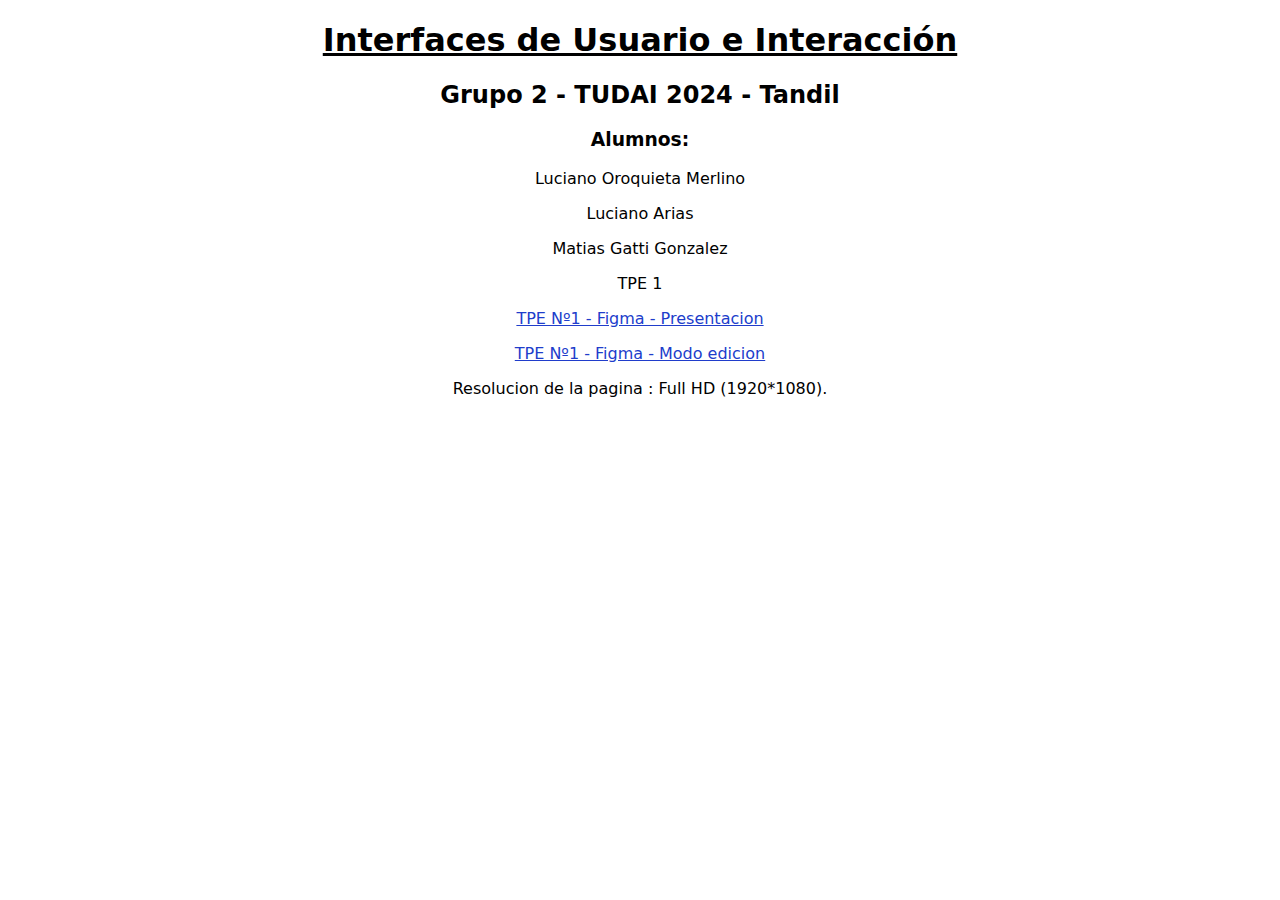
<file: TP1/index.html>
<!DOCTYPE html>
<html lang="en">
<head>
    <meta charset="UTF-8">
    <meta name="viewport" content="width=device-width, initial-scale=1.0">
    <link rel="stylesheet" href="css/index.css">
    <title>Interfaces Usuario</title>
</head>
<body>

    <h1>Interfaces de Usuario e Interacción</h1>
    <h2>Grupo 2 - TUDAI 2024 - Tandil</h2>
    <h3>Alumnos:</h3>

    <p>Luciano Oroquieta Merlino</p>
    <p>Luciano Arias</p>
    <p>Matias Gatti Gonzalez</p>

    <p>TPE 1</p>
    <p><a href="https://www.figma.com/proto/sbBD2GFxCWKEqTM7KmpB4m/Design-System?node-id=134-2225&node-type=canvas&t=8zNNGYus7DAz2JIQ-0&scaling=min-zoom&content-scaling=fixed&page-id=3%3A653&starting-point-node-id=134%3A2225">TPE Nº1 - Figma - Presentacion</a></p>
    <p><a href="https://www.figma.com/design/sbBD2GFxCWKEqTM7KmpB4m/Design-System?node-id=0-1&t=8zNNGYus7DAz2JIQ-1">TPE Nº1 - Figma - Modo edicion</a></p>


    <p>Resolucion de la pagina : Full HD (1920*1080).</p>
    
</body>
</html>
</file>
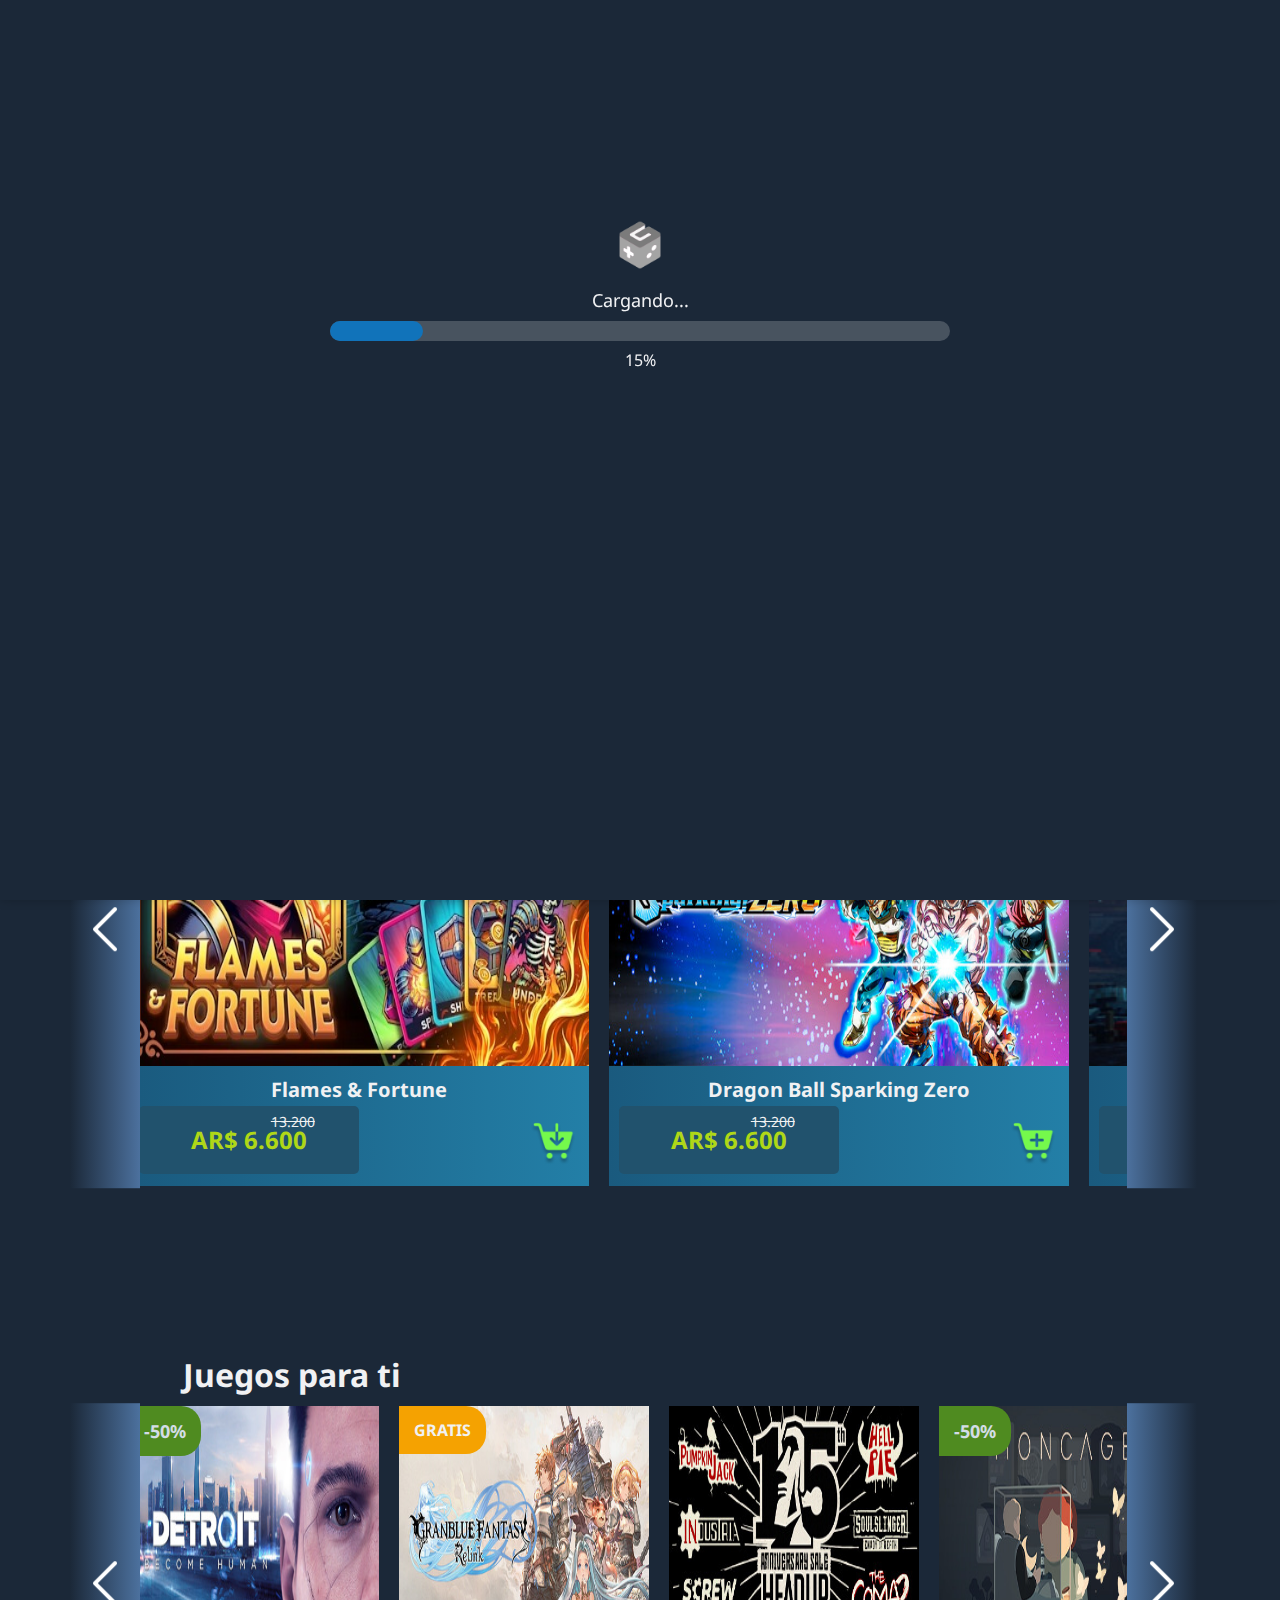
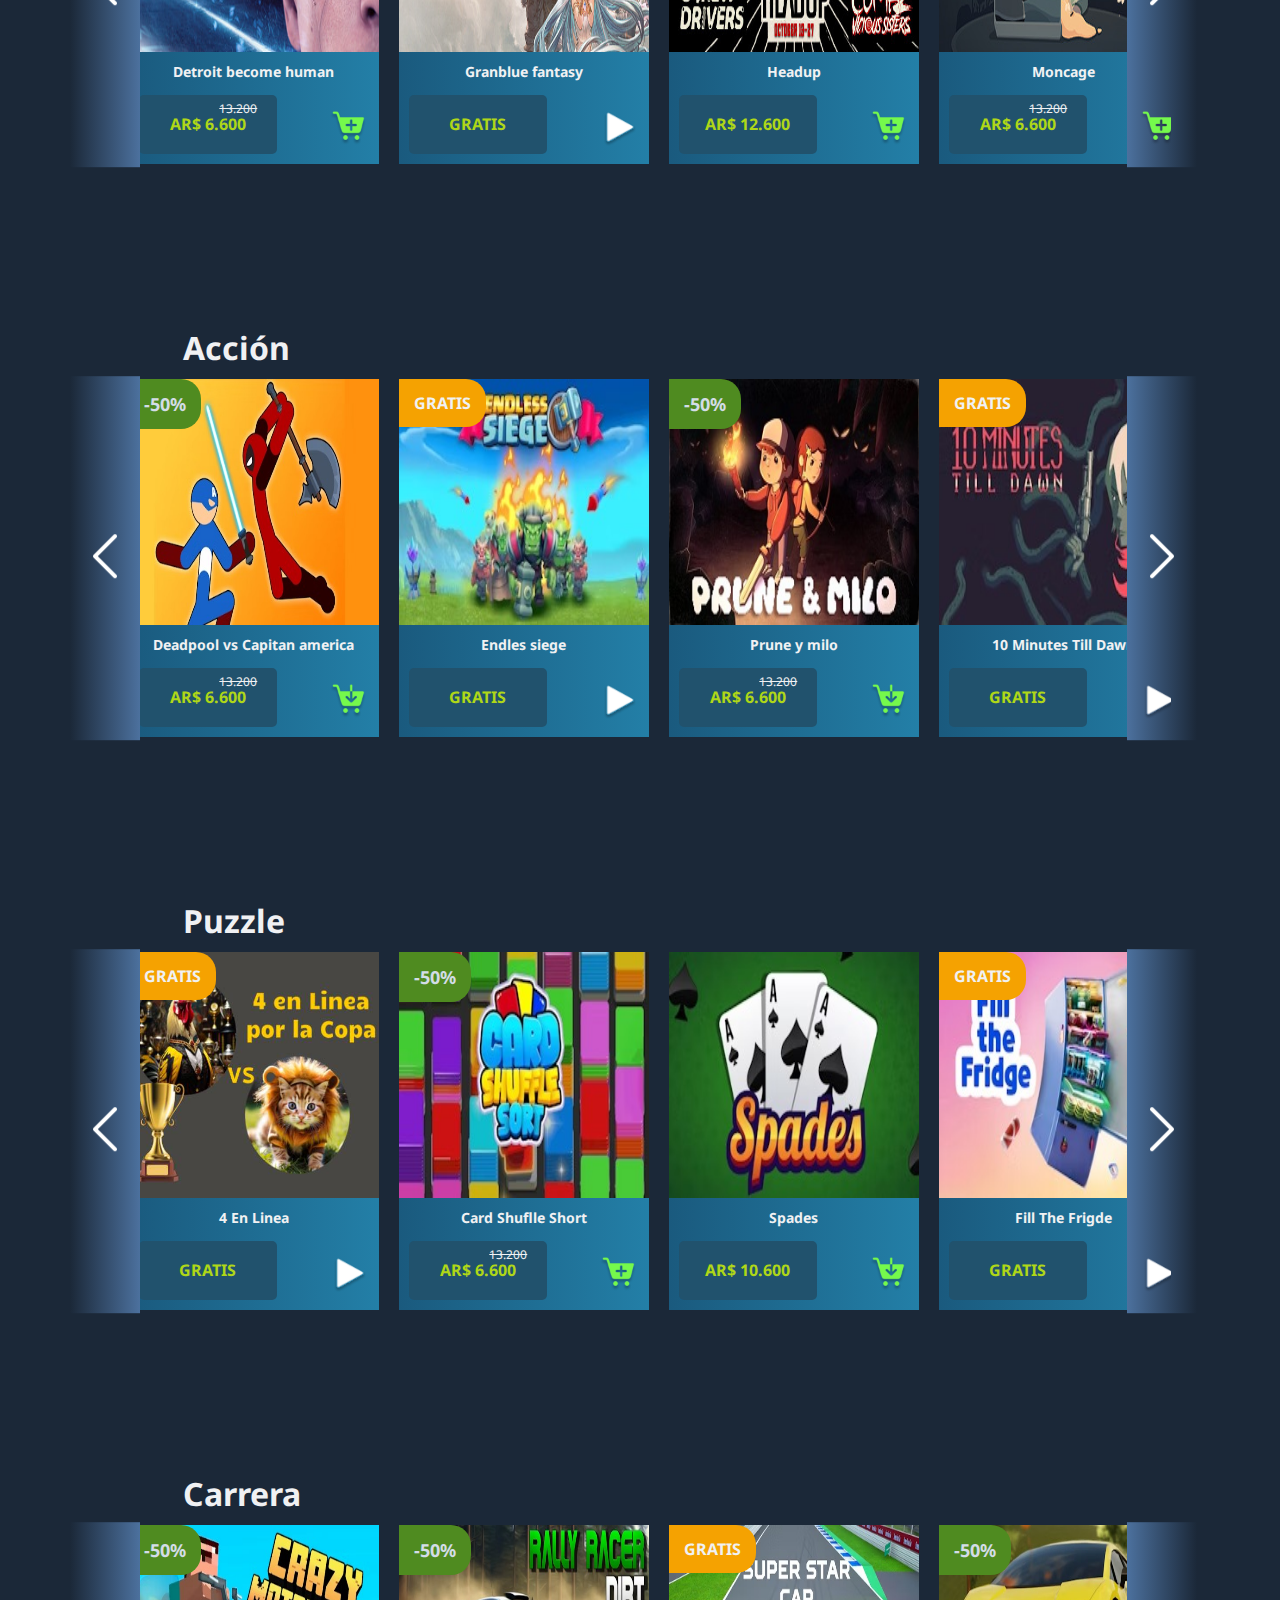
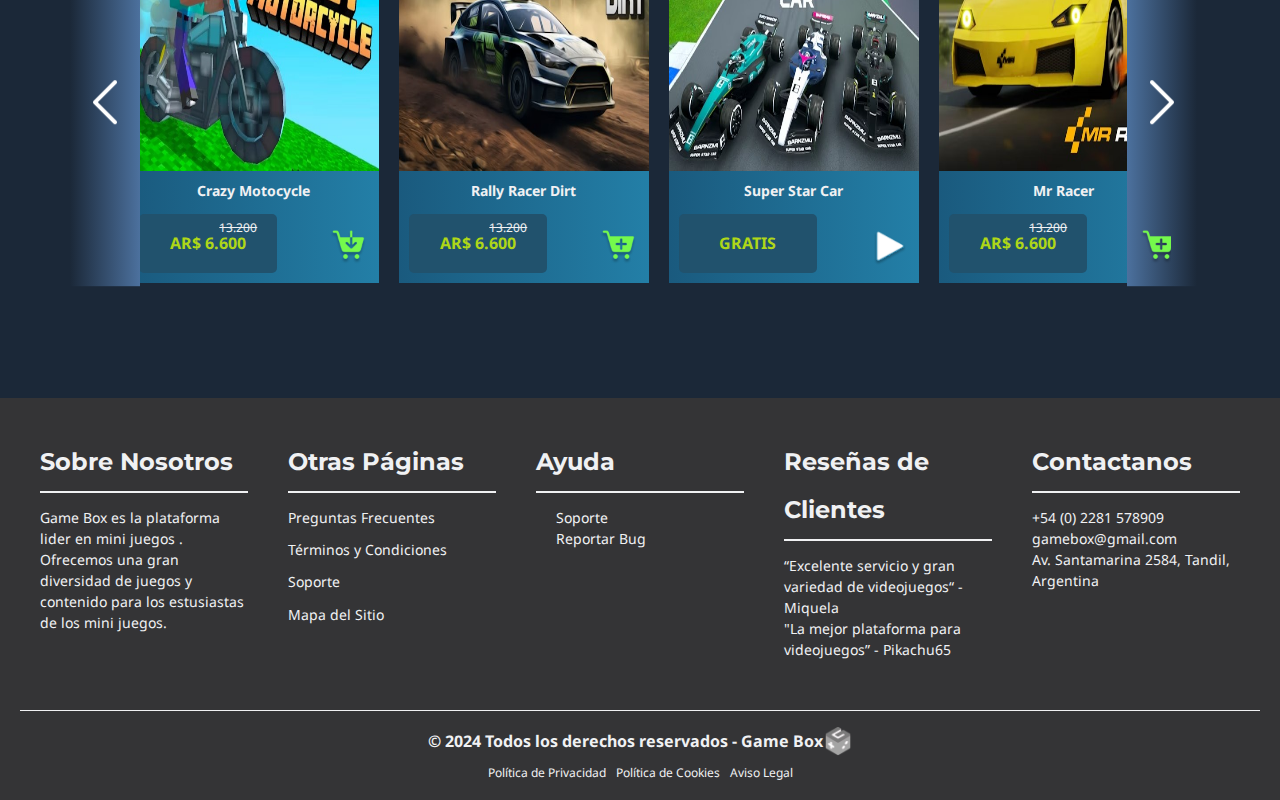
<file: TP2/index.html>
<!DOCTYPE html>
<html lang="en">

<head>
    <meta charset="UTF-8">
    <meta name="viewport" content="width=device-width, initial-scale=1.0">
    <link rel="stylesheet" href="css/style.css">
    <link rel="stylesheet" href="css/normalize.css">
    <link rel="preconnect" href="https://fonts.googleapis.com">
    <link rel="preconnect" href="https://fonts.gstatic.com" crossorigin>
    <link rel="icon" href="img/iconos/logo.png">
    <link href="https://fonts.googleapis.com/css2?family=Noto+Sans:ital,wght@0,100..900;1,100..900&display=swap"
        rel="stylesheet">
    <link href="https://fonts.googleapis.com/css2?family=Montserrat:ital,wght@0,100..900;1,100..900&display=swap"
        rel="stylesheet">
    <title>Game Box</title>
</head>

<body>

    <div class="loading-container">
        <div class="loading-animation"></div>
        <div class="loading-text">Cargando...</div>
        <div class="loading-progress">
            <div class="loading-bar"></div>
        </div>
        <div class="loading-percentage">0%</div>
    </div>



        <header class="container-main">
        <div class="container-header">
            <img id="menu-hamburguesa" class="container-header__menu-hamburguesa menu-desplegado--active"
                src="img/iconos/menu hamburguesa.png" alt="menu hamburguesa">
            <img class="container-header__equis__menu-hamburguesa menu-desplegable--active" src="img/equis.png" alt="">
            <nav class="nav">
                <ul class="nav__list">
                    <li class="nav__item">
                        <button class="btn-menu">
                            <a href="index.html">Inicio</a>
                        </button>
                    </li>
                    <li class="nav__item">
                        <button class="btn-menu">
                            <a href="juego.html">4 en línea</a>
                        </button>
                    </li>
                    <li class="nav__item">
                        <button class="btn-menu">
                            <a href="#para-ti">Juegos Para Ti</a>
                        </button>
                    </li>
                    <li class="nav__item">
                        <button class="btn-menu">
                            <a href="#puzzle">Puzzle</a>
                        </button>
                    </li>
                    <li class="nav__item">
                        <button class="btn-menu">
                            <a href="#ofertas">Ofertas</a>
                        </button>
                    </li>
                    <li class="nav__item">
                        <button class="btn-menu">
                            <a href="#carrera">Carrera</a>
                        </button>
                    </li>
                    <li class="nav__item">
                        <button class="btn-menu">
                            <a href="#accion">Acción</a>
                        </button>
                    </li>
                </ul>
            </nav>
            <img class="container-header__lupa-header" src="img/iconos/lupa.svg" alt="lupa-busqueda">
            <a href="index.html">
                <h1>GameBox</h1>
                <img class="container-header__logo-header" src="img/iconos/logo.png" alt="logo">
            </a>
        </div>



        <div class="container-search">
            <input class="container-search__btn" placeholder="Buscar Juego"></input>
        </div>


        <div class="container-carrito-perfil">
            <img id="cart-buy" class="container-carrito-perfil__cart-img carrito-desplegable--active"
                src="img/iconos/Set iconos.svg" alt="carrito compras">
            <div class="cart-container">
                <ul class="cart-list">
                    <li class="cart-item">
                        <span class="cart-item-title">4 en linea</span>
                        <span class="cart-item-price">0$</span>
                        <img src="img/img-menu-carrito/Rectangle 4.svg" class="cart-item-img" alt="Jewells">

                        <button class="remove-item-btn">🗑️</button>
                    </li>
                    <li class="cart-item">
                        <span class="cart-item-title">Jewells</span>
                        <span class="cart-item-price">4000$</span>
                        <img src="img/img-menu-carrito/Rectangle 4 (1).svg" class="cart-item-img" alt="4 en linea">
                        <button class="remove-item-btn">🗑️</button>
                    </li>
                    <li class="cart-item">
                        <span class="cart-item-title">Spades</span>
                        <span class="cart-item-price">10.000$</span>
                        <img src="img/img-menu-carrito/Rectangle 4 (2).svg" class="cart-item-img" alt="Spades">
                        <button class="remove-item-btn">🗑️</button>
                    </li>
                </ul>
                <div class="cart-subtotal">
                    <span>Subtotal: $14.000</span>
                </div>
                <button class="button button__submit button__lightblue">Finalizar Compra</button>
            </div>
            <img id="perfil" class="container-carrito-perfil__user-img" src="img/iconos/advincula.svg"
                alt="perfil usuario" srcset="">
            <div class="container-carrito-perfil__state-user"></div>
            <nav class="nav-perfil" id="nav-perfil">
                <ul>
                    <li class="nav__item">
                        <button class="btn-menu">
                            <a href="#">Mi perfil</a>
                        </button>
                    </li>
                    <li class="nav__item">
                        <button class="btn-menu">
                            <a href="#">Mi carrito</a>
                        </button>
                    </li>
                    <li class="nav__item">
                        <button class="btn-menu">
                            <a href="#">Favoritos</a>
                        </button>
                    </li>
                    <li class="nav__item">
                        <button class="btn-menu">
                            <a href="#">Configuracion</a>
                        </button>
                    </li>
                    <li class="nav__item">
                        <button class="btn-menu">
                            <a href="form/login.html">Cerrar Sesion</a>
                        </button>
                    </li>
                </ul>
            </nav>
        </div>
        </header>

        <main class="background-menu">

        <section class="slider-wrapper">
            <img class="slide-arrow" id="slide-arrow-prev" src="img/galeria/Flechas Izquierda.svg" alt="">
            <img class="slide-arrow" id="slide-arrow-next" src="img/galeria/Flechas Derecha.svg" alt="">

            <ul class="slides-container" id="slides-container">
                <li class="slide">
                    <div class="btn-play-container">
                        <a class="btn-content" href="#">
                            <span class="btn-title">Jugar</span>
                            <span class="icon-arrow">
                                <svg width="66px" height="43px" viewBox="0 0 66 43" version="1.1"
                                    xmlns="http://www.w3.org/2000/svg" xmlns:xlink="http://www.w3.org/1999/xlink">
                                    <g id="arrow" stroke="none" stroke-width="1" fill="none" fill-rule="evenodd">
                                        <path id="arrow-icon-one"
                                            d="M40.1543933,3.89485454 L43.9763149,0.139296592 C44.1708311,-0.0518420739 44.4826329,-0.0518571125 44.6771675,0.139262789 L65.6916134,20.7848311 C66.0855801,21.1718824 66.0911863,21.8050225 65.704135,22.1989893 C65.7000188,22.2031791 65.6958657,22.2073326 65.6916762,22.2114492 L44.677098,42.8607841 C44.4825957,43.0519059 44.1708242,43.0519358 43.9762853,42.8608513 L40.1545186,39.1069479 C39.9575152,38.9134427 39.9546793,38.5968729 40.1481845,38.3998695 C40.1502893,38.3977268 40.1524132,38.395603 40.1545562,38.3934985 L56.9937789,21.8567812 C57.1908028,21.6632968 57.193672,21.3467273 57.0001876,21.1497035 C56.9980647,21.1475418 56.9959223,21.1453995 56.9937605,21.1432767 L40.1545208,4.60825197 C39.9574869,4.41477773 39.9546013,4.09820839 40.1480756,3.90117456 C40.1501626,3.89904911 40.1522686,3.89694235 40.1543933,3.89485454 Z"
                                            fill="#FFFFFF"></path>
                                        <path id="arrow-icon-two"
                                            d="M20.1543933,3.89485454 L23.9763149,0.139296592 C24.1708311,-0.0518420739 24.4826329,-0.0518571125 24.6771675,0.139262789 L45.6916134,20.7848311 C46.0855801,21.1718824 46.0911863,21.8050225 45.704135,22.1989893 C45.7000188,22.2031791 45.6958657,22.2073326 45.6916762,22.2114492 L24.677098,42.8607841 C24.4825957,43.0519059 24.1708242,43.0519358 23.9762853,42.8608513 L20.1545186,39.1069479 C19.9575152,38.9134427 19.9546793,38.5968729 20.1481845,38.3998695 C20.1502893,38.3977268 20.1524132,38.395603 20.1545562,38.3934985 L36.9937789,21.8567812 C37.1908028,21.6632968 37.193672,21.3467273 37.0001876,21.1497035 C36.9980647,21.1475418 36.9959223,21.1453995 36.9937605,21.1432767 L20.1545208,4.60825197 C19.9574869,4.41477773 19.9546013,4.09820839 20.1480756,3.90117456 C20.1501626,3.89904911 20.1522686,3.89694235 20.1543933,3.89485454 Z"
                                            fill="#FFFFFF"></path>
                                        <path id="arrow-icon-three"
                                            d="M0.154393339,3.89485454 L3.97631488,0.139296592 C4.17083111,-0.0518420739 4.48263286,-0.0518571125 4.67716753,0.139262789 L25.6916134,20.7848311 C26.0855801,21.1718824 26.0911863,21.8050225 25.704135,22.1989893 C25.7000188,22.2031791 25.6958657,22.2073326 25.6916762,22.2114492 L4.67709797,42.8607841 C4.48259567,43.0519059 4.17082418,43.0519358 3.97628526,42.8608513 L0.154518591,39.1069479 C-0.0424848215,38.9134427 -0.0453206733,38.5968729 0.148184538,38.3998695 C0.150289256,38.3977268 0.152413239,38.395603 0.154556228,38.3934985 L16.9937789,21.8567812 C17.1908028,21.6632968 17.193672,21.3467273 17.0001876,21.1497035 C16.9980647,21.1475418 16.9959223,21.1453995 16.9937605,21.1432767 L0.15452076,4.60825197 C-0.0425130651,4.41477773 -0.0453986756,4.09820839 0.148075568,3.90117456 C0.150162624,3.89904911 0.152268631,3.89694235 0.154393339,3.89485454 Z"
                                            fill="#FFFFFF"></path>
                                    </g>
                                </svg>
                            </span>
                        </a>
                    </div>
                </li>
                <li class="slide">
                    <div class="btn-play-container">
                        <a class="btn-content" href="#">
                            <span class="btn-title">Jugar</span>
                            <span class="icon-arrow">
                                <svg width="66px" height="43px" viewBox="0 0 66 43" version="1.1"
                                    xmlns="http://www.w3.org/2000/svg" xmlns:xlink="http://www.w3.org/1999/xlink">
                                    <g id="arrow" stroke="none" stroke-width="1" fill="none" fill-rule="evenodd">
                                        <path id="arrow-icon-one"
                                            d="M40.1543933,3.89485454 L43.9763149,0.139296592 C44.1708311,-0.0518420739 44.4826329,-0.0518571125 44.6771675,0.139262789 L65.6916134,20.7848311 C66.0855801,21.1718824 66.0911863,21.8050225 65.704135,22.1989893 C65.7000188,22.2031791 65.6958657,22.2073326 65.6916762,22.2114492 L44.677098,42.8607841 C44.4825957,43.0519059 44.1708242,43.0519358 43.9762853,42.8608513 L40.1545186,39.1069479 C39.9575152,38.9134427 39.9546793,38.5968729 40.1481845,38.3998695 C40.1502893,38.3977268 40.1524132,38.395603 40.1545562,38.3934985 L56.9937789,21.8567812 C57.1908028,21.6632968 57.193672,21.3467273 57.0001876,21.1497035 C56.9980647,21.1475418 56.9959223,21.1453995 56.9937605,21.1432767 L40.1545208,4.60825197 C39.9574869,4.41477773 39.9546013,4.09820839 40.1480756,3.90117456 C40.1501626,3.89904911 40.1522686,3.89694235 40.1543933,3.89485454 Z"
                                            fill="#FFFFFF"></path>
                                        <path id="arrow-icon-two"
                                            d="M20.1543933,3.89485454 L23.9763149,0.139296592 C24.1708311,-0.0518420739 24.4826329,-0.0518571125 24.6771675,0.139262789 L45.6916134,20.7848311 C46.0855801,21.1718824 46.0911863,21.8050225 45.704135,22.1989893 C45.7000188,22.2031791 45.6958657,22.2073326 45.6916762,22.2114492 L24.677098,42.8607841 C24.4825957,43.0519059 24.1708242,43.0519358 23.9762853,42.8608513 L20.1545186,39.1069479 C19.9575152,38.9134427 19.9546793,38.5968729 20.1481845,38.3998695 C20.1502893,38.3977268 20.1524132,38.395603 20.1545562,38.3934985 L36.9937789,21.8567812 C37.1908028,21.6632968 37.193672,21.3467273 37.0001876,21.1497035 C36.9980647,21.1475418 36.9959223,21.1453995 36.9937605,21.1432767 L20.1545208,4.60825197 C19.9574869,4.41477773 19.9546013,4.09820839 20.1480756,3.90117456 C20.1501626,3.89904911 20.1522686,3.89694235 20.1543933,3.89485454 Z"
                                            fill="#FFFFFF"></path>
                                        <path id="arrow-icon-three"
                                            d="M0.154393339,3.89485454 L3.97631488,0.139296592 C4.17083111,-0.0518420739 4.48263286,-0.0518571125 4.67716753,0.139262789 L25.6916134,20.7848311 C26.0855801,21.1718824 26.0911863,21.8050225 25.704135,22.1989893 C25.7000188,22.2031791 25.6958657,22.2073326 25.6916762,22.2114492 L4.67709797,42.8607841 C4.48259567,43.0519059 4.17082418,43.0519358 3.97628526,42.8608513 L0.154518591,39.1069479 C-0.0424848215,38.9134427 -0.0453206733,38.5968729 0.148184538,38.3998695 C0.150289256,38.3977268 0.152413239,38.395603 0.154556228,38.3934985 L16.9937789,21.8567812 C17.1908028,21.6632968 17.193672,21.3467273 17.0001876,21.1497035 C16.9980647,21.1475418 16.9959223,21.1453995 16.9937605,21.1432767 L0.15452076,4.60825197 C-0.0425130651,4.41477773 -0.0453986756,4.09820839 0.148075568,3.90117456 C0.150162624,3.89904911 0.152268631,3.89694235 0.154393339,3.89485454 Z"
                                            fill="#FFFFFF"></path>
                                    </g>
                                </svg>
                            </span>
                        </a>
                    </div>
                </li>
                <li class="slide">
                    <div class="btn-play-container">
                        <a class="btn-content" href="juego.html">
                            <span class="btn-title">Jugar</span>
                            <span class="icon-arrow">
                                <svg width="66px" height="43px" viewBox="0 0 66 43" version="1.1"
                                    xmlns="http://www.w3.org/2000/svg" xmlns:xlink="http://www.w3.org/1999/xlink">
                                    <g id="arrow" stroke="none" stroke-width="1" fill="none" fill-rule="evenodd">
                                        <path id="arrow-icon-one"
                                            d="M40.1543933,3.89485454 L43.9763149,0.139296592 C44.1708311,-0.0518420739 44.4826329,-0.0518571125 44.6771675,0.139262789 L65.6916134,20.7848311 C66.0855801,21.1718824 66.0911863,21.8050225 65.704135,22.1989893 C65.7000188,22.2031791 65.6958657,22.2073326 65.6916762,22.2114492 L44.677098,42.8607841 C44.4825957,43.0519059 44.1708242,43.0519358 43.9762853,42.8608513 L40.1545186,39.1069479 C39.9575152,38.9134427 39.9546793,38.5968729 40.1481845,38.3998695 C40.1502893,38.3977268 40.1524132,38.395603 40.1545562,38.3934985 L56.9937789,21.8567812 C57.1908028,21.6632968 57.193672,21.3467273 57.0001876,21.1497035 C56.9980647,21.1475418 56.9959223,21.1453995 56.9937605,21.1432767 L40.1545208,4.60825197 C39.9574869,4.41477773 39.9546013,4.09820839 40.1480756,3.90117456 C40.1501626,3.89904911 40.1522686,3.89694235 40.1543933,3.89485454 Z"
                                            fill="#FFFFFF"></path>
                                        <path id="arrow-icon-two"
                                            d="M20.1543933,3.89485454 L23.9763149,0.139296592 C24.1708311,-0.0518420739 24.4826329,-0.0518571125 24.6771675,0.139262789 L45.6916134,20.7848311 C46.0855801,21.1718824 46.0911863,21.8050225 45.704135,22.1989893 C45.7000188,22.2031791 45.6958657,22.2073326 45.6916762,22.2114492 L24.677098,42.8607841 C24.4825957,43.0519059 24.1708242,43.0519358 23.9762853,42.8608513 L20.1545186,39.1069479 C19.9575152,38.9134427 19.9546793,38.5968729 20.1481845,38.3998695 C20.1502893,38.3977268 20.1524132,38.395603 20.1545562,38.3934985 L36.9937789,21.8567812 C37.1908028,21.6632968 37.193672,21.3467273 37.0001876,21.1497035 C36.9980647,21.1475418 36.9959223,21.1453995 36.9937605,21.1432767 L20.1545208,4.60825197 C19.9574869,4.41477773 19.9546013,4.09820839 20.1480756,3.90117456 C20.1501626,3.89904911 20.1522686,3.89694235 20.1543933,3.89485454 Z"
                                            fill="#FFFFFF"></path>
                                        <path id="arrow-icon-three"
                                            d="M0.154393339,3.89485454 L3.97631488,0.139296592 C4.17083111,-0.0518420739 4.48263286,-0.0518571125 4.67716753,0.139262789 L25.6916134,20.7848311 C26.0855801,21.1718824 26.0911863,21.8050225 25.704135,22.1989893 C25.7000188,22.2031791 25.6958657,22.2073326 25.6916762,22.2114492 L4.67709797,42.8607841 C4.48259567,43.0519059 4.17082418,43.0519358 3.97628526,42.8608513 L0.154518591,39.1069479 C-0.0424848215,38.9134427 -0.0453206733,38.5968729 0.148184538,38.3998695 C0.150289256,38.3977268 0.152413239,38.395603 0.154556228,38.3934985 L16.9937789,21.8567812 C17.1908028,21.6632968 17.193672,21.3467273 17.0001876,21.1497035 C16.9980647,21.1475418 16.9959223,21.1453995 16.9937605,21.1432767 L0.15452076,4.60825197 C-0.0425130651,4.41477773 -0.0453986756,4.09820839 0.148075568,3.90117456 C0.150162624,3.89904911 0.152268631,3.89694235 0.154393339,3.89485454 Z"
                                            fill="#FFFFFF"></path>
                                    </g>
                                </svg>
                            </span>
                        </a>
                    </div>
                </li>
            </ul>
        </section>

        <section id="ofertas">
            <h1>Ofertas</h1>
            <div class="carrusel-wrapper">
                <div class="scrolling-buttons-container">
                    <span class="scrolling-button-left"><img src="img/detalle card/flecha-izquierda-carrusel.png"
                            alt=""></span>
                    <span class="scrolling-button-right"><img src="img/detalle card/flecha-derecha-carrusel.png"
                            alt=""></span>
                </div>
            </div>
            <div class="scrolling-container">
                <div class="scrolling-card">
                    <img src="img/ofertas/0AwPiIkb0URZCNbL.jpg" alt="">
                    <div class="game-info">
                        <span class="discount-badge">-50%</span>
                        <h3 class="game-title">Flames & Fortune</h3>

                        <div class="details-card-container">
                            <p class="game-offer">13.200</p>
                            <p class="game-price">AR$ 6.600</p>
                            <img class="carrito-compra carrito-compra-toggle" src="img/detalle card/Agregar.png" alt="">
                        </div>
                    </div>

                </div>

                <div class="scrolling-card">
                    <img src="img/ofertas/dbzsz.jpg" alt="">
                    <div class="game-info">
                        <span class="discount-badge">-50%</span>
                        <h3 class="game-title">Dragon Ball Sparking Zero</h3>
                        <div class="details-card-container">
                            <p class="game-offer">13.200</p>
                            <p class="game-price">AR$ 6.600</p>
                            <img class="carrito-compra carrito-compra-toggle"
                                src="img/detalle card/Add Shopping Cart.png" alt="">
                        </div>
                    </div>
                </div>
                <div class="scrolling-card">
                    <img src="img/teardown.jpg" alt="">
                    <div class="game-info">
                        <span class="discount-badge">-50%</span>
                        <h3 class="game-title">Teardown</h3>
                        <div class="details-card-container">
                            <p class="game-offer">13.200</p>
                            <p class="game-price">AR$ 6.600</p>
                            <img class="carrito-compra carrito-compra-toggle" src="img/detalle card/Agregar.png" alt="">
                        </div>
                    </div>
                </div>
                <div class="scrolling-card">
                    <img src="img/ofertas/spotlight_image_english.jpg" alt="">
                    <div class="game-info">
                        <span class="discount-badge">-50%</span>
                        <h3 class="game-title">Power Bash Simulator</h3>
                        <div class="details-card-container">
                            <p class="game-offer">13.200</p>
                            <p class="game-price">AR$ 6.600</p>
                            <img class="carrito-compra carrito-compra-toggle"
                                src="img/detalle card/Add Shopping Cart.png" alt="">
                        </div>
                    </div>
                </div>
                <div class="scrolling-card">
                    <img src="img/ofertas/spotlight_image_spanish.jpg" alt="">
                    <div class="game-info">
                        <span class="discount-badge">-50%</span>
                        <h3 class="game-title">Kingdom Two Crows</h3>
                        <div class="details-card-container">
                            <p class="game-offer">13.200</p>
                            <p class="game-price">AR$ 6.600</p>
                            <img class="carrito-compra carrito-compra-toggle"
                                src="img/detalle card/Add Shopping Cart.png" alt="">
                        </div>
                    </div>
                </div>
                <div class="scrolling-card">
                    <img src="img/juegos para ti/detroit.jpg" alt="">
                    <div class="game-info">
                        <span class="discount-badge">-50%</span>
                        <h3 class="game-title">Detroit Become Human</h3>
                        <div class="details-card-container">
                            <p class="game-offer">13.200</p>
                            <p class="game-price">AR$ 6.600</p>
                            <img class="carrito-compra carrito-compra-toggle"
                                src="img/detalle card/Add Shopping Cart.png" alt="">
                        </div>
                    </div>
                </div>
            </div>
        </section>



        <section id="para-ti" class="carrusel-small">
            <h1>Juegos para ti</h1>
            <div class="carrusel-wrapper">
                <div class="scrolling-buttons-container">
                    <span class="scrolling-button-left-small"><img src="img/detalle card/flecha-izquierda-carrusel.png"
                            alt=""></span>
                    <span class="scrolling-button-right-small"><img src="img/detalle card/flecha-derecha-carrusel.png"
                            alt=""></span>
                </div>
            </div>
            <div class="scrolling-container-small">
                <div class="scrolling-card">
                    <img src="img/juegos para ti/detroit.jpg" alt="">
                    <div class="game-info">
                        <span class="discount-badge">-50%</span>
                        <h3 class="game-title">Detroit become human</h3>
                        <div class="details-card-container">
                            <p class="game-offer">13.200</p>
                            <p class="game-price">AR$ 6.600</p>
                            <img class="carrito-compra carrito-compra-toggle"
                                src="img/detalle card/Add Shopping Cart.png" alt="">
                        </div>
                    </div>
                </div>

                <div class="scrolling-card">
                    <img src="img/juegos para ti/granblue fantasy.jpg" alt="">
                    <div class="game-info">
                        <span class="free">GRATIS</span>
                        <h3 class="game-title">Granblue fantasy</h3>
                        <div class="details-card-container">
                            <p class="game-price">GRATIS</p>
                            <img class="carrito-compra" src="img/detalle card/Play.svg" alt="">
                        </div>
                    </div>
                </div>
                <div class="scrolling-card">
                    <img src="img/juegos para ti/header.jpg" alt="">
                    <div class="game-info">

                        <h3 class="game-title">Headup</h3>
                        <div class="details-card-container">
                            <p class="game-price">AR$ 12.600</p>
                            <img class="carrito-compra carrito-compra-toggle"
                                src="img/detalle card/Add Shopping Cart.png" alt="">
                        </div>
                    </div>
                </div>
                <div class="scrolling-card">
                    <img src="img/juegos para ti/moncage.jpg" alt="">
                    <div class="game-info">
                        <span class="discount-badge">-50%</span>
                        <h3 class="game-title">Moncage</h3>
                        <div class="details-card-container">
                            <p class="game-offer">13.200</p>
                            <p class="game-price">AR$ 6.600</p>
                            <img class="carrito-compra carrito-compra-toggle"
                                src="img/detalle card/Add Shopping Cart.png" alt="">
                        </div>
                    </div>
                </div>
                <div class="scrolling-card">
                    <img src="img/puzzle/4 en linea.jpg" alt="">
                    <div class="game-info">
                        <span class="free">GRATIS</span>
                        <h3 class="game-title">4 en linea</h3>
                        <div class="details-card-container">
                            <p class="game-price">GRATIS</p>
                            <img class="carrito-compra " src="img/detalle card/Play.svg" alt="">
                        </div>
                    </div>
                </div>
                <div class="scrolling-card">
                    <img src="img/juegos para ti/planet-crafter.jpg" alt="">
                    <div class="game-info">
                        <span class="discount-badge">-50%</span>
                        <h3 class="game-title">Planet Crafter</h3>
                        <div class="details-card-container">
                            <p class="game-offer">13.200</p>
                            <p class="game-price">AR$ 6.600</p>
                            <img class="carrito-compra carrito-compra-toggle"
                                src="img/detalle card/Add Shopping Cart.png" alt="">
                        </div>
                    </div>
                </div>
                <div class="scrolling-card">
                    <img src="img/juegos para ti/stardew valley.jpg" alt="">
                    <div class="game-info">
                        <span class="discount-badge">-50%</span>
                        <h3 class="game-title">Stardew valley</h3>
                        <div class="details-card-container">
                            <p class="game-offer">13.200</p>
                            <p class="game-price">AR$ 6.600</p>
                            <img class="carrito-compra carrito-compra-toggle"
                                src="img/detalle card/Add Shopping Cart.png" alt="">
                        </div>
                    </div>
                </div>
                <div class="scrolling-card">
                    <img src="img/juegos para ti/suicide of rachel foster.jpg" alt="">
                    <div class="game-info">
                        <span class="discount-badge">-50%</span>
                        <h3 class="game-title">Suicide of Rachel foster</h3>
                        <div class="details-card-container">
                            <p class="game-offer">13.200</p>
                            <p class="game-price">AR$ 6.600</p>
                            <img class="carrito-compra carrito-compra-toggle"
                                src="img/detalle card/Add Shopping Cart.png" alt="">
                        </div>
                    </div>
                </div>
                <div class="scrolling-card">
                    <img src="img/juegos para ti/timberborn.jpg" alt="">
                    <div class="game-info">
                        <span class="discount-badge">-50%</span>
                        <h3 class="game-title">Timberborn</h3>
                        <div class="details-card-container">
                            <p class="game-offer">13.200</p>
                            <p class="game-price">AR$ 6.600</p>
                            <img class="carrito-compra carrito-compra-toggle"
                                src="img/detalle card/Add Shopping Cart.png" alt="">
                        </div>
                    </div>
                </div>
            </div>
            <h1>Acción</h1>
            <div id="accion" class="carrusel-wrapper">
                <div class="scrolling-buttons-container">
                    <span class="scrolling-button-left-small"><img src="img/detalle card/flecha-izquierda-carrusel.png"
                            alt=""></span>
                    <span class="scrolling-button-right-small"><img src="img/detalle card/flecha-derecha-carrusel.png"
                            alt=""></span>
                </div>
            </div>
            <div class="scrolling-container-small">
                <div class="scrolling-card">
                    <img src="img/accion/A9GSpP2x2rb3DBA2.jpg" alt="">
                    <div class="game-info">
                        <span class="discount-badge">-50%</span>
                        <h3 class="game-title">Deadpool vs Capitan america</h3>
                        <div class="details-card-container">
                            <p class="game-offer">13.200</p>
                            <p class="game-price">AR$ 6.600</p>
                            <img class="carrito-compra carrito-compra-toggle" src="img/detalle card/Agregar.png" alt="">
                        </div>
                    </div>
                </div>

                <div class="scrolling-card">
                    <img src="img/accion/cover-1616585352806.jpeg" alt="">
                    <div class="game-info">
                        <span class="free">GRATIS</span>
                        <h3 class="game-title">Endles siege</h3>
                        <div class="details-card-container">

                            <p class="game-price">GRATIS</p>
                            <img class="carrito-compra" src="img/detalle card/Play.svg" alt="">
                        </div>
                    </div>
                </div>
                <div class="scrolling-card">
                    <img src="img/juegos para ti/oZ8noqVf5qW6PqyO.jpg" alt="">
                    <div class="game-info">
                        <span class="discount-badge">-50%</span>
                        <h3 class="game-title">Prune y milo</h3>
                        <div class="details-card-container">
                            <p class="game-offer">13.200</p>
                            <p class="game-price">AR$ 6.600</p>
                            <img class="carrito-compra carrito-compra-toggle" src="img/detalle card/Agregar.png" alt="">
                        </div>
                    </div>
                </div>
                <div class="scrolling-card">
                    <img src="img/accion/cover-1652811077990.png" alt="">
                    <div class="game-info">
                        <span class="free">GRATIS</span>
                        <h3 class="game-title">10 Minutes Till Dawn</h3>
                        <div class="details-card-container">

                            <p class="game-price">GRATIS</p>
                            <img class="carrito-compra " src="img/detalle card/Play.svg" alt="">
                        </div>
                    </div>
                </div>
                <div class="scrolling-card">
                    <img src="img/accion/intvXasyFErkaIxg.jpg" alt="">
                    <div class="game-info">
                        <span class="discount-badge">-50%</span>
                        <h3 class="game-title">Bloc Ops</h3>
                        <div class="details-card-container">
                            <p class="game-offer">13.200</p>
                            <p class="game-price">AR$ 6.600</p>
                            <img class="carrito-compra carrito-compra-toggle"
                                src="img/detalle card/Add Shopping Cart.png" alt="">
                        </div>
                    </div>
                </div>
                <div class="scrolling-card">
                    <img src="img/accion/kt9G4ZKusR0rE8HF.jpg" alt="">
                    <div class="game-info">
                        <span class="discount-badge">-50%</span>
                        <h3 class="game-title">Stickman World Ward</h3>
                        <div class="details-card-container">
                            <p class="game-offer">13.200</p>
                            <p class="game-price">AR$ 6.600</p>
                            <img class="carrito-compra carrito-compra-toggle"
                                src="img/detalle card/Add Shopping Cart.png" alt="">
                        </div>
                    </div>
                </div>
                <div class="scrolling-card">
                    <img src="img/accion/OcARhHsXz2maCo82.jpg" alt="">
                    <div class="game-info">
                        <span class="discount-badge">-50%</span>
                        <h3 class="game-title">Cyberdino</h3>
                        <div class="details-card-container">
                            <p class="game-offer">13.200</p>
                            <p class="game-price">AR$ 6.600</p>
                            <img class="carrito-compra carrito-compra-toggle"
                                src="img/detalle card/Add Shopping Cart.png" alt="">
                        </div>
                    </div>
                </div>
                <div class="scrolling-card">
                    <img src="img/accion/oJmB80CVxb3u06y3.jpg" alt="">
                    <div class="game-info">
                        <span class="discount-badge">-50%</span>
                        <h3 class="game-title">Age Of Tanks</h3>
                        <div class="details-card-container">
                            <p class="game-offer">13.200</p>
                            <p class="game-price">AR$ 6.600</p>
                            <img class="carrito-compra carrito-compra-toggle"
                                src="img/detalle card/Add Shopping Cart.png" alt="">
                        </div>
                    </div>
                </div>
                <div class="scrolling-card">
                    <img src="img/accion/Tb5VJuebxyJDJ8XQ.jpg" alt="">
                    <div class="game-info">
                        <span class="discount-badge">-50%</span>
                        <h3 class="game-title">LurdsedTreasure 2</h3>
                        <div class="details-card-container">
                            <p class="game-offer">13.200</p>
                            <p class="game-price">AR$ 6.600</p>
                            <img class="carrito-compra carrito-compra-toggle"
                                src="img/detalle card/Add Shopping Cart.png" alt="">
                        </div>
                    </div>
                </div>
            </div>
            <h1>Puzzle</h1>
            <div id="puzzle" class="carrusel-wrapper">
                <div class="scrolling-buttons-container">
                    <span class="scrolling-button-left-small"><img src="img/detalle card/flecha-izquierda-carrusel.png"
                            alt=""></span>
                    <span class="scrolling-button-right-small"><img src="img/detalle card/flecha-derecha-carrusel.png"
                            alt=""></span>
                </div>
            </div>
            <div class="scrolling-container-small">

                <div class="scrolling-card">
                    <a class="link-img" href="juego.html">
                        <img src="img/puzzle/4 en linea.jpg" alt="">
                    </a>

                    <div class="game-info">
                        <span class="free">GRATIS</span>
                        <h3 class="game-title">4 En Linea</h3>
                        <div class="details-card-container">
                            <p class="game-price">GRATIS</p>
                            <img class="carrito-compra" src="img/detalle card/Play.svg" alt="">
                        </div>
                    </div>
                </div>

                <div class="scrolling-card">
                    <img src="img/puzzle/8347DEqDXXYGO6EC.jpg" alt="">
                    <div class="game-info">
                        <span class="discount-badge">-50%</span>
                        <h3 class="game-title">Card Shuflle Short</h3>
                        <div class="details-card-container">
                            <p class="game-offer">13.200</p>
                            <p class="game-price">AR$ 6.600</p>
                            <img class="carrito-compra carrito-compra-toggle"
                                src="img/detalle card/Add Shopping Cart.png" alt="">
                        </div>
                    </div>
                </div>
                <div class="scrolling-card">
                    <img src="img/puzzle/cover-1636534372712.png" alt="">
                    <div class="game-info">
                        <h3 class="game-title">Spades</h3>
                        <div class="details-card-container">
                            <p class="game-price">AR$ 10.600</p>
                            <img class="carrito-compra carrito-compra-toggle" src="img/detalle card/Agregar.png" alt="">
                        </div>
                    </div>
                </div>
                <div class="scrolling-card">
                    <img src="img/puzzle/Giq6Emo2iluWeigZ.jpg" alt="">
                    <div class="game-info">
                        <span class="free">GRATIS</span>
                        <h3 class="game-title">Fill The Frigde</h3>
                        <div class="details-card-container">

                            <p class="game-price">GRATIS</p>
                            <img class="carrito-compra" src="img/detalle card/Play.svg" alt="">
                        </div>
                    </div>
                </div>
                <div class="scrolling-card">
                    <img src="img/puzzle/ITQAf551zqh9LHp2.jpg" alt="">
                    <div class="game-info">
                        <span class="discount-badge">-50%</span>
                        <h3 class="game-title">Jewells</h3>
                        <div class="details-card-container">
                            <p class="game-offer">13.200</p>
                            <p class="game-price">AR$ 6.600</p>
                            <img class="carrito-compra carrito-compra-toggle"
                                src="img/detalle card/Add Shopping Cart.png" alt="">
                        </div>
                    </div>
                </div>
                <div class="scrolling-card">
                    <img src="img/puzzle/MO1HjGhgLkDQwAwr.jpg" alt="">
                    <div class="game-info">
                        <span class="discount-badge">-50%</span>
                        <h3 class="game-title">Mergest Kingdom</h3>
                        <div class="details-card-container">
                            <p class="game-offer">13.200</p>
                            <p class="game-price">AR$ 6.600</p>
                            <img class="carrito-compra carrito-compra-toggle"
                                src="img/detalle card/Add Shopping Cart.png" alt="">
                        </div>
                    </div>
                </div>
                <div class="scrolling-card">
                    <img src="img/puzzle/p9TfRqBXZVbj3jgT.jpg" alt="">
                    <div class="game-info">
                        <span class="discount-badge">-50%</span>
                        <h3 class="game-title">Cake Short</h3>
                        <div class="details-card-container">
                            <p class="game-offer">13.200</p>
                            <p class="game-price">AR$ 6.600</p>
                            <img class="carrito-compra carrito-compra-toggle"
                                src="img/detalle card/Add Shopping Cart.png" alt="">
                        </div>
                    </div>
                </div>
                <div class="scrolling-card">
                    <img src="img/puzzle/qeiKYbEUfMr9zgWx.jpg" alt="">
                    <div class="game-info">
                        <span class="discount-badge">-50%</span>
                        <h3 class="game-title">Hexa Sort</h3>
                        <div class="details-card-container">
                            <p class="game-offer">13.200</p>
                            <p class="game-price">AR$ 6.600</p>
                            <img class="carrito-compra carrito-compra-toggle"
                                src="img/detalle card/Add Shopping Cart.png" alt="">
                        </div>
                    </div>
                </div>
                <div class="scrolling-card">
                    <img src="img/puzzle/Ux4GfLIYYqjFJdeQ.jpg" alt="">
                    <div class="game-info">
                        <span class="discount-badge">-50%</span>
                        <h3 class="game-title">Word Chef</h3>
                        <div class="details-card-container">
                            <p class="game-offer">13.200</p>
                            <p class="game-price">AR$ 6.600</p>
                            <img class="carrito-compra carrito-compra-toggle"
                                src="img/detalle card/Add Shopping Cart.png" alt="">
                        </div>
                    </div>
                </div>
            </div>
            <h1>Carrera</h1>
            <div id="carrera" class="carrusel-wrapper">
                <div class="scrolling-buttons-container">
                    <span class="scrolling-button-left-small"><img src="img/detalle card/flecha-izquierda-carrusel.png"
                            alt=""></span>
                    <span class="scrolling-button-right-small"><img src="img/detalle card/flecha-derecha-carrusel.png"
                            alt=""></span>
                </div>
            </div>
            <div class="scrolling-container-small">
                <div class="scrolling-card">
                    <img src="img/carrera/e5KFnvJgwcLLQJA7.jpg" alt="">
                    <div class="game-info">
                        <span class="discount-badge">-50%</span>
                        <h3 class="game-title">Crazy Motocycle</h3>
                        <div class="details-card-container">
                            <p class="game-offer">13.200</p>
                            <p class="game-price">AR$ 6.600</p>
                            <img class="carrito-compra carrito-compra-toggle" src="img/detalle card/Agregar.png" alt="">
                        </div>
                    </div>
                </div>

                <div class="scrolling-card">
                    <img src="img/carrera/lowk5I4mPMXo3d0Q.jpg" alt="">
                    <div class="game-info">
                        <span class="discount-badge">-50%</span>
                        <h3 class="game-title">Rally Racer Dirt</h3>
                        <div class="details-card-container">
                            <p class="game-offer">13.200</p>
                            <p class="game-price">AR$ 6.600</p>
                            <img class="carrito-compra carrito-compra-toggle"
                                src="img/detalle card/Add Shopping Cart.png" alt="">
                        </div>
                    </div>
                </div>
                <div class="scrolling-card">
                    <img src="img/carrera/TJx9NwUdIAl2Y922.jpg" alt="">
                    <div class="game-info">
                        <span class="free">GRATIS</span>
                        <h3 class="game-title">Super Star Car</h3>
                        <div class="details-card-container">
                            <p class="game-price">GRATIS</p>
                            <img class="carrito-compra carrito-compra-toggle" src="img/detalle card/Play.svg" alt="">
                        </div>
                    </div>
                </div>
                <div class="scrolling-card">
                    <img src="img/carrera/WstAejLivHnJ0Bwj.jpg" alt="">
                    <div class="game-info">
                        <span class="discount-badge">-50%</span>
                        <h3 class="game-title">Mr Racer</h3>
                        <div class="details-card-container">
                            <p class="game-offer">13.200</p>
                            <p class="game-price">AR$ 6.600</p>
                            <img class="carrito-compra carrito-compra-toggle"
                                src="img/detalle card/Add Shopping Cart.png" alt="">
                        </div>
                    </div>
                </div>
                <div class="scrolling-card">
                    <img src="img/carrera/Rectangle 4 (1).png" alt="">
                    <div class="game-info">
                        <span class="discount-badge">-50%</span>
                        <h3 class="game-title">Parking Multiplayer</h3>
                        <div class="details-card-container">
                            <p class="game-offer">13.200</p>
                            <p class="game-price">AR$ 6.600</p>
                            <img class="carrito-compra carrito-compra-toggle"
                                src="img/detalle card/Add Shopping Cart.png" alt="">
                        </div>
                    </div>
                </div>
                <div class="scrolling-card">
                    <img src="img/carrera/snow runner.jpg" alt="">
                    <div class="game-info">
                        <span class="discount-badge">-50%</span>
                        <h3 class="game-title">Snow Runner</h3>
                        <div class="details-card-container">
                            <p class="game-offer">13.200</p>
                            <p class="game-price">AR$ 6.600</p>
                            <img class="carrito-compra carrito-compra-toggle"
                                src="img/detalle card/Add Shopping Cart.png" alt="">
                        </div>
                    </div>
                </div>
                <div class="scrolling-card">
                    <img src="img/carrera/asseto corsa.jpg" alt="">
                    <div class="game-info">
                        <span class="discount-badge">-50%</span>
                        <h3 class="game-title">Asseto Corsa</h3>
                        <div class="details-card-container">
                            <p class="game-offer">13.200</p>
                            <p class="game-price">AR$ 6.600</p>
                            <img class="carrito-compra carrito-compra-toggle"
                                src="img/detalle card/Add Shopping Cart.png" alt="">
                        </div>
                    </div>
                </div>
                <div class="scrolling-card">
                    <img src="img/carrera/icon (15).webp" alt="">
                    <div class="game-info">
                        <span class="discount-badge">-50%</span>
                        <h3 class="game-title">Asphalt 9</h3>
                        <div class="details-card-container">
                            <p class="game-offer">13.200</p>
                            <p class="game-price">AR$ 6.600</p>
                            <img class="carrito-compra carrito-compra-toggle"
                                src="img/detalle card/Add Shopping Cart.png" alt="">
                        </div>
                    </div>
                </div>
                <div class="scrolling-card">
                    <img src="img/carrera/mxbikes.jpg" alt="">
                    <div class="game-info">
                        <span class="discount-badge">-50%</span>
                        <h3 class="game-title">Mx Bikes</h3>
                        <div class="details-card-container">
                            <p class="game-offer">13.200</p>
                            <p class="game-price">AR$ 6.600</p>
                            <img class="carrito-compra carrito-compra-toggle"
                                src="img/detalle card/Add Shopping Cart.png" alt="">
                        </div>
                    </div>
                </div>
            </div>
        </section>

        <footer>
            <div class="container">
                <div class="footer-section">
                    <h3>Sobre Nosotros</h3>
                    <p>
                        Game Box es la plataforma lider en mini juegos . Ofrecemos una gran diversidad de juegos y
                        contenido
                        para los estusiastas de los mini juegos.
                    </p>
                </div>
                <div class="footer-section">
                    <div class="footer-section__links">
                        <h3>Otras Páginas</h3>
                        <ul>
                            <li><a href="#">Preguntas Frecuentes</a></li>
                            <li><a href="#">Términos y Condiciones</a></li>
                            <li><a href="#">Soporte</a></li>
                            <li><a href="#">Mapa del Sitio</a></li>
                        </ul>
                    </div>
                </div>



                <div class="footer-section">
                    <h3>Ayuda</h3>
                    <div class="footer-section">
                        <p>Soporte</p>
                        <p>Reportar Bug</p>
                    </div>
                </div>

                <div class="footer-section">
                    <div class="footer-section__reviews">
                        <h3>Reseñas de Clientes</h3>
                        <p>“Excelente servicio y gran variedad de videojuegos“ - Miquela</p>
                        <p>"La mejor plataforma para videojuegos” - Pikachu65</p>
                    </div>
                </div>


                <div class="footer-section">
                    <h3>Contactanos</h3>
                    <p><i class="icon-phone"></i> +54 (0) 2281 578909</p>
                    <p><i class="icon-email"></i> gamebox@gmail.com</p>
                    <p>Av. Santamarina 2584, Tandil, Argentina</p>
                </div>
            </div>
            <div class="footer-bottom">
                <div>
                    <p>© 2024 Todos los derechos reservados - Game Box </p>
                    <img class="img-footer-bottom" src="img/iconos/logo.png" alt="">

                </div>
                <ul>
                    <li><a href="#">Política de Privacidad</a></li>
                    <li><a href="#">Política de Cookies</a></li>
                    <li><a href="#">Aviso Legal</a></li>
                </ul>
            </div>
        </footer>


        <script src="js/galeria.js"></script>
        <script src="js/menu-desplegable.js"></script>
        <script src="js/carrousel.js"></script>
        <script src="js/carrito-iteraccion.js"></script>
        <script src="js/loading.js"></script>
        <script src="js/menu-carrito.js"></script>

        </main>


</body>

</html>
</file>
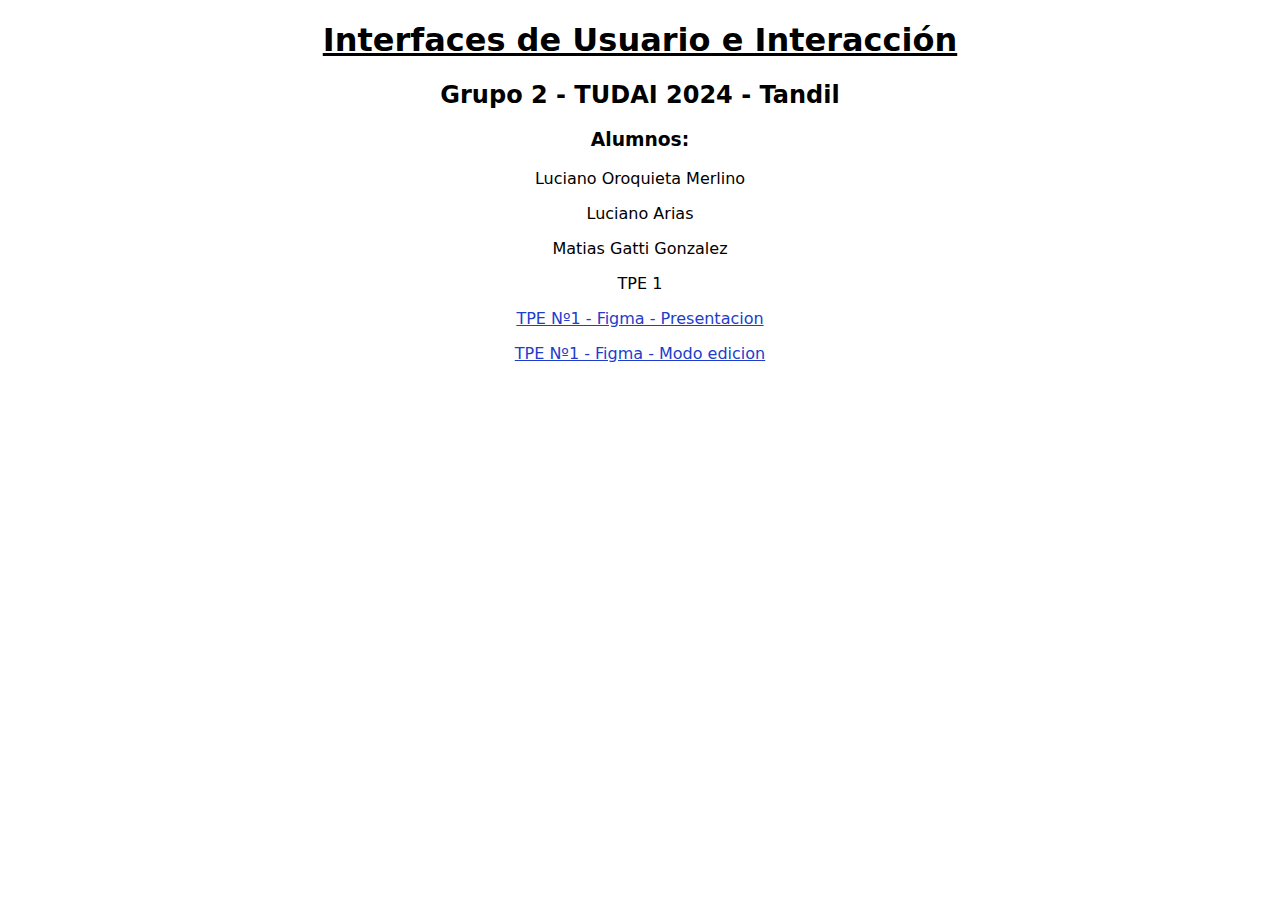
<file: TPE-interfaces-Grupo2/Interfaces de usuario/TP1/index.html>
<!DOCTYPE html>
<html lang="en">
<head>
    <meta charset="UTF-8">
    <meta name="viewport" content="width=device-width, initial-scale=1.0">
    <link rel="stylesheet" href="css/index.css">
    <title>Interfaces Usuario</title>
</head>
<body>

    <h1>Interfaces de Usuario e Interacción</h1>
    <h2>Grupo 2 - TUDAI 2024 - Tandil</h2>
    <h3>Alumnos:</h3>

    <p>Luciano Oroquieta Merlino</p>
    <p>Luciano Arias</p>
    <p>Matias Gatti Gonzalez</p>

    <p>TPE 1</p>
    <p><a href="">TPE Nº1 - Figma - Presentacion</a></p>
    <p><a href="">TPE Nº1 - Figma - Modo edicion</a></p>

    
</body>
</html>
</file>
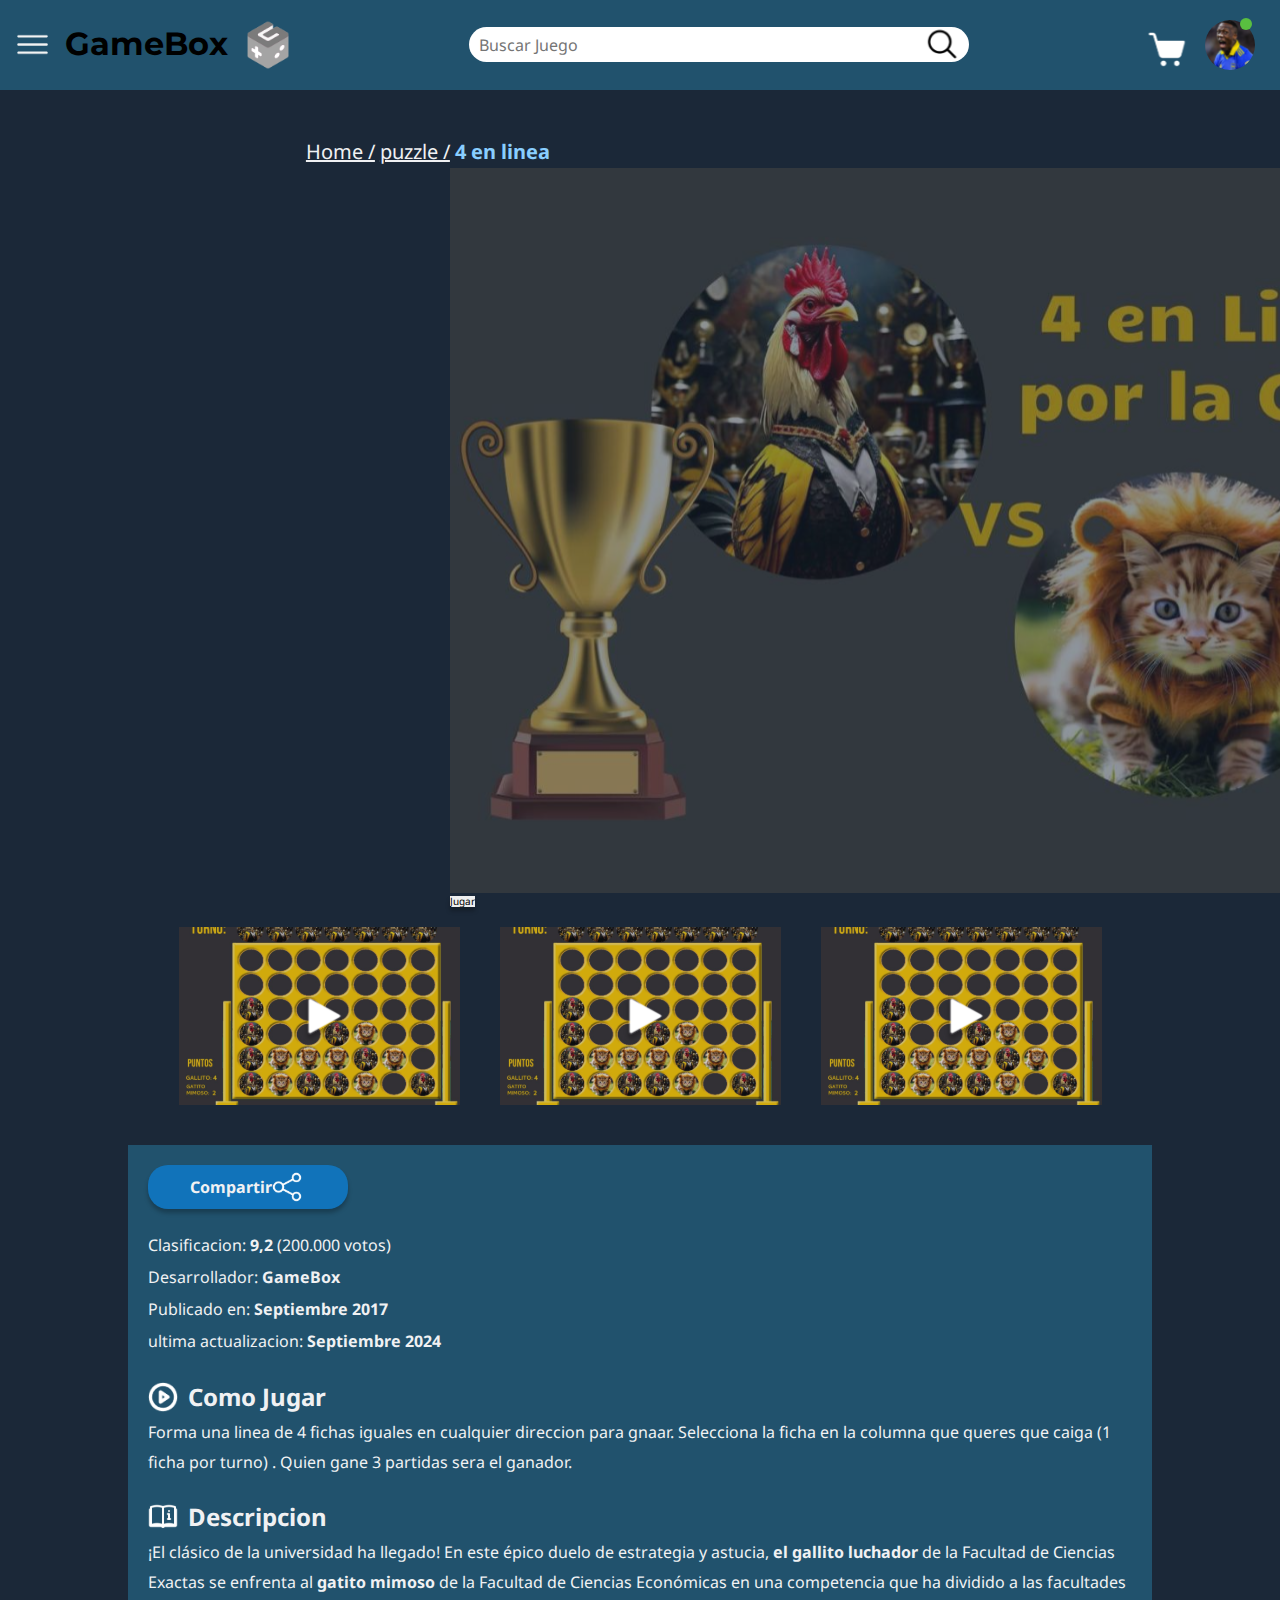
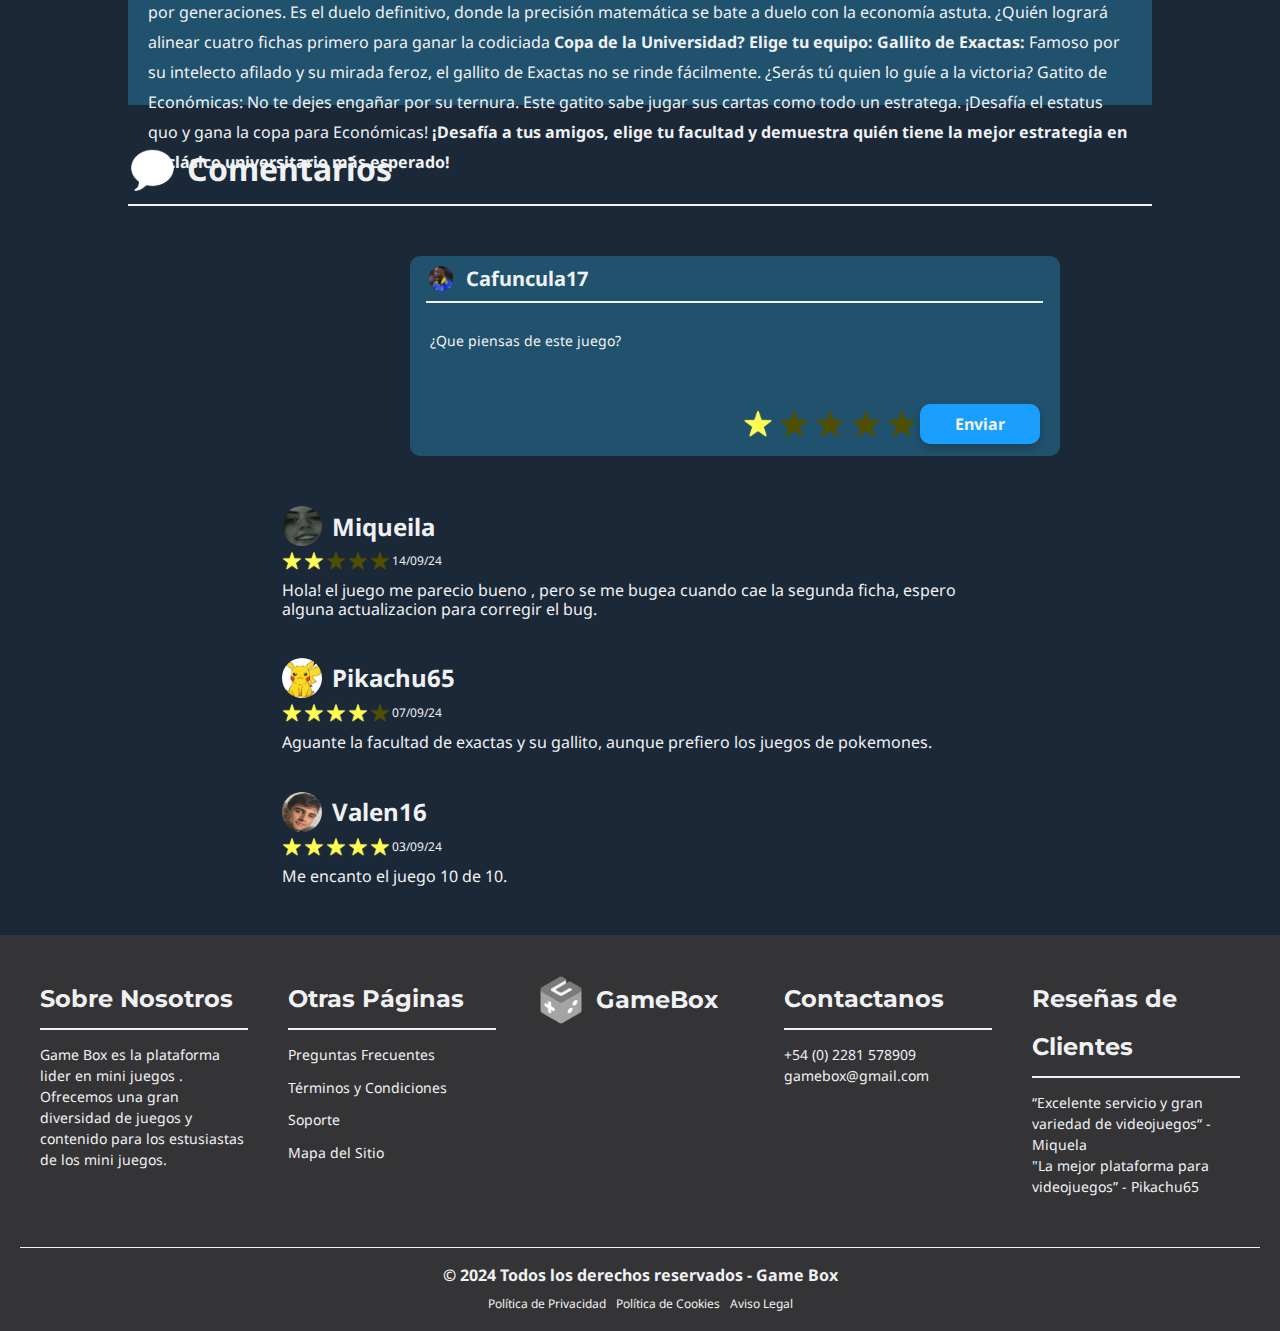
<file: TP2/juego.html>
<!DOCTYPE html>
<html lang="en">

<head>
    <meta charset="UTF-8">
    <meta name="viewport" content="width=device-width, initial-scale=1.0">
    <link rel="stylesheet" href="css/style.css">
	<link rel="stylesheet" href="css/normalize.css">
    <link rel="preconnect" href="https://fonts.googleapis.com">
    <link rel="preconnect" href="https://fonts.gstatic.com" crossorigin>
    <link href="https://fonts.googleapis.com/css2?family=Noto+Sans:ital,wght@0,100..900;1,100..900&display=swap" rel="stylesheet">
    <link href="https://fonts.googleapis.com/css2?family=Montserrat:ital,wght@0,100..900;1,100..900&display=swap" rel="stylesheet">
    <title>Game Box</title>
</head>

<body>

	<header class="container-main">
        <div class="container-header">
            <img id="menu-hamburguesa" class="container-header__menu-hamburguesa" src="img/iconos/menu hamburguesa.png"
                alt="menu hamburguesa">
            <nav class="nav">
                <ul class="nav__list">
                    <li class="nav__item"><a href="index.html">Inicio</a></li>
                    <li class="nav__item"><a href="juego.html">4 en linea</a></li>
                    <li class="nav__item"><a href="#para-ti">Juegos Para Ti</a></li>
                    <li class="nav__item"><a href="#destacado">Destacado</a></li>
                    <li class="nav__item"><a href="#puzzle">Puzzle</a></li>
                    <li class="nav__item"><a href="#ofertas">Ofertas</a></li>
                    <li class="nav__item"><a href="#carrera">Carrera</a></li>
                    <li class="nav__item"><a href="#accion">Acción</a></li>
                </ul>
            </nav>
            <img class="container-header__lupa-header" src="img/iconos/lupa.svg" alt="lupa-busqueda">
            <h1>GameBox</h1>
            <img class="container-header__logo-header" src="img/iconos/logo.png" alt="logo">
        </div>



        <div class="container-search">
            <input class="container-search__btn" placeholder="Buscar Juego"></input>
        </div>


        <div class="container-carrito-perfil">
            <img id="cart-buy" class="container-carrito-perfil__cart-img" src="img/iconos/Set iconos.svg" alt="carrito compras">
    
            <img class="container-carrito-perfil__user-img" src="img/iconos/advincula.svg" alt="perfil usuario"
                srcset="">
            <div class="container-carrito-perfil__state-user"></div>
        </div>


    </header>


	<div class="breadcrum">
		<ul>
			<li><a href="index.html">Home /</a></li>
			<li><a href="#">puzzle /</a></li>
			<li><a class="breadcrum__four-in-line highlighted" href="#" >4 en linea</a></li>
		</ul>
	</div>

    <div class="game">
		<div class="game__four-in-line">
			<img src="img/4_en_linea.svg" class="game__four-in-line-img">
			<button class="button button__green">Jugar</button>
		</div>	
	</div>

	<div class="video">
		<img src="img/video.svg" alt="">
		<img src="img/video.svg" alt="">
		<img src="img/video.svg" alt="">
	</div>

    <section class="information">
        <div class="share">
			<button class="button button__blue button__compartir"> Compartir <img src="img/iconos/share.svg" alt=""> </button>
		</div>
		<div class="information-game">
            <p>Clasificacion: <span class="highlighted">9,2</span> (200.000 votos)</p>
            <p>Desarrollador: <span class="highlighted">GameBox</span></p>
            <p>Publicado en: <span class="highlighted">Septiembre 2017</span></p>
            <p>ultima actualizacion: <span class="highlighted">Septiembre 2024</span></p>
        </div>

		<div class="information-tutorial">
			<div class="information-tutorial__title">
				<img src="img/iconos/playcircle.png" class="information-tutorial__title-icon">
				<p>Como Jugar</p>
			</div>
			<p class="information-tutorial__text">Forma una linea de 4 fichas iguales en cualquier direccion para gnaar. Selecciona la ficha en la columna que queres que caiga (1 ficha por turno) . Quien gane 3 partidas sera el ganador.</p>
		</div>
		
		<div class="information-description">
			<div class="information-description__title">
				<img src="img/iconos/description.svg" class="information-description__title-icon">
				<p>Descripcion</p>
			</div>
			<p class="information-description__text">¡El clásico de la universidad ha llegado! En este épico duelo de estrategia y astucia, <span class="highlighted">el gallito luchador</span> de la Facultad de Ciencias Exactas se enfrenta al <span class="highlighted">gatito mimoso</span> de la Facultad de Ciencias Económicas en una competencia que ha dividido a las facultades por generaciones. Es el duelo definitivo, donde la precisión matemática se bate a duelo con la economía astuta. ¿Quién logrará alinear cuatro fichas primero para ganar la codiciada <span class="highlighted">Copa de la Universidad?</span>
				<span class="highlighted">Elige tu equipo:</span>
				<span class="highlighted">Gallito de Exactas:</span> Famoso por su intelecto afilado y su mirada feroz, el gallito de Exactas no se rinde fácilmente. ¿Serás tú quien lo guíe a la victoria?
				Gatito de Económicas: No te dejes engañar por su ternura. Este gatito sabe jugar sus cartas como todo un estratega. ¡Desafía el estatus quo y gana la copa para Económicas!
				<span class="highlighted">¡Desafía a tus amigos, elige tu facultad y demuestra quién tiene la mejor estrategia en el clásico universitario más esperado!</span></p>
		</div>

    </section>

	<section class="comments">
		
		<div class="comments__title">
			<img src="img/iconos/comments.svg">
			<h2>Comentarios</h2>
		</div>

		<div class="comments__rate">
			<div class="comments__rate-user">
				<img src="img/iconos/advincula.svg ">
				<p>Cafuncula17</p>
			</div>
			<p class="comments__text">¿Que piensas de este juego?</p>
			<div class="comments__rate-submit">
				<img src="img/comentarios/staron.svg">
				<img src="img/comentarios/staroff.svg">
				<img src="img/comentarios/staroff.svg">
				<img src="img/comentarios/staroff.svg">
				<img src="img/comentarios/staroff.svg">
				<button class="button button__submit">Enviar</button>
			</div>
		</div>

		<div class="comments__users">
			
			<div class="comments__users-coment">
				<div class="comments__users-coment-title">
					<img src="img/comentarios/miquela.png">
					<p>Miqueila</p>
				</div>
				<div class="comments__users-coment-rate">
					<img src="img/comentarios/staron.svg" alt="">
					<img src="img/comentarios/staron.svg" alt="">
					<img src="img/comentarios/staroff.svg" alt="">
					<img src="img/comentarios/staroff.svg" alt="">
					<img src="img/comentarios/staroff.svg" alt="">
					<p>14/09/24</p>
				</div>
				<p class="comments__users-coment-text">Hola! el juego me parecio bueno , pero se me bugea cuando cae la segunda ficha, espero alguna actualizacion para corregir el bug.</p>
			</div>

			<div class="comments__users-coment">
				<div class="comments__users-coment-title">
					<img src="img/comentarios/pikachu.jpeg">
					<p>Pikachu65</p>
				</div>
				<div class="comments__users-coment-rate">
					<img src="img/comentarios/staron.svg" alt="">
					<img src="img/comentarios/staron.svg" alt="">
					<img src="img/comentarios/staron.svg" alt="">
					<img src="img/comentarios/staron.svg" alt="">
					<img src="img/comentarios/staroff.svg" alt="">
					<p>07/09/24</p>
				</div>
				<p class="comments__users-coment-text">Aguante la facultad de exactas y su gallito, aunque prefiero los juegos de pokemones.</p>
			</div>
			
			<div class="comments__users-coment"></div>
				<div class="comments__users-coment-title">
					<img src="img/comentarios/valen.png">
					<p>Valen16</p>
				</div>
				<div class="comments__users-coment-rate">
					<img src="img/comentarios/staron.svg" alt="">
					<img src="img/comentarios/staron.svg" alt="">
					<img src="img/comentarios/staron.svg" alt="">
					<img src="img/comentarios/staron.svg" alt="">
					<img src="img/comentarios/staron.svg" alt="">
					<p>03/09/24</p>
				</div>
				<p class="comments__users-coment-text">Me encanto el juego 10 de 10.</p>
			</div>

		</div>

	</section>


	<footer class="footer-juego">
        <div class="container">
            <div class="footer-section">
                <h3>Sobre Nosotros</h3>
                <p>
                    Game Box es la plataforma lider en mini juegos . Ofrecemos una gran diversidad de juegos y contenido
                    para los estusiastas de los mini juegos.
                </p>
            </div>
            <div class="footer-section">
                <div class="footer-section__links">
                    <h3>Otras Páginas</h3>
                    <ul>
                        <li><a href="#">Preguntas Frecuentes</a></li>
                        <li><a href="#">Términos y Condiciones</a></li>
                        <li><a href="#">Soporte</a></li>
                        <li><a href="#">Mapa del Sitio</a></li>
                    </ul>
                </div>
            </div>
            <div class="footer-section">
                <div class="footer-section__logo-footer">
                    <img class="img-logo-footer" src="img/iconos/logo.png" alt="logo">
                    <p>GameBox</p>
                </div>

            </div>

            <div class="footer-section">
                <h3>Contactanos</h3>
                <p><i class="icon-phone"></i> +54 (0) 2281 578909</p>
                <p><i class="icon-email"></i> gamebox@gmail.com</p>
            </div>

            <div class="footer-section">
                <div class="footer-section__reviews">
                    <h3>Reseñas de Clientes</h3>
                    <p>“Excelente servicio y gran variedad de videojuegos“ - Miquela</p>
                    <p>"La mejor plataforma para videojuegos” - Pikachu65</p>
                </div>
            </div>
        </div>
        <div class="footer-bottom">
            <p>© 2024 Todos los derechos reservados - Game Box</p>
            <ul>
                <li><a href="#">Política de Privacidad</a></li>
                <li><a href="#">Política de Cookies</a></li>
                <li><a href="#">Aviso Legal</a></li>
            </ul>
        </div>
    </footer>

	
	<script src="js/menu-desplegable.js"></script>
    <script src="js/main.js"></script>
</body>
</html>
</file>
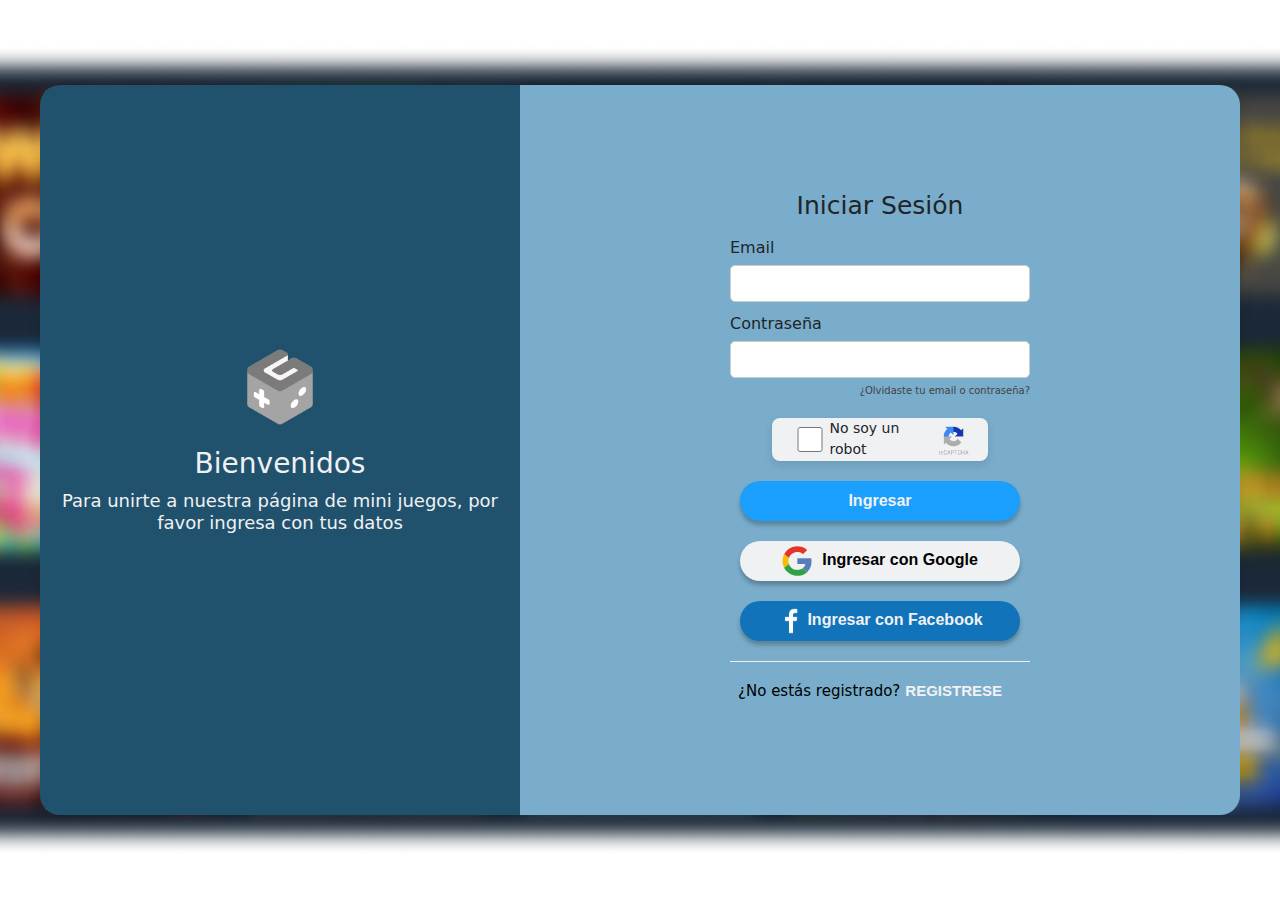
<file: TP2/form/login.html>
<!DOCTYPE html>
<html lang="es">
<head>
  <meta charset="UTF-8">
  <meta name="viewport" content="width=device-width, initial-scale=1.0">
  <title>Login</title>
  <link rel="stylesheet" href="../css/style.css">
  <link href="https://cdn.jsdelivr.net/npm/bootstrap@5.3.0-alpha1/dist/css/bootstrap.min.css" rel="stylesheet">
</head>
<body class="form">
    <div class="container-login">
        <div class="content">
            <!-- Welcome -->
            <div class="split-left">
                <div class="welcome">  
                    <div class="text-center">
                        <img src="../img/iconos/logo.png" alt="Logo" class="logo">
                        <h1>Bienvenidos</h1>
                    </div>
                    <h3>Para unirte a nuestra página de mini juegos, por favor ingresa con tus datos</h3>
                    
                    
                </div>
            </div>
            <!-- Login -->
            <div class="login">
                <div class="login-content">
                    <div class="text-center">
                        <h1>Iniciar Sesión</h1>
                    </div>
                    <form class="form-login">
                        <div class="form-group">
                            <label for="email">Email</label>
                            <input type="email" id="email" name="email">
                            <div class="input_error ocultar" id="email_error">
                                <span>Ingrese un email valido</span>
                            </div>
                        </div>
                        <div class="form-group form-group-password">
                            <label for="password">Contraseña</label>
                            <input type="password" id="password" name="password">
                            <div class="input_error ocultar" id="password_error">
                                <span>Ingrese una contraseña</span>
                            </div>
                        </div>
                        <div class="text-center">
                            <a href="#">¿Olvidaste tu email o contraseña?</a>
                        </div>
                        <div class="captcha-contain">
                            <div class="captcha-container">
                                <div class="captcha-box">
                                    <input type="checkbox" id="captcha-checkbox" class="captcha-checkbox" />
                                    <label for="captcha-checkbox">No soy un robot</label>
                                    <img src="../img/iconos/1024px-RecaptchaLogo.svg_.png" alt="captcha">
                                </div>
                            </div>
                            <div id="captcha_error" class="input_error ocultar">Por favor, verifica que no eres un robot.</div>
                        </div>
                        

                        <a href="../index.html"><button type="submit" class="button button__lightblue" id="btnLogin">Ingresar</button></a>
                        <a href="../index.html"><button type="submit" class="button button__grey" id="btnGoogleLogin"><img src="../img/iconos/google.svg" alt="Google Logo" class="google-logo">Ingresar con Google</button></a>
                        <a href="../index.html"><button type="submit" class="button button__blue" id="btnFacebookLogin"><img src="../img/iconos/facebook.svg" alt="Facebook Logo" class="facebook-logo">Ingresar con Facebook</button></a>
                    </form>
                    <div class="line-div"></div>
                    <div class="form-login-btn-register">
                        <h4>¿No estás registrado?</h4>
                        <h4><a href="../form/register.html" class="btn-register">REGISTRESE</a></h4>
                    </div>
                </div>
            </div>
        </div>
    </div>
    <script src="../js/login.js"></script>
</body>
</html>
</file>
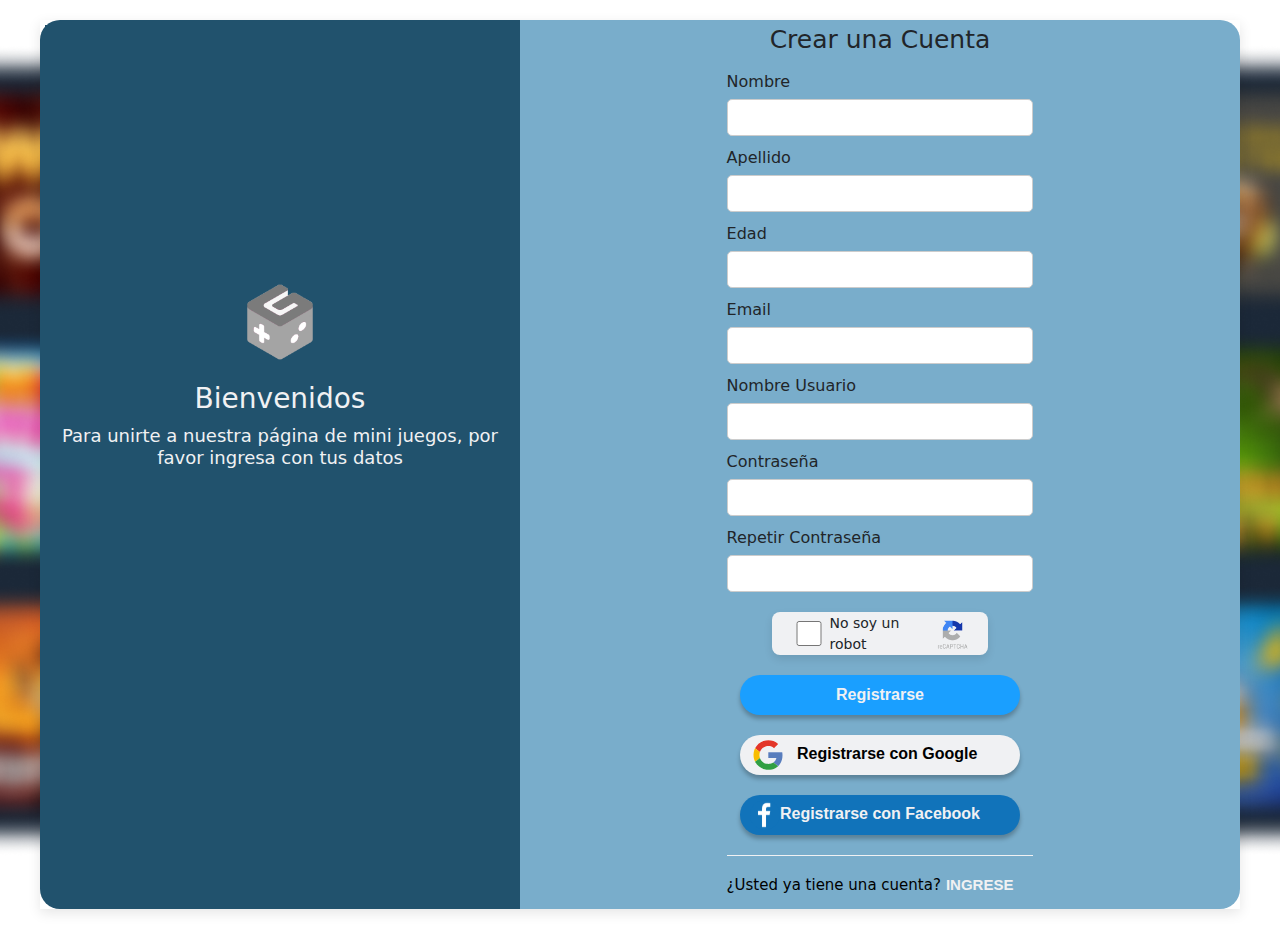
<file: TP2/form/register.html>
<!DOCTYPE html>
<html lang="es">

<head>
    <meta charset="UTF-8">
    <meta name="viewport" content="width=device-width, initial-scale=1.0">
    <title>Register</title>
    <link rel="stylesheet" href="../css/style.css">
    <link href="https://cdn.jsdelivr.net/npm/bootstrap@5.3.0-alpha1/dist/css/bootstrap.min.css" rel="stylesheet">
</head>

<body class="form">
    <div class="container-login">
        <div class="content">
            <!-- Welcome -->
            <div class="split-left">
                <div class="welcome">
                    <div class="text-center">
                        <img src="../img/iconos/logo.png" alt="Logo" class="logo">
                        <h1>Bienvenidos</h1>
                    </div>
                    <h3>Para unirte a nuestra página de mini juegos, por favor ingresa con tus datos</h3>
                   
                </div>
            </div>
            <!-- Register -->
            <div class="register">
                <div class="register-content">
                    <div class="text-center">
                        <h1>Crear una Cuenta</h1>
                    </div>
                    <form method="submit" class="form-register">
                        <div class="form-group">
                            <label for="name">Nombre</label>
                            <input type="text" id="name" name="name">
                            <div class="input_error ocultar" id="name_error">
                                <span>Ingrese su nombre</span>
                            </div>
                        </div>
                        <div class="form-group">
                            <label for="lastname">Apellido</label>
                            <input type="text" id="lastname" name="lastname">
                            <div class="input_error ocultar" id="lastname_error">
                                <span>Ingrese su apellido</span>
                            </div>
                        </div>
                        <div class="form-group">
                            <label for="age">Edad</label>
                            <input type="number" id="age" name="age">
                            <div class="input_error ocultar" id="age_error">
                                <span>Ingrese su edad</span>
                            </div>
                        </div>
                        <div class="form-group">
                            <label for="email">Email</label>
                            <input type="email" id="email" name="email">
                            <div class="input_error ocultar" id="email_error">
                                <span>Ingrese un email valido</span>
                            </div>
                        </div>
                        <div class="form-group">
                            <label for="username">Nombre Usuario</label>
                            <input type="text" id="username" name="username">
                            <div class="input_error ocultar" id="username_error">
                                <span>Ingrese un nombre de usuario</span>
                            </div>
                        </div>
                        <div class="form-group">
                            <label for="password">Contraseña</label>
                            <input type="password" id="password" name="password">
                            <div class="input_error ocultar" id="password_error">
                                <span>Ingrese una contraseña</span>
                            </div>
                            <label for="password-repeat">Repetir Contraseña</label>
                            <input type="password" id="password-repeat" name="password-repeat">
                            <div class="input_error ocultar" id="password-repeat_error">
                                <span>Ingrese su contraseña nuevamente</span>
                            </div>
                        </div>
                        <div class="captcha-contain">
                            <div class="captcha-container">
                                <div class="captcha-box">
                                    <input type="checkbox" id="captcha-checkbox" class="captcha-checkbox" />
                                    <label for="captcha-checkbox">No soy un robot</label>
                                    <img src="../img/iconos/1024px-RecaptchaLogo.svg_.png" alt="captcha">
                                </div>
                            </div>
                            <div id="captcha_error" class="input_error ocultar">Por favor, verifica que no eres un robot.</div>
                        </div>
                        
                        <a href="../index.html"><button type="submit" class="button button__lightblue"
                                id="btnRegister">Registrarse</button></a>
                        <a href="../index.html"><button type="submit" class="button button__grey"
                                id="btnRegisterGoogle"><img src="../img/iconos/google.svg" alt="Google Logo"
                                    class="google-logo">
                                    <span>Registrarse con Google</span></button></a>
                        <a href="../index.html"><button type="submit" class="button button__blue"
                                id="btnRegisterFacebook"><img src="../img/iconos/facebook.svg" alt="Facebook Logo"
                                    class="facebook-logo"><span>Registrarse con Facebook</span></button></a>
                    </form>

                    <div class="line-div"></div>
                    <div class="form-login-btn-login">
                        <h4>¿Usted ya tiene una cuenta?</h4>
                        <h4><a href="../form/login.html" class="btn-login">INGRESE</a></h4>
                    </div>
                </div>
            </div>
        </div>
    </div>
    <script src="../js/register.js"></script>
</body>

</html>
</file>
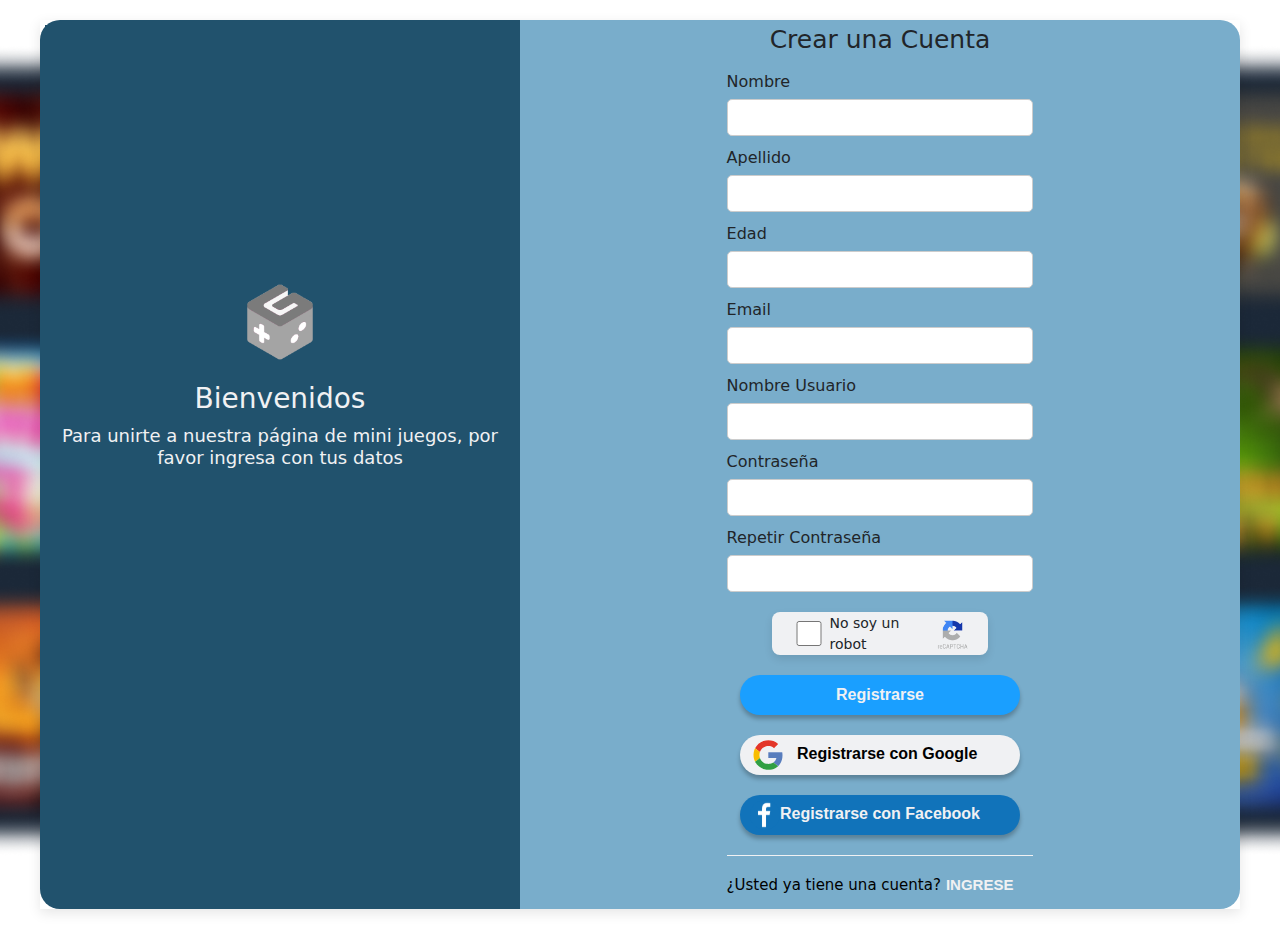
<file: TP3/form/register.html>
<!DOCTYPE html>
<html lang="es">

<head>
    <meta charset="UTF-8">
    <meta name="viewport" content="width=device-width, initial-scale=1.0">
    <title>Register</title>
    <link rel="stylesheet" href="../css/style.css">
    <link href="https://cdn.jsdelivr.net/npm/bootstrap@5.3.0-alpha1/dist/css/bootstrap.min.css" rel="stylesheet">
</head>

<body class="form">
    <div class="container-login">
        <div class="content">
            <!-- Welcome -->
            <div class="split-left">
                <div class="welcome">
                    <div class="text-center">
                        <img src="../img/iconos/logo.png" alt="Logo" class="logo">
                        <h1>Bienvenidos</h1>
                    </div>
                    <h3>Para unirte a nuestra página de mini juegos, por favor ingresa con tus datos</h3>
                </div>
            </div>
            <!-- Register -->
            <div class="register">
                <div class="register-content">
                    <div class="text-center">
                        <h1>Crear una Cuenta</h1>
                    </div>
                    <form method="submit" class="form-register">
                        <div class="form-group">
                            <label for="name">Nombre</label>
                            <input type="text" id="name" name="name">
                            <div class="input_error ocultar" id="name_error">
                                <span>Ingrese su nombre</span>
                            </div>
                        </div>
                        <div class="form-group">
                            <label for="lastname">Apellido</label>
                            <input type="text" id="lastname" name="lastname">
                            <div class="input_error ocultar" id="lastname_error">
                                <span>Ingrese su apellido</span>
                            </div>
                        </div>
                        <div class="form-group">
                            <label for="age">Edad</label>
                            <input type="number" id="age" name="age">
                            <div class="input_error ocultar" id="age_error">
                                <span>Ingrese su edad</span>
                            </div>
                        </div>
                        <div class="form-group">
                            <label for="email">Email</label>
                            <input type="email" id="email" name="email">
                            <div class="input_error ocultar" id="email_error">
                                <span>Ingrese un email valido</span>
                            </div>
                        </div>
                        <div class="form-group">
                            <label for="username">Nombre Usuario</label>
                            <input type="text" id="username" name="username">
                            <div class="input_error ocultar" id="username_error">
                                <span>Ingrese un nombre de usuario</span>
                            </div>
                        </div>
                        <div class="form-group">
                            <label for="password">Contraseña</label>
                            <input type="password" id="password" name="password">
                            <div class="input_error ocultar" id="password_error">
                                <span>Ingrese una contraseña</span>
                            </div>
                            <label for="password-repeat">Repetir Contraseña</label>
                            <input type="password" id="password-repeat" name="password-repeat">
                            <div class="input_error ocultar" id="password-repeat_error">
                                <span>Ingrese su contraseña nuevamente</span>
                            </div>
                            <div class="input_error ocultar" id="wrong-password">
                                <span>Las contraseñas no coinciden</span>
                            </div>
                        </div>
                        <div class="captcha-contain">
                            <div class="captcha-container">
                                <div class="captcha-box">
                                    <input type="checkbox" id="captcha-checkbox" class="captcha-checkbox" />
                                    <label for="captcha-checkbox">No soy un robot</label>
                                    <img src="../img/iconos/1024px-RecaptchaLogo.svg_.png" alt="captcha">
                                </div>
                            </div>
                            <div id="captcha_error" class="input_error ocultar">Por favor, verifica que no eres un robot.</div>
                        </div>
                        
                        <a href="../index.html"><button type="submit" class="button button__lightblue"
                                id="btnRegister">Registrarse</button></a>
                        <a href="../index.html"><button type="submit" class="button button__grey"
                                id="btnRegisterGoogle"><img src="../img/iconos/google.svg" alt="Google Logo"
                                    class="google-logo">
                                    <span>Registrarse con Google</span></button></a>
                        <a href="../index.html"><button type="submit" class="button button__blue"
                                id="btnRegisterFacebook"><img src="../img/iconos/facebook.svg" alt="Facebook Logo"
                                    class="facebook-logo"><span>Registrarse con Facebook</span></button></a>
                    </form>
                    <div class="line-div"></div>
                    <div class="form-login-btn-login">
                        <h4>¿Usted ya tiene una cuenta?</h4>
                        <h4><a href="../form/login.html" class="btn-login">INGRESE</a></h4>
                    </div>
                </div>
            </div>
        </div>
    </div>
    <div id="success-message" class="success-message ocultar">
        <div>
            <img src="../img/iconos/logo.png" alt="" class="logo">
            <h1>¡Bienvenido a Game Box!</h1>
            <img src="../img/iconos/logo.png" alt="" class="logo">
        </div>
        <h1>Preparese para jugar en unos segundos!</h1>
        <img src="../img/iconos/tilde.png" alt="" srcset="">
    </div>
    <script src="../js/register.js"></script>
</body>

</html>
</file>
<file: TP1/css/index.css>
body{
    font-family: system-ui, -apple-system, BlinkMacSystemFont, 'Segoe UI', Roboto, Oxygen, Ubuntu, Cantarell, 'Open Sans', 'Helvetica Neue', sans-serif
}

h1{
    text-decoration: underline;
}

h1,h2,h3,p{
    text-align: center;
}
ul li{
list-style: none;

}
p a {
    color: rgb(32, 61, 203);
}
</file>
<file: TPE-interfaces-Grupo2/Interfaces de usuario/TP1/css/index.css>
body{
    font-family: system-ui, -apple-system, BlinkMacSystemFont, 'Segoe UI', Roboto, Oxygen, Ubuntu, Cantarell, 'Open Sans', 'Helvetica Neue', sans-serif
}

h1{
    text-decoration: underline;
}

h1,h2,h3,p{
    text-align: center;
}
ul li{
list-style: none;

}
p a {
    color: rgb(32, 61, 203);
}
</file>
<file: TP2/css/style.css>
/*variables globales*/

/* Resetear márgenes y padding, y ajustar box-sizing */
* {
    margin: 0;
    padding: 0;
    box-sizing: border-box;
}

/* Configurar el tamaño base (62.5% para 1rem = 10px) */
html {
    font-size: 62.5%;
    min-height: 100%;
}

body {
    font-family: var(--font-family-noto-sans);
    background-color: var(--primary-color);
    max-width: 256rem;
    overflow-x: hidden;
}

:root {

    /*Paleta de colores*/

    --primary-color: #1B2838;
    --primary-color-2: #21526D;
    --primary-color-3: #79ADCB;

    --primary-color-4: #1173BA;
    --primary-color-5: #1A9FFF;
    --primary-color-6: #89CEFF;

    --secondary-color-1: #F5A201;
    --secondary-color-2: #FFBA42;
    --secondary-color-3: #FFD35C;

    --acent-color: #4C6B22;
    --acent-color-2: #4F8B20;
    --acent-color-3: #59BF40;
    --acent-color-4: #86E46E;
    --acent-color-5: #AFD718;

    --white-color: #F0F1F3;


    --black-color: #000000;
    --black-color-2: #1E1E1E;
    --black-color-3: #343436;
    --black-color-4: #424345;


    --shadow-intense-black: 0px 0px 9.2px 9px var(--black-color);
    --shadow-medium-black: 0px 0px 4.2px 6px var(--black-color);


    /*Fuentes*/

    --font-family-noto-sans: 'Noto Sans', sans-serif;
    --font-family-montserrat: 'Montserrat', sans-serif;


    /* Tamaños de Noto Sans */
    --font-size-h1-large: 4rem;
    --font-size-h1-medium: 3.6rem;
    --font-size-h1-small: 3.2rem;

    --font-size-h2-large: 2.4rem;
    --font-size-h2-small: 2rem;

    --font-size-h3-large: 1.6rem;
    --font-size-h3-medium: 1.4rem;
    --font-size-h3-small: 1.2rem;

    /* Tamaños de Montserrat */
    --font-size-montserrat-large: 4rem;
    --font-size-montserrat-small: 3.2rem;
}




/*Loading */
.loading-container {
    height: 100%;
    width: 100%;
    text-align: center;
    position: fixed;
    top: 50%;
    left: 50%;
    transform: translate(-50%, -50%);
    display: none;
    /* Se oculta inicialmente */
    background-color: var(--primary-color);
    padding: 20px;
    box-shadow: 0px 0px 10px rgba(0, 0, 0, 0.2);
    z-index: 100000;
}

.hidden {
    display: none;
}

.loading-animation {
    width: 50px;
    height: 50px;
    background-image: url(../img/iconos/logo.png);
    background-size: contain;
    background-color: var(--primary-color);
    border-radius: 50%;
    margin: 200px auto 20px;
    animation: bounce 2s infinite;
}

.loading-text {
    color: var(--white-color);
    font-size: 18px;
}

.loading-progress {
    width: 50%;
    height: 20px;
    margin-left: auto;
    margin-right: auto;
    border-radius: 10px;
    margin-top: 10px;
    background-color: rgba(255, 255, 255, 0.2);
    position: relative;
}

.loading-bar {
    width: 0;
    height: 100%;
    background-color: var(--primary-color-4);
    border-radius: 10px;
    animation: progress 5s linear forwards;
    /* Controlada con JS */
}

.loading-percentage {
    color: var(--white-color);
    font-size: 16px;
    margin-top: 10px;
}

@keyframes bounce {

    0%,
    20%,
    50%,
    80%,
    100% {
        transform: translateY(0);
    }

    40% {
        transform: translateY(-20px) scaleY(0.9);
    }

    60% {
        transform: translateY(-10px) scaleY(1.1);
    }
}

.cart-container {
    display: none;
}


/*Header mobile*/

header {
    background-color: var(--primary-color-2);
    display: flex;
    justify-content: space-between;
    align-items: center;
    padding: 0 1rem;
    position: sticky;
    top: 0;
    z-index: 1000;
}

.menu,
.search,
.profile-icon,
.container-header a {
    display: flex;
    align-items: center;
}



header .container-header h1 {
    font-family: var(--font-family-montserrat);
    font-weight: bold;
    font-size: var(--font-size-h2-small);

}


header .container-header a {
    text-decoration: none;
    color: var(--white-color);
}


.container-header__menu-hamburguesa {
    width: 3.5rem;
    height: 3.5rem;
    margin-left: .5rem;
}

.container-header__logo-header {
    width: 3.5rem;
    height: 3.5rem;
}

.container-main {
    padding: .5rem;
}

.container-header {
    display: flex;
    gap: 1.5rem;
    align-items: center;
}


.container-carrito-perfil__user-img {
    margin-top: 1rem;
}

.container-search__btn,
.container-carrito-perfil__cart-img {
    display: none;
}

.container-carrito-perfil__user-img {
    width: 90%;
    margin-top: 0;
}

.container-carrito-perfil__state-user {
    position: absolute;
    top: .7rem;
    right: 1rem;
    bottom: 0;
    width: 1rem;
    height: 1rem;
    background-color: var(--acent-color-3);
    border-radius: 50%;
}


/*Menu desplegable*/

.transparent-background {
    filter: blur(5px);
    transition: filter 0.5s ease;
}

header .nav--active {
    left: 0rem;
}

.menu-hamburguesa__menu-desplegado {
    background-image: url(../img/equis.png);
}

header .nav-perfil--active {
    right: 0;
}

.nav-perfil {
    position: absolute;
    z-index: 30;
    top: 5rem;
    right: -100%;
    width: 100%;
    height: 60%;
    transition: right 0.5s ease-in-out;
}

.container-header__equis__menu-hamburguesa {
    display: none;
}

.nav {
    position: absolute;
    z-index: 30;
    top: 5rem;
    left: -100%;
    width: 100%;
    height: 60%;
    transition: left 0.5s ease-in-out;
}


.nav__list {
    position: absolute;
    padding: 0;
    margin: 0;
    width: 100%;
    background-color: var(--primary-color-2);
}



.nav__item {
    list-style: none;
    font-weight: bold;
    padding: 0;
    margin: 0;
}


.nav__item a {
    color: var(--white-color);
    text-decoration: none;
    font-size: var(--font-size-h2-small);
    line-height: 2.5;
    font-weight: bold;
}


.btn-menu {
    background-color: var(--primary-color-2);
    border: none;
    font-family: var(--font-family-noto-sans);
    width: 100%;
    padding-left: 2rem;

}

.btn-menu:hover {
    background-color: var(--primary-color-3);
}

/*Galeria mobile*/

.slider-wrapper {
    margin: 0rem;
    position: relative;
    overflow: hidden;

}

.slides-container {
    height: calc(23vh - 4rem);
    width: 100%;
    display: flex;
    overflow: hidden;
    scroll-behavior: smooth;
    list-style: none;
    margin: 0;
    padding: 0;
    touch-action: pan-x;
    overflow-x: scroll;
}

.slide-arrow {
    display: none;
}


.slide {
    width: 100%;
    height: 100%;
    flex: 1 0 100%;
}

.slide:nth-child(1) {
    background-image: url(../img/slider/dbz-mobile.png);
    background-size: cover;

}

.slide:nth-child(2) {
    background-image: url(../img/galeria/cs2.png);
    background-size: cover;
}

.slide:nth-child(3) {
    background-image: url(../img/slider/4-en-linea-mobile.png);
    background-size: cover;
}




/*footer mobile*/


.img-footer-bottom {
    display: none;
    width: 3rem;
    height: 3rem;

}

/*Botones*/

.button {
    text-align: center;
    box-shadow: 0px 4px 4px rgba(0, 0, 0, 0.25);
    font-family: var(--font-family-noto-sans);
    cursor: pointer;
    border: none;
}




.button__orange {
    position: absolute;
    top: 32rem;
    left: 38rem;
    width: 24rem;
    height: 9rem;
    border-radius: 1rem;
    background-color: var(--secondary-color-1);
    font-size: var(--font-size-h1-small);
    color: var(--black-color);
    font-weight: bold;
    background-image: url(../img/icons8-flecha-derecha-48\ \(1\).png);
    background-repeat: no-repeat;
    background-position: 17rem;
    box-shadow: var(--shadow-intense-black);

}

.button__orange:hover {
    background-color: var(--secondary-color-2);
}

.button__lightblue {
    width: 28rem;
    height: 4rem;
    border-radius: 2rem;
    background-color: var(--primary-color-5);
    font-size: var(--font-size-h3-large);
    color: var(--white-color);
    font-weight: bold;
}

.button__blue {
    width: 28rem;
    height: 4rem;
    border-radius: 20px;
    background-color: var(--primary-color-4);
    font-size: var(--font-size-h3-large);
    color: var(--white-color);
    font-weight: bold;
}

.button__grey {
    width: 28rem;
    height: 4rem;
    border-radius: 20px;
    background-color: var(--white-color);
    font-size: var(--font-size-h3-large);
    color: var(--black-color);
    font-weight: bold;
    align-items: center;
}

.button__compartir {
    display: flex;
    align-items: center;
    justify-content: center;
    width: 20rem;
    height: 4.4rem;
}

.share {
    padding: 2rem;
}

.share img {
    margin-right: .5rem;
}

/*animacion enviar*/

.button__submit {
    width: 12rem;
    height: 4rem;
    border-radius: 1rem;
    background-color: var(--primary-color-5);
    font-size: var(--font-size-h3-large);
    color: var(--white-color);
    font-weight: bold;
    padding: 0.8em 1.2em;
    display: flex;
    align-items: center;
    justify-content: center;
    border: none;
    border-radius: 1rem;
    box-shadow: 0px .5rem 1rem rgba(0, 0, 0, 0.2);
    transition: all 0.3s;
}


.button__submit:hover {
    transform: translateY(-3px);
    box-shadow: 0px 8px 15px rgba(0, 0, 0, 0.3);
}

.button__submit:active {
    transform: scale(0.95);
    box-shadow: 0px 2px 5px rgba(0, 0, 0, 0.2);
}

.button__submit span {
    display: block;
    margin-left: 0.4em;
    transition: all 0.3s;
}

.button__submit svg {
    width: 18px;
    height: 18px;
    fill: var(--white-color);
    transition: all 0.3s;
}

.button__submit .svg-wrapper {
    display: flex;
    align-items: center;
    justify-content: center;
    width: 30px;
    height: 30px;
    border-radius: 50%;
    background-color: rgba(255, 255, 255, 0.2);
    margin-right: 0.5em;
    transition: all 0.3s;
}

.button__submit:hover .svg-wrapper {
    background-color: rgba(255, 255, 255, 0.5);
}

.button__submit:hover svg {
    transform: rotate(45deg);
}


/*Footer*/


footer {
    background-color: var(--black-color-3);
    color: var(--white-color);
    padding: 1rem;
    text-align: center;
    position: absolute;
    left: 0;
    right: 0;
    display: flex;
    flex-direction: column;
    line-height: 2;
    margin-top: 0;

}

footer .container {
    display: flex;
    flex-direction: column;
    align-items: center;
}



.footer-section {
    margin-bottom: 1rem;
}

.footer-section h3 {
    font-size: var(--font-size-h3-medium);
    margin-bottom: 0.5rem;
}

.footer-section p,
.footer-bottom p {
    font-size: var(--font-size-h3-medium);
    line-height: 1.5;
}

.footer-bottom ul {
    display: block;
    margin: 0.5rem 0;
    list-style: none;
}

.footer-bottom ul li {
    margin-bottom: 0.5rem;
}

.footer-section ul li {
    list-style: none;
}


.img-logo-footer {
    display: none;
}

.footer-bottom ul li a,
.footer-section ul li a {
    color: inherit;
}


.footer-bottom ul li a {
    display: none;
}

.footer-section__reviews {
    display: none;
}

.footer-bottom {
    display: flex;
    flex-direction: column;
    align-items: center;
}

.footer-section__logo-footer p {
    display: none;
}


.cambiarImgCarrito {
    background-image: url(../img/Agregar.png)
}

/*Carrusel Grande Desktop*/

.carrusel-wrapper {
    position: relative;
    justify-content: space-between;
}

.scrolling-buttons-container {
    display: flex;
    justify-content: space-between;
    position: absolute;
    top: 50%;
    left: 5.5%;
    width: 88%;
    z-index: 20;
    transform: translateY(23%);
}

.carrusel-small .scrolling-buttons-container {
    transform: translateY(32.2%);
}

.carrusel-small {
    margin-top: 10rem;
}

.container-carrusel {
    margin-top: 0;
}


.scrolling-container {
    display: flex;
    flex-wrap: nowrap;
    overflow-x: auto;
    scroll-behavior: smooth;
    padding: 1rem;
    overflow: hidden;
    margin: auto;
    transition: transform 0.4s ease;
}

.scrolling-container h3 {
    font-size: var(--font-size-h3-large);
}

.scrolling-card img,
.scrolling-card {
    width: 26rem;
    height: 19rem;
}

.scrolling-card {
    position: relative;
    /* Esto permite que el badge se posicione relativo a la tarjeta */
    flex: 0 0 auto;
    margin: 11rem 1rem 11rem 1rem;
    text-align: center;
    border-radius: 1rem;
}


/*carrusel small*/

.scrolling-container-small {
    display: flex;
    flex-wrap: nowrap;
    overflow-x: auto;
    scroll-behavior: smooth;
    padding: 1rem;
    overflow: hidden;
    margin: auto;
    transition: transform 0.4s ease;
}

.scrolling-container-small .scrolling-card {
    height: 10rem;
}

.scrolling-container-small .scrolling-card {
    width: 20rem;
    height: 20rem;
}

.scrolling-container-small .scrolling-card img {
    width: 20rem;
    height: 20rem;
}


.scrolling-card-small {
    position: relative;
    flex: 0 0 auto;
    margin: 11rem 1rem 11rem 1rem;
    text-align: center;
    border-radius: 1rem;
}

/*detalle card small*/

.scrolling-container-small .game-price {
    font-size: var(--font-size-h3-medium);
    width: 60%;
}


.scrolling-container-small .game-offer {
    font-size: var(--font-size-h3-small);
    left: 35%;
    top: 25%;
}

.scrolling-container-small .game-price {
    margin-top: 1rem;
    margin-bottom: 0rem;
}

.scrolling-container-small h3 {
    font-size: var(--font-size-h3-medium);
}

/*detalle card*/

.game-price {
    background-color: var(--primary-color-2);
    padding: 2rem;
    width: 50%;
    border-radius: .5rem;
    color: var(--acent-color-5);
    font-weight: bold;
    margin-bottom: 1rem;
    font-size: var(--font-size-h3-large);
}

.game-offer {
    position: absolute;
    top: 7%;
    left: 30%;
    font-size: var(--font-size-h3-small);
    text-decoration: line-through;
}


.game-image {
    width: 100%;
    border-top-left-radius: 1rem;
    border-top-right-radius: 1rem;
}

.game-info {
    margin-top: -.5rem;
    padding: 1rem;
    background: rgb(26, 90, 126);
    background: linear-gradient(90deg, rgba(26, 90, 126, 1) 0%, rgba(26, 90, 126, 1) 0%, rgba(35, 127, 167, 1) 100%);
    color: var(--white-color);
}

.game-title {
    margin: .5rem 0;
}



.details-card-container {
    position: relative;
    display: flex;
    justify-content: space-between;
    align-items: center;
}


.discount-badge {
    position: absolute;
    top: 0;
    left: 0;
    background-color: var(--acent-color-2);
    color: var(--white-color);
    padding: 1.5rem;
    border-radius: 0 2rem 2rem 0;
    font-size: var(--font-size-h3-small);
    font-weight: bold;
    z-index: 10;
}

.free {
    position: absolute;
    top: 0;
    left: 0;
    background-color: var(--secondary-color-1);
    color: var(--white-color);
    padding: 1.5rem;
    border-radius: 0 2rem 2rem 0;
    font-size: var(--font-size-h3-large);
    font-weight: bold;
    z-index: 10;
}



.link-img {
    display: block;
    /* Hace que el enlace ocupe todo el ancho disponible */
    background-color: #59BF40;
    /* Color de fondo para el enlace */
}

.scrolling-card h2 {
    color: #89CEFF;
}

.scrolling-container::-webkit-scrollbar {
    display: none;
}


.scrolling-button-left,
.scrolling-button-right {
    display: none;
}

.scrolling-button-left-small,
.scrolling-button-right-small {
    display: none;
}

img.carrito-compra {
    width: 4rem;
    height: 4rem;
    cursor: pointer;
    z-index: 100;
}

.carrusel-small img.carrito-compra {
    width: 3.5rem;
    height: 3.5rem;
    margin-top: 2rem;
    cursor: pointer;
}

.scrolling-container,
.scrolling-container-small {
    touch-action: pan-x;
    overflow-x: scroll;
}

/* Ocultar barra de scroll en todos los navegadores */
.scrolling-container::-webkit-scrollbar,
.scrolling-container-small::-webkit-scrollbar {
    display: none;
}

section>h1 {
    color: var(--white-color);
    font-size: var(--font-size-h2-large);
    font-family: var(--font-family-noto-sans);

}

section h1 {
    position: absolute;
    margin-left: 4rem;
    transform: translate(-1.7rem, 6rem);
}

section {
    position: relative;
}


/*js*/

.skew1 {
    transform: skewX(-10deg);
}


.btn-play-container {
    display: none;
}

.container-header__lupa-header {
    margin-left: -1rem;
    margin-right: .5rem;
}


@media (min-width:374px) and (max-width: 767px) {
    .slides-container {
        height: calc(18vh - -2rem);
    }

    .container-header__lupa-header {
        margin-left: -1rem;
        margin-right: 3rem;
    }

    .nav {
        height: 62%;
    }
}

@media (min-width:390px) and (max-width: 767px) {
    .slides-container {
        height: calc(17vh - -2rem);
    }

    .nav {
        height: 72%;
    }
}

@media (min-width:424px) and (max-width: 767px) {
    .slides-container {
        height: calc(21vh - -2rem);
    }

    .container-header__lupa-header {
        margin-left: -3.5rem;
        margin-right: 3.5rem;
    }

    .container-header {
        gap: 4rem;
    }

    .nav {
        height: 64%;
    }
}

@media (min-width:430px) and (max-width: 767px) {

    .nav {
        height: 65%;
    }
}





@media (min-width: 901px) {

    /*Pop up*/
    /* Estilos básicos del popup */
    .popup {
        display: none;
        position: fixed;
        top: 0;
        left: 0;
        width: 100%;
        height: 100%;
        background-color: rgba(0, 0, 0, 0.5);
        z-index: 999;
    }

    .popup-content h1 {
        font-size: var(--font-size-h1-medium);
        margin-top: 0;
    }



    .popup-content {
        background-color: var(--primary-color);
        margin: 15% auto;
        /* Centra el contenido */
        padding: 20px;
        border-radius: 2rem;
        width: 50rem;
        height: 20rem;
        color: var(--white-color);
        text-align: center;

    }



    .popup-img-container,
    .popup-url-container {
        display: flex;
        justify-content: space-around;
        align-items: center;
    }

    .popup-url-container {
        margin-top: 2rem;
    }

    .popup-url-container h2 {
        margin-left: 2rem;
    }

    .popup-url-container button {
        width: 7rem;
        height: 4rem;
        border-radius: .5rem;
        margin-right: 2rem;
    }

    .hidden {
        display: none;
    }

    .close-btn {
        position: absolute;
        top: 0;
        right: 1.5rem;
        font-size: 6rem;
        color: var(--white-color);
        cursor: pointer;
    }


    /*Juego*/

    .game__four-in-line {
        position: relative;
        margin-bottom: 2rem;
    }

    .game__four-in-line-img {
        width: 100rem;
    }

    .breadcrum {
        margin-top: 5rem;
        margin-left: 23.9%;
        margin-bottom: .5rem;
        font-family: var(--font-family-noto-sans);
        font-size: var(--font-size-h2-small);
    }

    .breadcrum .breadcrum__four-in-line {
        color: var(--primary-color-6);
        text-decoration: none;
    }

    .breadcrum a {
        color: var(--white-color);
    }

    .breadcrum ul {
        display: flex;
        gap: .5rem;
        list-style: none;
    }

    .game {
        margin-left: 45rem;
    }

    .video {
        display: flex;
        justify-content: center;
        gap: 4rem;
        margin-bottom: 4rem;
    }



    .information {
        width: 80%;
        height: 56rem;
        margin-left: 10%;
        text-align: left;
        background-color: var(--primary-color-2);
        font-family: 'Noto Sans';
    }

    .information-game {
        margin-left: 2rem;
        line-height: 2;
        font-family: var(--font-family-noto-sans);
        font-size: var(--font-size-h3-large);
        color: var(--white-color);
    }

    .information-tutorial,
    .information-description {
        margin-top: 2.5rem;
        margin-left: 2rem;
        margin-right: 2rem;
        color: var(--white-color);
        line-height: 3rem;
    }

    .information-tutorial__title,
    .information-description__title {
        display: flex;
        align-items: center;
        font-family: var(--font-family-noto-sans);
        font-size: var(--font-size-h2-large);
        font-weight: bold;
        margin-bottom: .5rem;
    }

    .information-tutorial__title-icon,
    .information-description__title-icon {
        margin-right: 1rem;
        height: 3rem;
        width: 3rem;
    }

    .information-tutorial__text,
    .information-description__text {
        font-family: var(--font-family-noto-sans);
        font-size: var(--font-size-h3-large);
    }

    .highlighted {
        font-weight: bold;
    }

    .comments {
        width: 80%;
        height: 75rem;
        margin-top: 4rem;
        margin-left: 10%;
        margin-bottom: 4rem;
        font-family: var(--font-family-noto-sans);
        color: var(--white-color);
    }

    .comments__title {
        display: flex;
        justify-content: flex-start;
        align-items: center;
        margin-bottom: 5rem;
        padding-bottom: 1rem;
        border-bottom: .2rem solid var(--white-color);
    }

    .comments h2 {
        margin-left: 1rem;
        font-size: var(--font-size-h1-small);
    }

    .comments__rate {
        width: 65rem;
        height: 20rem;
        margin-left: 27.5%;
        margin-bottom: 5rem;
        background-color: var(--primary-color-2);
        border-radius: 1rem;
    }

    .comments__rate-user {
        display: flex;
        justify-content: flex-start;
        align-items: center;
        padding-top: 1rem;
        padding-bottom: 1rem;
        width: 95%;
        margin-left: 2.5%;
        border-bottom: .2rem solid var(--white-color);
        font-size: var(--font-size-h2-small);
        font-weight: bold;
    }

    .comments__rate-user img {
        margin-right: 1rem;
        height: 2.5rem;
        width: 3rem;
    }

    .comments__text {
        margin-top: 3rem;
        margin-left: 2rem;
        font-size: var(--font-size-h3-medium);
    }

    .comments__rate-submit {
        display: flex;
        justify-content: end;
        align-items: center;
        margin-top: 5.5rem;
        margin-right: 2rem;
    }

    .comments__rate-submit img,
    button {
        margin: .3rem;
    }

    .comments__users {
        width: 70%;
        height: 15rem;
        margin-left: 15%;
    }

    .comments__users-coment {
        margin-bottom: 4rem;
    }

    .comments__users-coment-title {
        display: flex;
        justify-content: flex-start;
        align-items: center;
        margin-bottom: .5rem;
        font-size: var(--font-size-h2-large);
        font-weight: bold;
    }

    .comments__users-coment-title img {
        width: 4rem;
        height: 4rem;
        border-radius: 100%;
        margin-right: 1rem;
    }

    .comments__users-coment-rate {
        display: flex;
        justify-content: flex-start;
        align-items: center;
        margin-bottom: 1rem;
        font-size: var(--font-size-h3-small);
    }

    .comments__users-coment-rate img {
        width: 2rem;
        height: 2rem;
        margin-right: .2rem;
    }

    .comments__users-coment-text {
        font-size: var(--font-size-h3-large);
    }



    /*Galeria*/
    .slider-wrapper {
        margin: 0rem;
        position: relative;
        overflow: hidden;
    }

    .slides-container {
        height: calc(54vh - 2rem);
        width: 100%;
        display: flex;
        overflow: hidden;
        scroll-behavior: smooth;
        list-style: none;
        margin: 0;
        padding: 0;
    }

    .slide-arrow {
        position: absolute;
        display: flex;
        top: 0rem;
        bottom: 0;
        margin: auto;
        height: 4rem;
        background-color: white;
        border: none;
        width: 2rem;
        font-size: 3rem;
        padding: 0;
        cursor: pointer;
        opacity: 0.5;
        transition: opacity 100ms;
        display: block;
    }

    .slide-arrow:hover,
    .slide-arrow:focus {
        opacity: 1;
    }

    #slide-arrow-prev {
        left: 0;
        padding-left: 0.25rem;
        border-radius: 0 2rem 2rem 0;
    }

    #slide-arrow-next {
        right: 0;
        padding-left: 0.75rem;
        border-radius: 2rem 0 0 2rem;
    }

    .slide {
        width: 100%;
        height: 100%;
        flex: 1 0 100%;
    }



    /*menu desplegable*/
    .nav {
        top: 9rem;
        margin-left: -1rem;
        width: 30rem;
    }

    .nav__list {
        height: 50vh;

    }

    .nav__item .btn-menu a {
        line-height: 3.5;
    }

    .btn-menu {
        display: flex;
        justify-content: center;

    }

    /*Header desktop*/


    header .container-header h1 {
        font-size: var(--font-size-h1-small);
    }

    .container-header__lupa-header {
        display: none;
    }


    .container-header__menu-hamburguesa {
        width: 3.5rem;
        height: 3.5rem;
        margin-left: 1rem;
    }

    .container-header__logo-header,
    .img-logo-footer {
        width: 5rem;
        height: 5rem;
    }



    .container-search {
        display: flex;
        flex-grow: 2;
        justify-content: center;
    }

    .container-search__btn {
        display: block;
        border-radius: 2rem;
        height: 3.5rem;
        width: 50rem;
        font-size: var(--font-size-h3-large);
        padding: 1rem;
        border: none;
        background-image: url(../img/iconos/Search.svg);
        background-repeat: no-repeat;
        background-position: right;
        cursor: pointer;
    }

    .container-carrito-perfil__user-img {
        width: 5rem;
        margin-left: 0rem;

    }


    /* carrito, perfil y estado usuario desktop   */


    .container-carrito-perfil {
        display: flex;
        gap: 1.5rem;
       /* align-items: center;*/
        margin-right: 2rem;
        /*position: relative;*/
    }

    .container-carrito-perfil__state-user {
        top: 1.8rem;
        right: 2.8rem;
        width: 1.2rem;
        height: 1.2rem;
    }

    .container-carrito-perfil__cart-img {
        margin-top: 1rem;
        height: 4rem;
        width: 4.5rem;
        display: inline-block;
    }



    .container-carrito-perfil__cart-img,
    .container-carrito-perfil__user-img,
    .container-header__menu-hamburguesa {
        cursor: pointer;
    }


    /* Footer en desktop */

    .footer-bottom ul li a {
        display: block;
    }

    footer {
        padding: 4rem 2rem 1rem 2rem;
        line-height: 2;
        max-height: max-content;
        position: relative;
        margin-top: 2rem;
    }

    .footer-juego {
        position: relative;
    }


    .footer-bottom div {
        display: flex;
        align-items: center;
    }

    .footer-bottom {
        margin-top: 5rem;
        margin-bottom: 0;
    }

    .img-footer-bottom {
        display: block;
        width: 3rem;
        height: 3rem;

    }



    footer .container {
        justify-content: space-between;
        align-items: flex-start;
        flex-direction: row;
        margin: 0;
    }

    .img-logo-footer {
        display: block;
    }

    .footer-section__logo-footer p {
        display: inline-block;
    }

    .footer-section {
        flex: 1;
        margin: 0 2rem;
        text-align: left;
    }

    .footer-section h3 {
        font-size: var(--font-size-h2-large);
        font-family: var(--font-family-montserrat);
        margin-bottom: 1.4rem;
        border-bottom: 0.2rem solid var(--white-color);
        padding-bottom: .5rem;
    }

    .footer-section__logo-footer {
        display: flex;
        justify-content: flex-start;
        align-items: center;
        gap: 1rem;
        margin-left: 0;
    }

    .footer-section .footer-section__logo-footer p {
        font-size: var(--font-size-h2-large);
        font-family: var(--font-family-montserrat);
        font-weight: bold;
    }


    .footer-section ul {
        font-size: var(--font-size-h3-medium);
        line-height: 1.6;
    }

    .footer-section ul li {
        margin-bottom: 1rem;
    }

    .footer-section ul li a {
        color: var(--white-color);
        text-decoration: none;
    }


    .footer-bottom {
        width: 100%;
        padding-top: 1.5rem;
        border-top: .1rem solid var(--white-color);
        margin-bottom: 0;
    }

    .footer-bottom p {
        font-weight: bold;
        font-size: var(--font-size-h3-large);
    }

    .footer-bottom ul {
        display: flex;
        gap: 1rem;

    }

    .footer-bottom ul li {
        margin-bottom: 0;
    }

    .footer-bottom ul li a {
        text-decoration: none;
        font-size: var(--font-size-h3-small);
    }


    footer .social-icons {
        display: flex;
        gap: 1rem;
    }

    footer .social-icons li {
        display: inline-block;
    }

    footer .social-icons a {
        color: var(--white-color);
        font-size: 2rem;
        text-decoration: none;
    }

    footer .social-icons a:hover {
        color: var(--white-color);
    }

    .footer-section__reviews {
        display: block;
    }

    /*Section carrusel*/

    section>h1 {
        color: var(--white-color);
        font-size: var(--font-size-h1-small);
        font-family: var(--font-family-noto-sans);

    }

    section h1 {
        position: absolute;
        margin-left: 20rem;
        transform: translate(-1.7rem, 5rem);
    }

    section {
        position: relative;
    }



    /*Carrusel Grande Desktop*/

    .carrusel-wrapper {
        position: relative;
        justify-content: space-between;
    }

    .scrolling-buttons-container {
        display: flex;
        justify-content: space-between;
        position: absolute;
        top: 50%;
        left: 5.5%;
        width: 88%;
        z-index: 20;
        transform: translateY(23%);
    }

    .carrusel-small .scrolling-buttons-container {
        transform: translateY(32.2%);
    }

    .container-carrusel {
        margin-top: 0;
    }


    .scrolling-container {
        display: flex;
        flex-wrap: nowrap;
        overflow-x: auto;
        scroll-behavior: smooth;
        padding: 1rem;
        overflow: hidden;
        margin: auto;
        transition: transform 0.4s ease;
        width: 83%;
    }

    .scrolling-container h3 {
        font-size: var(--font-size-h2-small);
    }





    .scrolling-card img,
    .scrolling-card {
        width: 46rem;
        height: 39rem;
    }

    .scrolling-card {
        position: relative;
        /* Esto permite que el badge se posicione relativo a la tarjeta */
        flex: 0 0 auto;
        margin: 11rem 1rem 11rem 1rem;
        text-align: center;
        border-radius: 1rem;
    }


    /*carrusel small*/

    .scrolling-container-small {
        display: flex;
        flex-wrap: nowrap;
        overflow-x: auto;
        scroll-behavior: smooth;
        padding: 1rem;
        overflow: hidden;
        margin: auto;
        transition: transform 0.4s ease;
        width: 83%;
    }

    .scrolling-container-small .scrolling-card {
        height: 10rem;
    }

    .scrolling-container-small .scrolling-card {
        width: 25rem;
        height: 33.3rem;
    }

    .scrolling-container-small .scrolling-card img {
        width: 25rem;
        height: 24.6rem;
    }


    .scrolling-card-small {
        position: relative;
        flex: 0 0 auto;
        margin: 11rem 1rem 11rem 1rem;
        text-align: center;
        border-radius: 1rem;
    }

    /*detalle card small*/

    .scrolling-container-small .game-price {
        font-size: var(--font-size-h3-large);
        width: 60%;
    }


    .scrolling-container-small .game-offer {
        font-size: var(--font-size-h3-small);
        left: 35%;
        top: 25%;
    }

    .scrolling-container-small .game-price {
        margin-top: 1rem;
        margin-bottom: 0rem;
    }

    /*detalle card*/

    .game-price {
        background-color: var(--primary-color-2);
        padding: 2rem;
        width: 50%;
        border-radius: .5rem;
        color: var(--acent-color-5);
        font-weight: bold;
        margin-bottom: 1rem;
        font-size: var(--font-size-h2-large);
    }

    .game-offer {
        position: absolute;
        top: 10%;
        left: 30%;
        font-size: var(--font-size-h3-medium);
        text-decoration: line-through;
    }


    .game-image {
        width: 100%;
        border-top-left-radius: 1rem;
        border-top-right-radius: 1rem;
    }

    .game-info {
        margin-top: -.5rem;
        padding: 1rem;
        background: rgb(26, 90, 126);
        background: linear-gradient(90deg, rgba(26, 90, 126, 1) 0%, rgba(26, 90, 126, 1) 0%, rgba(35, 127, 167, 1) 100%);
        color: var(--white-color);
    }


    .details-card-container {
        position: relative;
        display: flex;
        justify-content: space-between;
        align-items: center;
    }


    .game-title {
        margin: .5rem 0;
    }

    .discount-badge {
        position: absolute;
        top: 0;
        left: 0;
        background-color: var(--acent-color-2);
        color: #D3DDE6;
        padding: 1.5rem;
        border-radius: 0 2rem 2rem 0;
        font-size: 1.8rem;
        font-weight: bold;
        z-index: 10;
    }

    .scrolling-card h2 {
        color: #89CEFF;
    }

    .scrolling-container::-webkit-scrollbar {
        display: none;
    }


    .scrolling-button-left,
    .scrolling-button-right {
        cursor: pointer;
        transition: transform 0.3s;
        z-index: 20;
        display: block;
    }

    .scrolling-button-left,
    .scrolling-button-right {
        height: 51.4rem;
        width: 7rem;
        padding-top: 23rem;
    }

    .scrolling-button-left-small,
    .scrolling-button-right-small {
        height: 36.4rem;
        width: 7rem;
        padding-top: 15.5rem;
        display: block;
    }

    .scrolling-button-right,
    .scrolling-button-right-small {
        background: rgb(76, 113, 158);
        background: linear-gradient(90deg, rgba(76, 113, 158, 1) 0%, rgba(27, 40, 56, 1) 100%);
        padding-left: 1rem;
    }

    .scrolling-button-left,
    .scrolling-button-left-small {
        background: rgb(26, 90, 126);
        background: linear-gradient(90deg, rgba(26, 90, 126, 1) 0%, rgba(27, 40, 56, 1) 0%, rgba(76, 113, 158, 1) 100%);
        padding-left: 1rem;
    }


    img.carrito-compra {
        width: 5rem;
        height: 5rem;
    }

    .carrusel-small img.carrito-compra {
        width: 4rem;
        height: 4rem;
        margin-top: 2rem;
    }


    /*js*/
    .slide:nth-child(1) {
        background-image: url(../img/galeria/dbzsz.png);
        background-size: cover;

    }

    .slide:nth-child(2) {
        background-image: url(../img/galeria/counter.svg);
        background-size: cover;
    }

    .slide:nth-child(3) {
        background-image: url(../img/galeria/4enlinea.svg);
        background-size: cover;
    }



    /*Form*/

    .form {
        background-image: url('../img/form/Fondo_form.png');
        background-size: 110%;
        background-position: center;
        background-repeat: no-repeat;
        height: 100vh;
    }

    .input_error {
        font-family: var(--font-family-noto-sans);
        color: rgb(219, 9, 9);
        font-weight: bold;
        position: absolute;

    }

    .captcha-contain {
        padding-bottom: .5rem;
        margin-bottom: .5rem;
        margin-top: 1rem;
    }

    .input_error span {
        display: block;
    }

    .ocultar {
        display: none;
    }

    .form .welcome {
        background-color: var(--primary-color-2);
    }

    .form .login,
    .form .register {
        background-color: var(--primary-color-3);
    }

    .form h1 {
        font-family: var(--font-size-montserrat-large);
    }

    .form .container-login,
    .form .container-register {
        border-radius: 80px;

    }

    .form-label,
    .form-check,
    .welcome p,
    form.btn-primary {
        font-family: var(--font-family-noto-sans);
    }

    .login,
    .welcome,
    .register {
        min-height: 80vh;
    }

    .form-login,
    .form-register {
        display: flex;
        flex-direction: column;
        align-items: center;
    }

    .form-group {
        width: 100%;
    }

    .form-group>label {
        font-size: var(--font-size-h3-large);
        width: 100%;
        margin-top: 1rem;
    }

    input:focus {
        outline: none;
        border: none;
    }

    .form-login>a,
    .form-register>a {
        margin: 1rem;
    }

    .error {
        border: 2px solid red;
    }

    .container-login,
    .container-register {
        display: flex;
        justify-content: center;
        align-items: center;
        min-height: 100vh;
        padding: 20px;
    }

    .content {
        display: flex;
        max-width: 1200px;
        width: 100%;
        box-shadow: 0 4px 12px rgba(0, 0, 0, 0.1);
    }

    .split-left,
    .login,
    .register {
        padding: 5px;
    }

    .split-left {
        width: 40%;
        background-color: var(--primary-color-2);
        border-radius: 2rem 0 0 2rem;
    }

    .logo {
        max-width: 80px;
        margin-bottom: 20px;
    }

    .welcome {
        display: flex;
        flex-direction: column;
        align-items: center;
        justify-content: center;
        color: var(--white-color);
    }

    .welcome h1 {
        font-size: 28px;
        margin-bottom: 10px;
    }

    .welcome h3 {
        font-size: 18px;
        margin-bottom: 20px;
        text-align: center;
    }

    .line-div {
        width: 50%;
        height: 2px;
        background-color: var(--white-color);
        margin: 10px 0;
    }

    .line-div {
        width: 100%;
        position: relative;
        border-top: 1px solid var(--white-color);
        box-sizing: border-box;
        height: 1px;
    }

    .form-login-btn-register,
    .form-login-btn-login {
        text-align: center;
        align-items: center;
        display: flex;
        justify-content: center;

    }

    .form-login-btn-register h4,
    .form-login-btn-login h4 {
        margin: 0;
        color: var(--black-color);
    }

    .form-login-btn-register a,
    .form-login-btn-login a {
        margin-top: 0;
        margin-left: 0;
        padding-left: 0.5rem;
    }

    .btn-register,
    .btn-login {
        display: inline-block;
        color: var(--white-color);
        padding: 10px 20px;
        text-decoration: none;
        border-radius: 5px;
        margin-top: 10px;
        font-family: var(--font-family-noto-sans);
        font-weight: bold;
    }

    .login,
    .register {
        width: 60%;
        display: flex;
        flex-direction: column;
        justify-content: center;
        border-radius: 0 2rem 2rem 0;
    }

    .text-center a {
        text-decoration: none;
        color: var(--black-color-4);
        margin-top: .5rem;
    }

    .form-login .text-center {
        display: flex;
        justify-content: end;
        padding-top: 0;
        margin-top: 0;
    }

    .form-group .form-group-password {
        padding-bottom: 0;
        margin-bottom: 0;
    }

    .login-content,
    .register-content {
        max-width: 400px;
        margin: 0 auto;
    }

    .text-center {
        text-align: center;

        width: 100%;

    }

    .form-group label {
        display: block;
        margin-bottom: 0.5rem;
    }

    .form-group input {
        width: 100%;
        padding: 1rem;
        border: 1px solid #ccc;
        border-radius: 0.5rem;
    }

    .form-check {
        display: flex;
        align-items: center;
        margin-bottom: 2rem;
    }

    .form-check input {
        margin-right: 1rem;
    }

    /*Captcha*/
    .captcha-container {
        background-color: var(--white-color);
        padding: 5px;
        border-radius: 8px;
        box-shadow: 0 4px 8px rgba(0, 0, 0, 0.1);
        width: 21.6rem;
        height: 4.3rem;
        display: flex;
        margin-top: 1rem;
        align-items: center;
        justify-content: center;
    }

    .captcha-box {
        height: 2.5rem;
        display: flex;
        align-items: center;
        justify-content: space-between;
    }

    .captcha-box img {
        height: 3.5rem;
        width: 3.5rem;
    }

    .captcha-checkbox {
        width: 4rem;
        height: 2.5rem;
        padding: 0.5rem;
        border: 0.1rem solid var(--black-color);
    }



    .captcha-container label {
        font-size: var(--font-size-h3-medium);
        width: 10.6rem;
    }

    .google-logo {
        margin-right: 1rem;

    }

    a span {
        margin-right: 3rem;
    }

    /*Button*/
    .form-login button img,
    .form-register button img {
        height: 3rem;
    }

    .button {
        overflow: hidden;
    }

    .button__lightblue {
        z-index: 2;
        position: relative;
    }

    .button__lightblue::after {
        content: '';
        width: 100%;
        height: 30rem;
        background: var(--secondary-color-1);
        position: absolute;
        z-index: 0;
        top: -300px;
        left: 0;
        transition: .3s ease-in-out all;
        border-radius: 0px 0px 300px 300px;
    }

    .button__lightblue:hover::after {
        top: 0;
        z-index: -1;
    }



    .footer-bottom ul li a:hover {
        color: var(--white-color);
    }

    .btn-play-container {
        display: flex;
        position: relative;
    }

    .btn-content {
        position: absolute;
        top: 37.5rem;
        right: 8rem;
        display: flex;
        align-items: center;
        justify-content: center;
        padding: .5rem 3rem;
        text-decoration: none;
        font-family: var(--font-family-noto-sans);
        font-weight: bold;
        font-size: var(--font-size-h1-small);
        color: var(--white-color);
        background: var(--acent-color-3);
        transition: 1s;
        border-radius: 1rem;
        width: 24rem;
        height: 9rem;
        box-shadow: var(--shadow-intense-black);

    }

    .btn-content:hover,
    .btn-content:focus {
        transition: 0.5s;
        -webkit-animation: btn-content 1s;
        animation: btn-content 1s;
        outline: 0.1em solid transparent;
        outline-offset: 0.2em;
        box-shadow: var(--shadow-medium-black);
        background: var(--secondary-color-1);
    }

    .btn-content .icon-arrow {
        transition: 0.5s;
        margin-right: 0px;
        transform: scale(0.6);
    }

    .btn-content:hover .icon-arrow {
        transition: 0.5s;
        margin-right: 25px;
    }

    .icon-arrow {
        width: 2rem;
        margin-left: 1.5rem;
        position: relative;
        top: 6%;
    }


    .btn-play-container svg {
        width: 6.6rem;
        height: 4.3rem;
    }


    /* SVG */
    #arrow-icon-one {
        transition: 0.4s;
        transform: translateX(-60%);
    }

    #arrow-icon-two {
        transition: 0.5s;
        transform: translateX(-30%);
    }

    .btn-content:hover #arrow-icon-three {
        animation: color_anim 1s infinite 0.2s;
    }

    .btn-content:hover #arrow-icon-one {
        transform: translateX(0%);
        animation: color_anim 1s infinite 0.6s;
    }

    .btn-content:hover #arrow-icon-two {
        transform: translateX(0%);
        animation: color_anim 1s infinite 0.4s;
    }

    /* SVG animations */
    @keyframes color_anim {
        0% {
            fill: var(--white-color);
        }

        50% {
            fill: var(--secondary-color-1);
        }

        100% {
            fill: var(--white-color);
        }
    }

    /* Button animations */
    @-webkit-keyframes btn-content {
        0% {
            outline: 0.2em solid var(--shadow-intense-black);
            outline-offset: 0;
        }
    }

    @keyframes btn-content {
        0% {
            outline: 0.2em solid var(--shadow-intense-black);
            outline-offset: 0;
        }
    }

    /*perfil desplegable*/


    header .nav-perfil--active {
        right: 0;
    }


    header .nav-carrito--active{
        top: 7rem;
        display: block;
    }

    .nav-perfil {
        top: 9rem;
        width: 12%;
        height: auto;

    }


    .container-carrito-perfil .nav__item a {
        font-size: var(--font-size-h3-large);
    }

    .cart-container {
        position: absolute;
        width: 30rem;
        height: 32rem;
        top: -100rem;
        right: 8rem;
        background-color: var(--primary-color-2);
        padding: 2rem;
        transition: top 0.5s ease-in-out;
    }

    .cart-item {
        display: flex;
        justify-content: space-between;
        align-items: center;
        margin-bottom: 1.5rem;
    }

    .cart-item-title {
        font-size: var(--font-size-h2-small);
        font-weight: bold;
    }

    .cart-item-title,
    .cart-item-price,.cart-subtotal {
        color: var(--white-color);
        font-family: var(--font-family-noto-sans);
    }


    .cart-item-title {
        flex-grow: 1;
        font-size: 1.6rem;
    }

    .cart-item-price {
        font-size: 1.6rem;
        margin-left: 1rem;
    }

    .cart-item-img {
        width: 5rem;
        height: 5rem;
        margin-left: 1rem;
    }

    .remove-item-btn {
        background: none;
        border: none;
        color: var(--white-color);
        font-size: 2rem;
        cursor: pointer;
    }

    .cart-subtotal {
        font-size: 1.8rem;
        margin-bottom: 2rem;
        text-align: center;
        font-weight: bold;
    }  

    .cart-container .button{
        margin-left: 7rem;
    }

    .scrolling-buttons-container {
        z-index: 100;
    }
}


@media (min-width: 1366px) and (max-width: 1366px) {
    .slides-container {
        height: calc(45vh - -2rem);
        width: auto;
    }

    .slide .btn-content {
        top: 24rem;
        left: 112rem;
        width: 17rem;
        height: 6rem;
    }

    div.game {
        margin-left: 32rem;
    }

    .game__four-in-line-img {
        width: 70rem;
    }

    .button__orange {
        top: 22rem;
        left: 27rem;
        width: 19rem;
        height: 7rem;
        background-position: 14rem;
    }

    .breadcrum {
        font-size: var(--font-size-h3-large);
    }

    .video img {
        width: 20rem;
        height: 20rem;
    }

    .information-description {
        line-height: 2rem;
    }

    .comments__rate {
        height: 19rem;
        width: 50rem;
    }

    .comments__rate-submit {
        margin-top: 4.5rem;
    }

    .nav {
        margin-left: 0;

    }

    .footer-section h3 {
        font-size: var(--font-size-h2-small);
    }

    .footer-section p {
        font-size: var(--font-size-h3-small);
        line-height: 2;
    }

    .scrolling-container {
        width: 80%;
    }

    .scrolling-buttons-container {
        z-index: 500;
    }

}
</file>
<file: TP3/css/style.css>
/*variables globales*/

/* Resetear márgenes y padding, y ajustar box-sizing */
* {
    margin: 0;
    padding: 0;
    box-sizing: border-box;
}

/* Configurar el tamaño base (62.5% para 1rem = 10px) */
html {
    font-size: 62.5%;
    min-height: 100%;
}

body {
    font-family: var(--font-family-noto-sans);
    background-color: var(--primary-color);
    max-width: 256rem;
    overflow-x: hidden;
}

:root {

    /*Paleta de colores*/

    --primary-color: #1B2838;
    --primary-color-2: #21526D;
    --primary-color-3: #79ADCB;

    --primary-color-4: #1173BA;
    --primary-color-5: #1A9FFF;
    --primary-color-6: #89CEFF;

    --secondary-color-1: #F5A201;
    --secondary-color-2: #FFBA42;
    --secondary-color-3: #FFD35C;

    --acent-color: #4C6B22;
    --acent-color-2: #4F8B20;
    --acent-color-3: #59BF40;
    --acent-color-4: #86E46E;
    --acent-color-5: #AFD718;

    --white-color: #F0F1F3;


    --black-color: #000000;
    --black-color-2: #1E1E1E;
    --black-color-3: #343436;
    --black-color-4: #424345;


    --table-game-color:#FFCB01;

    --shadow-intense-black: 0px 0px 9.2px 9px var(--black-color);
    --shadow-intense-white: 0px 0px 9.2px 9px var(--white-color);
    --shadow-medium-white: 0px 0px 1.2px 2px var(--white-color);


    --shadow-medium-black: 0px 0px 4.2px 6px var(--black-color);
    


    /*Fuentes*/

    --font-family-noto-sans: 'Noto Sans', sans-serif;
    --font-family-montserrat: 'Montserrat', sans-serif;


    /* Tamaños de Noto Sans */
    --font-size-h1-large: 4rem;
    --font-size-h1-medium: 3.6rem;
    --font-size-h1-small: 3.2rem;

    --font-size-h2-large: 2.4rem;
    --font-size-h2-small: 2rem;

    --font-size-h3-large: 1.6rem;
    --font-size-h3-medium: 1.4rem;
    --font-size-h3-small: 1.2rem;

    /* Tamaños de Montserrat */
    --font-size-montserrat-large: 4rem;
    --font-size-montserrat-small: 3.2rem;
}


/*Loading */
.loading-container {
    height: 100%;
    width: 100%;
    text-align: center;
    position: fixed;
    top: 50%;
    left: 50%;
    transform: translate(-50%, -50%);
    display: none;
    background-color: var(--primary-color);
    padding: 20px;
    box-shadow: 0px 0px 10px rgba(0, 0, 0, 0.2);
    z-index: 10000;
}

.hidden {
    display: none;
}

.loading-animation {
    width: 50px;
    height: 50px;
    background-image: url(../img/iconos/logo.png);
    background-size: contain;
    background-color: var(--primary-color);
    border-radius: 50%;
    margin: 200px auto 20px;
    animation: bounce 2s infinite;
}

.loading-text {
    color: var(--white-color);
    font-size: 18px;
}

.loading-progress {
    width: 50%;
    height: 20px;
    margin-left: auto;
    margin-right: auto;
    border-radius: 10px;
    margin-top: 10px;
    background-color: rgba(255, 255, 255, 0.2);
    position: relative;
}

.loading-bar {
    width: 0;
    height: 100%;
    background-color: var(--primary-color-4);
    border-radius: 10px;
    animation: progress 5s linear forwards;
}

.loading-percentage {
    color: var(--white-color);
    font-size: 16px;
    margin-top: 10px;
}

@keyframes bounce {

    0%,
    20%,
    50%,
    80%,
    100% {
        transform: translateY(0);
    }

    40% {
        transform: translateY(-20px) scaleY(0.9);
    }

    60% {
        transform: translateY(-10px) scaleY(1.1);
    }
}

.cart-container {
    display: none;
}


/*Header mobile*/

header {
    background-color: var(--primary-color-2);
    display: flex;
    justify-content: space-between;
    align-items: center;
    padding: 0 1rem;
    position: sticky;
    top: 0;
    z-index: 1000;
}

.menu,
.search,
.profile-icon,
.container-header a {
    display: flex;
    align-items: center;
}



header .container-header h1 {
    font-family: var(--font-family-montserrat);
    font-weight: bold;
    font-size: var(--font-size-h2-small);

}


header .container-header a {
    text-decoration: none;
    color: var(--white-color);
}


.container-header__menu-hamburguesa {
    width: 3.5rem;
    height: 3.5rem;
    margin-left: .5rem;
}

.container-header__logo-header {
    width: 3.5rem;
    height: 3.5rem;
}

.container-main {
    padding: .5rem;
}

.container-header {
    display: flex;
    gap: 1.5rem;
    align-items: center;
}


.container-carrito-perfil__user-img {
    margin-top: 1rem;
}

.container-search__btn,
.container-carrito-perfil__cart-img {
    display: none;
}

.container-carrito-perfil__user-img {
    width: 90%;
    margin-top: 0;
}

.container-carrito-perfil__state-user {
    position: absolute;
    top: .7rem;
    right: 1rem;
    bottom: 0;
    width: 1rem;
    height: 1rem;
    background-color: var(--acent-color-3);
    border-radius: 50%;
}


/*Menu desplegable*/

.transparent-background {
    filter: blur(5px);
    transition: filter 0.5s ease;
}

header .nav--active {
    left: 0rem;
}

.menu-hamburguesa__menu-desplegado {
    background-image: url(../img/equis.png);
}

header .nav-perfil--active {
    right: 0;
}

.nav-perfil {
    position: absolute;
    z-index: 30;
    top: 5rem;
    right: -100%;
    width: 100%;
    height: 60%;
    transition: right 0.5s ease-in-out;
}

.container-header__equis__menu-hamburguesa {
    display: none;
}

.nav {
    position: absolute;
    z-index: 30;
    top: 5rem;
    left: -100%;
    width: 100%;
    height: 60%;
    transition: left 0.5s ease-in-out;
}


.nav__list {
    position: absolute;
    padding: 0;
    margin: 0;
    width: 100%;
    background-color: var(--primary-color-2);
}



.nav__item {
    list-style: none;
    font-weight: bold;
    padding: 0;
    margin: 0;
}


.nav__item a {
    color: var(--white-color);
    text-decoration: none;
    font-size: var(--font-size-h2-small);
    line-height: 2.5;
    font-weight: bold;
}


.btn-menu {
    background-color: var(--primary-color-2);
    border: none;
    font-family: var(--font-family-noto-sans);
    width: 100%;
    padding-left: 2rem;

}

.btn-menu:hover {
    background-color: var(--primary-color-3);
}

/*Galeria mobile*/

.slider-wrapper {
    margin: 0rem;
    position: relative;
    overflow: hidden;

}

.slides-container {
    height: calc(23vh - 4rem);
    width: 100%;
    display: flex;
    overflow: hidden;
    scroll-behavior: smooth;
    list-style: none;
    margin: 0;
    padding: 0;
    touch-action: pan-x;
    overflow-x: scroll;
}

.slide-arrow {
    display: none;
}


.slide {
    width: 100%;
    height: 100%;
    flex: 1 0 100%;
}

.slide:nth-child(1) {
    background-image: url(../img/slider/dbz-mobile.png);
    background-size: cover;

}

.slide:nth-child(2) {
    background-image: url(../img/galeria/cs2.png);
    background-size: cover;
}

.slide:nth-child(3) {
    background-image: url(../img/slider/4-en-linea-mobile.png);
    background-size: cover;
}




/*footer mobile*/


.img-footer-bottom {
    display: none;
    width: 3rem;
    height: 3rem;

}

/*Botones*/

.button {
    text-align: center;
    box-shadow: 0px 4px 4px rgba(0, 0, 0, 0.25);
    font-family: var(--font-family-noto-sans);
    cursor: pointer;
    border: none;
}




.button__orange { 
    top: 32rem;
    left: 38rem;
    width: 14rem;
    height: 4rem;
    border-radius: 1rem;
    background-color: var(--secondary-color-1);
    font-size: var(--font-size-h3-large);
    color: var(--black-color);
    font-weight: bold;
    background-position: 8rem;
    box-shadow: var(--shadow-medium-white);
    margin-top: 3rem;

}

.button__orange:hover {
    background-color: var(--secondary-color-2);
}

.button__lightblue {
    width: 28rem;
    height: 4rem;
    border-radius: 2rem;
    background-color: var(--primary-color-5);
    font-size: var(--font-size-h3-large);
    color: var(--white-color);
    font-weight: bold;
}

.button__blue {
    width: 28rem;
    height: 4rem;
    border-radius: 20px;
    background-color: var(--primary-color-4);
    font-size: var(--font-size-h3-large);
    color: var(--white-color);
    font-weight: bold;
}

.button__grey {
    width: 28rem;
    height: 4rem;
    border-radius: 20px;
    background-color: var(--white-color);
    font-size: var(--font-size-h3-large);
    color: var(--black-color);
    font-weight: bold;
    align-items: center;
}

.button__compartir {
    display: flex;
    align-items: center;
    justify-content: center;
    width: 20rem;
    height: 4.4rem;
}

.share {
    padding: 2rem;
}

.share img {
    margin-right: .5rem;
}

/*animacion enviar*/

.button__submit {
    width: 12rem;
    height: 4rem;
    border-radius: 1rem;
    background-color: var(--primary-color-5);
    font-size: var(--font-size-h3-large);
    color: var(--white-color);
    font-weight: bold;
    padding: 0.8em 1.2em;
    display: flex;
    align-items: center;
    justify-content: center;
    border: none;
    border-radius: 1rem;
    box-shadow: 0px .5rem 1rem rgba(0, 0, 0, 0.2);
    transition: all 0.3s;
}


.button__submit:hover {
    transform: translateY(-3px);
    box-shadow: 0px 8px 15px rgba(0, 0, 0, 0.3);
}

.button__submit:active {
    transform: scale(0.95);
    box-shadow: 0px 2px 5px rgba(0, 0, 0, 0.2);
}

.button__submit span {
    display: block;
    margin-left: 0.4em;
    transition: all 0.3s;
}

.button__submit svg {
    width: 18px;
    height: 18px;
    fill: var(--white-color);
    transition: all 0.3s;
}

.button__submit .svg-wrapper {
    display: flex;
    align-items: center;
    justify-content: center;
    width: 30px;
    height: 30px;
    border-radius: 50%;
    background-color: rgba(255, 255, 255, 0.2);
    margin-right: 0.5em;
    transition: all 0.3s;
}

.button__submit:hover .svg-wrapper {
    background-color: rgba(255, 255, 255, 0.5);
}

.button__submit:hover svg {
    transform: rotate(45deg);
}


/*Footer*/


footer {
    background-color: var(--black-color-3);
    color: var(--white-color);
    padding: 1rem;
    text-align: center;
    position: absolute;
    left: 0;
    right: 0;
    display: flex;
    flex-direction: column;
    line-height: 2;
    margin-top: 0;

}

footer .container {
    display: flex;
    flex-direction: column;
    align-items: center;
}



.footer-section {
    margin-bottom: 1rem;
}

.footer-section h3 {
    font-size: var(--font-size-h3-medium);
    margin-bottom: 0.5rem;
}

.footer-section p,
.footer-bottom p {
    font-size: var(--font-size-h3-medium);
    line-height: 1.5;
}

.footer-bottom ul {
    display: block;
    margin: 0.5rem 0;
    list-style: none;
}

.footer-bottom ul li {
    margin-bottom: 0.5rem;
}

.footer-section ul li {
    list-style: none;
}


.img-logo-footer {
    display: none;
}

.footer-bottom ul li a,
.footer-section ul li a {
    color: inherit;
}


.footer-bottom ul li a {
    display: none;
}

.footer-section__reviews {
    display: none;
}

.footer-bottom {
    display: flex;
    flex-direction: column;
    align-items: center;
}

.footer-section__logo-footer p {
    display: none;
}


.cambiarImgCarrito {
    background-image: url(../img/Agregar.png)
}

/*Carrusel Grande Desktop*/

.carrusel-wrapper {
    position: relative;
    justify-content: space-between;
}

.scrolling-buttons-container {
    display: flex;
    justify-content: space-between;
    position: absolute;
    top: 50%;
    left: 5.5%;
    width: 88%;
    z-index: 20;
    transform: translateY(23%);
}

.carrusel-small .scrolling-buttons-container {
    transform: translateY(32.2%);
}

.carrusel-small {
    margin-top: 10rem;
}

.container-carrusel {
    margin-top: 0;
}


.scrolling-container {
    display: flex;
    flex-wrap: nowrap;
    overflow-x: auto;
    scroll-behavior: smooth;
    padding: 1rem;
    overflow: hidden;
    margin: auto;
    transition: transform 0.4s ease;
}

.scrolling-container h3 {
    font-size: var(--font-size-h3-large);
}

.scrolling-card img,
.scrolling-card {
    width: 26rem;
    height: 19rem;
}

.scrolling-card {
    position: relative;
    /* Esto permite que el badge se posicione relativo a la tarjeta */
    flex: 0 0 auto;
    margin: 11rem 1rem 11rem 1rem;
    text-align: center;
    border-radius: 1rem;
}


/*carrusel small*/

.scrolling-container-small {
    display: flex;
    flex-wrap: nowrap;
    overflow-x: auto;
    scroll-behavior: smooth;
    padding: 1rem;
    overflow: hidden;
    margin: auto;
    transition: transform 0.4s ease;
}

.scrolling-container-small .scrolling-card {
    height: 10rem;
}

.scrolling-container-small .scrolling-card {
    width: 20rem;
    height: 20rem;
}

.scrolling-container-small .scrolling-card img {
    width: 20rem;
    height: 20rem;
}


.scrolling-card-small {
    position: relative;
    flex: 0 0 auto;
    margin: 11rem 1rem 11rem 1rem;
    text-align: center;
    border-radius: 1rem;
}

/*detalle card small*/

.scrolling-container-small .game-price {
    font-size: var(--font-size-h3-medium);
    width: 60%;
}


.scrolling-container-small .game-offer {
    font-size: var(--font-size-h3-small);
    left: 35%;
    top: 25%;
}

.scrolling-container-small .game-price {
    margin-top: 1rem;
    margin-bottom: 0rem;
}

.scrolling-container-small h3 {
    font-size: var(--font-size-h3-medium);
}

/*detalle card*/

.game-price {
    background-color: var(--primary-color-2);
    padding: 2rem;
    width: 50%;
    border-radius: .5rem;
    color: var(--acent-color-5);
    font-weight: bold;
    margin-bottom: 1rem;
    font-size: var(--font-size-h3-large);
}

.game-offer {
    position: absolute;
    top: 7%;
    left: 30%;
    font-size: var(--font-size-h3-small);
    text-decoration: line-through;
}


.game-image {
    width: 100%;
    border-top-left-radius: 1rem;
    border-top-right-radius: 1rem;
}

.game-info {
    margin-top: -.5rem;
    padding: 1rem;
    background: rgb(26, 90, 126);
    background: linear-gradient(90deg, rgba(26, 90, 126, 1) 0%, rgba(26, 90, 126, 1) 0%, rgba(35, 127, 167, 1) 100%);
    color: var(--white-color);
    box-shadow: 5px 5px 10px rgba(0, 0, 0, 0.5);
}

.game-title {
    margin: .5rem 0;
}



.details-card-container {
    position: relative;
    display: flex;
    justify-content: space-between;
    align-items: center;
}


.discount-badge {
    position: absolute;
    top: 0;
    left: 0;
    background-color: var(--acent-color-2);
    color: var(--white-color);
    padding: 1.5rem;
    border-radius: 0 2rem 2rem 0;
    font-size: var(--font-size-h3-small);
    font-weight: bold;
    z-index: 10;
    box-shadow: 5px 5px 10px rgba(0, 0, 0, 0.5);
}

.free {
    position: absolute;
    top: 0;
    left: 0;
    background-color: var(--secondary-color-1);
    color: var(--white-color);
    padding: 1.5rem;
    border-radius: 0 2rem 2rem 0;
    font-size: var(--font-size-h3-large);
    font-weight: bold;
    z-index: 10;
    box-shadow: 5px 5px 10px rgba(0, 0, 0, 0.5);
}


.scrolling-container img, .scrolling-container-small img{
    box-shadow: 5px 0 10px rgba(0, 0, 0, 0.5);
}



img.carrito-compra{
    box-shadow: none;
}


.link-img {
    display: block;
    /* Hace que el enlace ocupe todo el ancho disponible */
    background-color: #59BF40;
    /* Color de fondo para el enlace */
}

.scrolling-card h2 {
    color: #89CEFF;
}

.scrolling-container::-webkit-scrollbar {
    display: none;
}


.scrolling-button-left,
.scrolling-button-right {
    display: none;
}

.scrolling-button-left-small,
.scrolling-button-right-small {
    display: none;
}

img.carrito-compra {
    width: 4rem;
    height: 4rem;
    cursor: pointer;
    z-index: 200;
}

.carrusel-small img.carrito-compra {
    width: 3.5rem;
    height: 3.5rem;
    margin-top: 2rem;
    cursor: pointer;
}

.scrolling-container,
.scrolling-container-small {
    touch-action: pan-x;
    overflow-x: scroll;
}

/* Ocultar barra de scroll en todos los navegadores */
.scrolling-container::-webkit-scrollbar,
.scrolling-container-small::-webkit-scrollbar {
    display: none;
}

section>h1 {
    color: var(--white-color);
    font-size: var(--font-size-h2-large);
    font-family: var(--font-family-noto-sans);

}

section h1 {
    position: absolute;
    margin-left: 4rem;
    transform: translate(-1.7rem, 6rem);
}

section {
    position: relative;
}


/*js*/

.skew1 {
    transform: skewX(-10deg);
}


.btn-play-container {
    display: none;
}

.container-header__lupa-header {
    margin-left: -1rem;
    margin-right: .5rem;
}


@media (min-width:374px) and (max-width: 767px) {
    .slides-container {
        height: calc(18vh - -2rem);
    }

    .container-header__lupa-header {
        margin-left: -1rem;
        margin-right: 3rem;
    }

    .nav {
        height: 62%;
    }
}

@media (min-width:390px) and (max-width: 767px) {
    .slides-container {
        height: calc(17vh - -2rem);
    }

    .nav {
        height: 72%;
    }
}

@media (min-width:424px) and (max-width: 767px) {
    .slides-container {
        height: calc(21vh - -2rem);
    }

    .container-header__lupa-header {
        margin-left: -3.5rem;
        margin-right: 3.5rem;
    }

    .container-header {
        gap: 4rem;
    }

    .nav {
        height: 64%;
    }
}

@media (min-width:430px) and (max-width: 767px) {

    .nav {
        height: 65%;
    }
}





@media (min-width: 901px) {

    /*Pop up*/
    /* Estilos básicos del popup */
    .popup {
        display: none;
        position: fixed;
        top: 0;
        left: 0;
        width: 100%;
        height: 100%;
        background-color: rgba(0, 0, 0, 0.5);
        z-index: 999;
    }

    .popup-content h1 {
        font-size: var(--font-size-h1-medium);
        margin-top: 0;
    }



    .popup-content {
        background-color: var(--primary-color);
        margin: 15% auto;
        /* Centra el contenido */
        padding: 20px;
        border-radius: 2rem;
        width: 50rem;
        height: 20rem;
        color: var(--white-color);
        text-align: center;

    }



    .popup-img-container,
    .popup-url-container {
        display: flex;
        justify-content: space-around;
        align-items: center;
    }

    .popup-url-container {
        margin-top: 2rem;
    }

    .popup-url-container h2 {
        margin-left: 2rem;
    }

    .popup-url-container button {
        width: 7rem;
        height: 4rem;
        border-radius: .5rem;
        margin-right: 2rem;
    }

    .hidden {
        visibility: hidden;
    }

    .close-btn {
        position: absolute;
        top: 0;
        right: 1.5rem;
        font-size: 6rem;
        color: var(--white-color);
        cursor: pointer;
    }


    /*Juego*/

    canvas{
      
        background-color: var(--black-color-4);
        
    }

    .game__four-in-line {
        position: relative;
        margin-bottom: 2rem;
        
       
    }

    .game__four-in-line-img {
        width: 100rem;
    }

    .breadcrum {
        margin-top: 5rem;
        margin-left: 21.7%;
        margin-bottom: .5rem;
        font-family: var(--font-family-noto-sans);
        font-size: var(--font-size-h2-small);
    }

    .breadcrum .breadcrum__four-in-line {
        color: var(--primary-color-6);
        text-decoration: none;
    }

    .breadcrum a {
        color: var(--white-color);
    }

    .breadcrum ul {
        display: flex;
        gap: .5rem;
        list-style: none;
    }

    .game {
        margin-left: 41rem;
    }

    .video {
        display: flex;
        justify-content: center;
        gap: 4rem;
        margin-bottom: 4rem;
    }

 



    .information {
        width: 80%;
        height: 56rem;
        margin-left: 10%;
        text-align: left;
        background-color: var(--primary-color-2);
        font-family: 'Noto Sans';
    }

    .information-game {
        margin-left: 2rem;
        line-height: 2;
        font-family: var(--font-family-noto-sans);
        font-size: var(--font-size-h3-large);
        color: var(--white-color);
    }

    .information-tutorial,
    .information-description {
        margin-top: 2.5rem;
        margin-left: 2rem;
        margin-right: 2rem;
        color: var(--white-color);
        line-height: 3rem;
    }

    .information-tutorial__title,
    .information-description__title {
        display: flex;
        align-items: center;
        font-family: var(--font-family-noto-sans);
        font-size: var(--font-size-h2-large);
        font-weight: bold;
        margin-bottom: .5rem;
    }

    .information-tutorial__title-icon,
    .information-description__title-icon {
        margin-right: 1rem;
        height: 3rem;
        width: 3rem;
    }

    .information-tutorial__text,
    .information-description__text {
        font-family: var(--font-family-noto-sans);
        font-size: var(--font-size-h3-large);
    }

    .highlighted {
        font-weight: bold;
    }

    .comments {
        width: 80%;
        height: 75rem;
        margin-top: 4rem;
        margin-left: 10%;
        margin-bottom: 4rem;
        font-family: var(--font-family-noto-sans);
        color: var(--white-color);
    }

    .comments__title {
        display: flex;
        justify-content: flex-start;
        align-items: center;
        margin-bottom: 5rem;
        padding-bottom: 1rem;
        border-bottom: .2rem solid var(--white-color);
    }

    .comments h2 {
        margin-left: 1rem;
        font-size: var(--font-size-h1-small);
    }

    .comments__rate {
        width: 65rem;
        height: 20rem;
        margin-left: 27.5%;
        margin-bottom: 5rem;
        background-color: var(--primary-color-2);
        border-radius: 1rem;
    }

    .comments__rate-user {
        display: flex;
        justify-content: flex-start;
        align-items: center;
        padding-top: 1rem;
        padding-bottom: 1rem;
        width: 95%;
        margin-left: 2.5%;
        border-bottom: .2rem solid var(--white-color);
        font-size: var(--font-size-h2-small);
        font-weight: bold;
    }

    .comments__rate-user img {
        margin-right: 1rem;
        height: 2.5rem;
        width: 3rem;
    }

    .comments__text {
        margin-top: 3rem;
        margin-left: 2rem;
        font-size: var(--font-size-h3-medium);
    }

    .comments__rate-submit {
        display: flex;
        justify-content: end;
        align-items: center;
        margin-top: 5.5rem;
        margin-right: 2rem;
    }

    .comments__rate-submit img,
    button {
        margin: .3rem;
    }

    .comments__users {
        width: 70%;
        height: 15rem;
        margin-left: 15%;
    }

    .comments__users-coment {
        margin-bottom: 4rem;
    }

    .comments__users-coment-title {
        display: flex;
        justify-content: flex-start;
        align-items: center;
        margin-bottom: .5rem;
        font-size: var(--font-size-h2-large);
        font-weight: bold;
    }

    .comments__users-coment-title img {
        width: 4rem;
        height: 4rem;
        border-radius: 100%;
        margin-right: 1rem;
    }

    .comments__users-coment-rate {
        display: flex;
        justify-content: flex-start;
        align-items: center;
        margin-bottom: 1rem;
        font-size: var(--font-size-h3-small);
    }

    .comments__users-coment-rate img {
        width: 2rem;
        height: 2rem;
        margin-right: .2rem;
    }

    .comments__users-coment-text {
        font-size: var(--font-size-h3-large);
    }



    /*Galeria*/
    .slider-wrapper {
        margin: 0rem;
        position: relative;
        overflow: hidden;
    }

    .slides-container {
        height: calc(54vh - 2rem);
        width: 100%;
        display: flex;
        overflow: hidden;
        scroll-behavior: smooth;
        list-style: none;
        margin: 0;
        padding: 0;
    }

    .slide-arrow {
        position: absolute;
        top: 0rem;
        bottom: 0;
        margin: auto;
        width: 5rem;
        height: 5rem;
        border: none;
        cursor: pointer;
        display: block;
        text-decoration: none;
    }

    .slide-arrow:hover,
    .slide-arrow:focus {
        opacity: 1;
    }

    #slide-arrow-prev {
        left: 0;
        margin-left: 1rem;
        border-radius: 0 2rem 2rem 0;
    }

    #slide-arrow-next {
        right: 0;
        margin-right: 1rem;
        border-radius: 2rem 0 0 2rem;
    }

    .slide {
        width: 100%;
        height: 100%;
        flex: 1 0 100%;
    }



    /*menu desplegable*/
    .nav {
        top: 9rem;
        margin-left: -1rem;
        width: 30rem;
    }

    .nav__list {
        height: 50vh;

    }

    .nav__item .btn-menu a {
        line-height: 3.5;
    }

    .btn-menu {
        display: flex;
        justify-content: center;

    }

    /*Header desktop*/


    header .container-header h1 {
        font-size: var(--font-size-h1-small);
    }

    .container-header__lupa-header {
        display: none;
    }


    .container-header__menu-hamburguesa {
        width: 3.5rem;
        height: 3.5rem;
        margin-left: 1rem;
    }

    .container-header__logo-header,
    .img-logo-footer {
        width: 5rem;
        height: 5rem;
    }



    .container-search {
        display: flex;
        flex-grow: 2;
        justify-content: center;
    }

    .container-search__btn {
        display: block;
        border-radius: 2rem;
        height: 3.5rem;
        width: 50rem;
        font-size: var(--font-size-h3-large);
        padding: 1rem;
        border: none;
        background-image: url(../img/iconos/Search.svg);
        background-repeat: no-repeat;
        background-position: right;
        cursor: pointer;
    }

    .container-carrito-perfil__user-img {
        width: 5rem;
        margin-left: 0rem;

    }


    /* carrito, perfil y estado usuario desktop   */


    .container-carrito-perfil {
        display: flex;
        gap: 1.5rem;
       /* align-items: center;*/
        margin-right: 2rem;
        /*position: relative;*/
    }

    .container-carrito-perfil__state-user {
        top: 1.8rem;
        right: 2.8rem;
        width: 1.2rem;
        height: 1.2rem;
    }

    .container-carrito-perfil__cart-img {
        margin-top: 1rem;
        height: 4rem;
        width: 4.5rem;
        display: inline-block;
    }



    .container-carrito-perfil__cart-img,
    .container-carrito-perfil__user-img,
    .container-header__menu-hamburguesa {
        cursor: pointer;
    }


    /* Footer en desktop */

    .footer-bottom ul li a {
        display: block;
    }

    footer {
        padding: 4rem 2rem 1rem 2rem;
        line-height: 2;
        max-height: max-content;
        position: relative;
        margin-top: 2rem;
    }

    .footer-juego {
        position: relative;
    }


    .footer-bottom div {
        display: flex;
        align-items: center;
    }

    .footer-bottom {
        margin-top: 5rem;
        margin-bottom: 0;
    }

    .img-footer-bottom {
        display: block;
        width: 3rem;
        height: 3rem;

    }



    footer .container {
        justify-content: space-between;
        align-items: flex-start;
        flex-direction: row;
        margin: 0;
    }

    .img-logo-footer {
        display: block;
    }

    .footer-section__logo-footer p {
        display: inline-block;
    }

    .footer-section {
        flex: 1;
        margin: 0 2rem;
        text-align: left;
    }

    .footer-section h3 {
        font-size: var(--font-size-h2-large);
        font-family: var(--font-family-montserrat);
        margin-bottom: 1.4rem;
        border-bottom: 0.2rem solid var(--white-color);
        padding-bottom: .5rem;
    }

    .footer-section__logo-footer {
        display: flex;
        justify-content: flex-start;
        align-items: center;
        gap: 1rem;
        margin-left: 0;
    }

    .footer-section .footer-section__logo-footer p {
        font-size: var(--font-size-h2-large);
        font-family: var(--font-family-montserrat);
        font-weight: bold;
    }


    .footer-section ul {
        font-size: var(--font-size-h3-medium);
        line-height: 1.6;
    }

    .footer-section ul li {
        margin-bottom: 1rem;
    }

    .footer-section ul li a {
        color: var(--white-color);
        text-decoration: none;
    }


    .footer-bottom {
        width: 100%;
        padding-top: 1.5rem;
        border-top: .1rem solid var(--white-color);
        margin-bottom: 0;
    }

    .footer-bottom p {
        font-weight: bold;
        font-size: var(--font-size-h3-large);
    }

    .footer-bottom ul {
        display: flex;
        gap: 1rem;

    }

    .footer-bottom ul li {
        margin-bottom: 0;
    }

    .footer-bottom ul li a {
        text-decoration: none;
        font-size: var(--font-size-h3-small);
    }


    footer .social-icons {
        display: flex;
        gap: 1rem;
    }

    footer .social-icons li {
        display: inline-block;
    }

    footer .social-icons a {
        color: var(--white-color);
        font-size: 2rem;
        text-decoration: none;
    }

    footer .social-icons a:hover {
        color: var(--white-color);
    }

    .footer-section__reviews {
        display: block;
    }

    /*Section carrusel*/

    section>h1 {
        color: var(--white-color);
        font-size: var(--font-size-h1-small);
        font-family: var(--font-family-noto-sans);

    }

    section h1 {
        position: absolute;
        margin-left: 20rem;
        transform: translate(-1.7rem, 5rem);
    }

    section {
        position: relative;
    }



    /*Carrusel Grande Desktop*/

    .carrusel-wrapper {
        position: relative;
        justify-content: space-between;
    }

    .scrolling-buttons-container {
        display: flex;
        justify-content: space-between;
        position: absolute;
        top: 50%;
        left: 5.5%;
        width: 88%;
        z-index: 20;
        transform: translateY(23%);
    }

    .carrusel-small .scrolling-buttons-container {
        transform: translateY(32.2%);
    }

    .container-carrusel {
        margin-top: 0;
    }


    .scrolling-container {
        display: flex;
        flex-wrap: nowrap;
        overflow-x: auto;
        scroll-behavior: smooth;
        padding: 1rem;
        overflow: hidden;
        margin: auto;
        transition: transform 0.4s ease;
        width: 83%;
    }

    .scrolling-container h3 {
        font-size: var(--font-size-h2-small);
    }





    .scrolling-card img,
    .scrolling-card {
        width: 46rem;
        height: 39rem;
    }

    .scrolling-card {
        position: relative;
        /* Esto permite que el badge se posicione relativo a la tarjeta */
        flex: 0 0 auto;
        margin: 11rem 1rem 11rem 1rem;
        text-align: center;
        border-radius: 1rem;
    }


    /*carrusel small*/

    .scrolling-container-small {
        display: flex;
        flex-wrap: nowrap;
        overflow-x: auto;
        scroll-behavior: smooth;
        padding: 1rem;
        overflow: hidden;
        margin: auto;
        transition: transform 0.4s ease;
        width: 83%;
    }

    .scrolling-container-small .scrolling-card {
        height: 10rem;
    }

    .scrolling-container-small .scrolling-card {
        width: 25rem;
        height: 33.3rem;
    }

    .scrolling-container-small .scrolling-card img {
        width: 25rem;
        height: 24.6rem;
    }


    .scrolling-card-small {
        position: relative;
        flex: 0 0 auto;
        margin: 11rem 1rem 11rem 1rem;
        text-align: center;
        border-radius: 1rem;
    }

    /*detalle card small*/

    .scrolling-container-small .game-price {
        font-size: var(--font-size-h3-large);
        width: 60%;
    }


    .scrolling-container-small .game-offer {
        font-size: var(--font-size-h3-small);
        left: 35%;
        top: 25%;
    }

    .scrolling-container-small .game-price {
        margin-top: 1rem;
        margin-bottom: 0rem;
    }

    /*detalle card*/

    .game-price {
        background-color: var(--primary-color-2);
        padding: 2rem;
        width: 50%;
        border-radius: .5rem;
        color: var(--acent-color-5);
        font-weight: bold;
        margin-bottom: 1rem;
        font-size: var(--font-size-h2-large);
    }

    .game-offer {
        position: absolute;
        top: 10%;
        left: 30%;
        font-size: var(--font-size-h3-medium);
        text-decoration: line-through;
    }


    .game-image {
        width: 100%;
        border-top-left-radius: 1rem;
        border-top-right-radius: 1rem;
    }

    .game-info {
        margin-top: -.5rem;
        padding: 1rem;
        background: rgb(26, 90, 126);
        background: linear-gradient(90deg, rgba(26, 90, 126, 1) 0%, rgba(26, 90, 126, 1) 0%, rgba(35, 127, 167, 1) 100%);
        color: var(--white-color);
    }


    .details-card-container {
        position: relative;
        display: flex;
        justify-content: space-between;
        align-items: center;
    }


    .game-title {
        margin: .5rem 0;
    }

    .discount-badge {
        position: absolute;
        top: 0;
        left: 0;
        background-color: var(--acent-color-2);
        color: #D3DDE6;
        padding: 1.5rem;
        border-radius: 0 2rem 2rem 0;
        font-size: 1.8rem;
        font-weight: bold;
        z-index: 10;
    }

    .scrolling-card h2 {
        color: #89CEFF;
    }

    .scrolling-container::-webkit-scrollbar {
        display: none;
    }


    .scrolling-button-left,
    .scrolling-button-right {
        cursor: pointer;
        transition: transform 0.3s;
        z-index: 20;
        display: block;
    }

    .scrolling-button-left,
    .scrolling-button-right {
        height: 51.4rem;
        width: 7rem;
        padding-top: 23rem;
    }

    .scrolling-button-left-small,
    .scrolling-button-right-small {
        height: 36.4rem;
        width: 7rem;
        padding-top: 15.5rem;
        display: block;
    }

    .scrolling-button-right,
    .scrolling-button-right-small {
        background: rgb(76, 113, 158);
        background: linear-gradient(90deg, rgba(76, 113, 158, 1) 0%, rgba(27, 40, 56, 1) 100%);
        padding-left: 1rem;
    }

    .scrolling-button-left,
    .scrolling-button-left-small {
        background: rgb(26, 90, 126);
        background: linear-gradient(90deg, rgba(26, 90, 126, 1) 0%, rgba(27, 40, 56, 1) 0%, rgba(76, 113, 158, 1) 100%);
        padding-left: 1rem;
    }


    img.carrito-compra {
        width: 5rem;
        height: 5rem;
    }

    .carrusel-small img.carrito-compra {
        width: 4rem;
        height: 4rem;
        margin-top: 2rem;
    }


    /*js*/
    .slide:nth-child(1) {
        background-image: url(../img/galeria/dbzsz.png);
        background-size: cover;

    }

    .slide:nth-child(2) {
        background-image: url(../img/galeria/counter.svg);
        background-size: cover;
    }

    .slide:nth-child(3) {
        background-image: url(../img/galeria/4enlinea.svg);
        background-size: cover;
    }



    /*Form*/

    .form {
        background-image: url('../img/form/Fondo_form.png');
        background-size: 110%;
        background-position: center;
        background-repeat: no-repeat;
        height: 100vh;
    }

    .input_error {
        font-family: var(--font-family-noto-sans);
        color: rgb(219, 9, 9);
        font-weight: bold;
        position: absolute;

    }

    .captcha-contain {
        padding-bottom: .5rem;
        margin-bottom: .5rem;
        margin-top: 1rem;
    }

    .input_error span {
        display: block;
    }

    .ocultar {
        display: none;
    }

    .form .welcome {
        background-color: var(--primary-color-2);
    }

    .form .login,
    .form .register {
        background-color: var(--primary-color-3);
    }

    .form h1 {
        font-family: var(--font-size-montserrat-large);
    }

    .form .container-login,
    .form .container-register {
        border-radius: 80px;

    }

    .form-label,
    .form-check,
    .welcome p,
    form.btn-primary {
        font-family: var(--font-family-noto-sans);
    }

    .login,
    .welcome,
    .register {
        min-height: 80vh;
    }

    .form-login,
    .form-register {
        display: flex;
        flex-direction: column;
        align-items: center;
    }

    .form-group {
        width: 100%;
    }

    .form-group>label {
        font-size: var(--font-size-h3-large);
        width: 100%;
        margin-top: 1rem;
    }

    input:focus {
        outline: none;
        border: none;
    }

    .form-login>a,
    .form-register>a {
        margin: 1rem;
    }

    .error {
        border: 2px solid red;
    }

    .container-login,
    .container-register {
        display: flex;
        justify-content: center;
        align-items: center;
        min-height: 100vh;
        padding: 20px;
    }

    .content {
        display: flex;
        max-width: 1200px;
        width: 100%;
        box-shadow: 0 4px 12px rgba(0, 0, 0, 0.1);
    }

    .split-left,
    .login,
    .register {
        padding: 5px;
    }

    .split-left {
        width: 40%;
        background-color: var(--primary-color-2);
        border-radius: 2rem 0 0 2rem;
    }

    .logo {
        max-width: 80px;
        margin-bottom: 20px;
    }

    .welcome {
        display: flex;
        flex-direction: column;
        align-items: center;
        justify-content: center;
        color: var(--white-color);
    }

    .welcome h1 {
        font-size: 28px;
        margin-bottom: 10px;
    }

    .welcome h3 {
        font-size: 18px;
        margin-bottom: 20px;
        text-align: center;
    }

    .line-div {
        width: 50%;
        height: 2px;
        background-color: var(--white-color);
        margin: 10px 0;
    }

    .line-div {
        width: 100%;
        position: relative;
        border-top: 1px solid var(--white-color);
        box-sizing: border-box;
        height: 1px;
    }

    .form-login-btn-register,
    .form-login-btn-login {
        text-align: center;
        align-items: center;
        display: flex;
        justify-content: center;

    }

    .form-login-btn-register h4,
    .form-login-btn-login h4 {
        margin: 0;
        color: var(--black-color);
    }

    .form-login-btn-register a,
    .form-login-btn-login a {
        margin-top: 0;
        margin-left: 0;
        padding-left: 0.5rem;
    }

    .btn-register,
    .btn-login {
        display: inline-block;
        color: var(--white-color);
        padding: 10px 20px;
        text-decoration: none;
        border-radius: 5px;
        margin-top: 10px;
        font-family: var(--font-family-noto-sans);
        font-weight: bold;
    }

    .login,
    .register {
        width: 60%;
        display: flex;
        flex-direction: column;
        justify-content: center;
        border-radius: 0 2rem 2rem 0;
    }

    .text-center a {
        text-decoration: none;
        color: var(--black-color-4);
        margin-top: .5rem;
    }

    .form-login .text-center {
        display: flex;
        justify-content: end;
        padding-top: 0;
        margin-top: 0;
    }

    .form-group .form-group-password {
        padding-bottom: 0;
        margin-bottom: 0;
    }

    .login-content,
    .register-content {
        max-width: 400px;
        margin: 0 auto;
    }

    .text-center {
        text-align: center;

        width: 100%;

    }

    .form-group label {
        display: block;
        margin-bottom: 0.5rem;
    }

    .form-group input {
        width: 100%;
        padding: 1rem;
        border: 1px solid #ccc;
        border-radius: 0.5rem;
    }

    .form-check {
        display: flex;
        align-items: center;
        margin-bottom: 2rem;
    }

    .form-check input {
        margin-right: 1rem;
    }

    .success-message img {
        height: 15rem;

    }

    .success-message .logo {
        width: 5rem;
        height: 5rem;

    }


    .success-message  {
        position: absolute;
        top: 20%;
        left: 40%;
        background-color: var(--primary-color-4);
        border-radius: 5rem;
        z-index: 4;
        width: 50rem;
        height: 50rem;
        font-size: var(--font-size-h1-large);
        color: var(--white-color);
        animation: wiggle 2s linear infinite;
        align-items: center;
        justify-content: center;
        text-align: center;
    }

    .success-message > div {
        display: flex;
        justify-content: center;
        padding-top: 12rem;
    }

    @keyframes wiggle {
        0%, 7% {
          transform: rotateZ(0);
        }
        15% {
          transform: rotateZ(-15deg);
        }
        20% {
          transform: rotateZ(10deg);
        }
        25% {
          transform: rotateZ(-10deg);
        }
        30% {
          transform: rotateZ(6deg);
        }
        35% {
          transform: rotateZ(-4deg);
        }
        40%, 100% {
          transform: rotateZ(0);
        }
    }

    @keyframes disappear {
        0% {
            opacity: 1;
            transform: scale(1);
        }
        100% {
            opacity: 0;
            transform: scale(0);
        }
    }

    @keyframes appear {
        0% {
            opacity: 0;
            transform: scale(0);
        }
        100% {
            opacity: 1;
            transform: scale(1);
        }
    }

    .appear-animation {
        animation: appear 1.5s forwards;
    }

    .undo-animation {
        animation: disappear 1.5s forwards; 
    }

    .content.ocultar{
        display: none;
    }

    /*Captcha*/
    .captcha-container {
        background-color: var(--white-color);
        padding: 5px;
        border-radius: 8px;
        box-shadow: 0 4px 8px rgba(0, 0, 0, 0.1);
        width: 21.6rem;
        height: 4.3rem;
        display: flex;
        margin-top: 1rem;
        align-items: center;
        justify-content: center;
    }

    .captcha-box {
        height: 2.5rem;
        display: flex;
        align-items: center;
        justify-content: space-between;
    }

    .captcha-box img {
        height: 3.5rem;
        width: 3.5rem;
    }

    .captcha-checkbox {
        width: 4rem;
        height: 2.5rem;
        padding: 0.5rem;
        border: 0.1rem solid var(--black-color);
    }



    .captcha-container label {
        font-size: var(--font-size-h3-medium);
        width: 10.6rem;
    }

    .google-logo {
        margin-right: 1rem;

    }

    a span {
        margin-right: 3rem;
    }

    /*Button*/
    .form-login button img,
    .form-register button img {
        height: 3rem;
    }

    .button {
        overflow: hidden;
    }

    .button__lightblue {
        z-index: 2;
        position: relative;
    }

    .button__lightblue::after {
        content: '';
        width: 100%;
        height: 30rem;
        background: var(--secondary-color-1);
        position: absolute;
        z-index: 0;
        top: -300px;
        left: 0;
        transition: .3s ease-in-out all;
        border-radius: 0px 0px 300px 300px;
    }

    .button__lightblue:hover::after {
        top: 0;
        z-index: -1;
    }



    .footer-bottom ul li a:hover {
        color: var(--white-color);
    }

    .btn-play-container {
        display: flex;
        position: relative;
    }

    .btn-content {
        position: absolute;
        top: 37.5rem;
        right: 8rem;
        display: flex;
        align-items: center;
        justify-content: center;
        padding: .5rem 3rem;
        text-decoration: none;
        font-family: var(--font-family-noto-sans);
        font-weight: bold;
        font-size: var(--font-size-h1-small);
        color: var(--white-color);
        background: var(--acent-color-3);
        transition: 1s;
        border-radius: 1rem;
        width: 24rem;
        height: 9rem;
        box-shadow: var(--shadow-intense-black);

    }

    .btn-content:hover,
    .btn-content:focus {
        transition: 0.5s;
        -webkit-animation: btn-content 1s;
        animation: btn-content 1s;
        outline: 0.1em solid transparent;
        outline-offset: 0.2em;
        box-shadow: var(--shadow-medium-black);
        background: var(--secondary-color-1);
    }

    .btn-content .icon-arrow {
        transition: 0.5s;
        margin-right: 0px;
        transform: scale(0.6);
    }

    .btn-content:hover .icon-arrow {
        transition: 0.5s;
        margin-right: 25px;
    }

    .icon-arrow {
        width: 2rem;
        margin-left: 1.5rem;
        position: relative;
        top: 6%;
    }


    .btn-play-container svg {
        width: 6.6rem;
        height: 4.3rem;
    }


    /* SVG */
    #arrow-icon-one {
        transition: 0.4s;
        transform: translateX(-60%);
    }

    #arrow-icon-two {
        transition: 0.5s;
        transform: translateX(-30%);
    }

    .btn-content:hover #arrow-icon-three {
        animation: color_anim 1s infinite 0.2s;
    }

    .btn-content:hover #arrow-icon-one {
        transform: translateX(0%);
        animation: color_anim 1s infinite 0.6s;
    }

    .btn-content:hover #arrow-icon-two {
        transform: translateX(0%);
        animation: color_anim 1s infinite 0.4s;
    }

    /* SVG animations */
    @keyframes color_anim {
        0% {
            fill: var(--white-color);
        }

        50% {
            fill: var(--secondary-color-1);
        }

        100% {
            fill: var(--white-color);
        }
    }

    /* Button animations */
    @-webkit-keyframes btn-content {
        0% {
            outline: 0.2em solid var(--shadow-intense-black);
            outline-offset: 0;
        }
    }

    @keyframes btn-content {
        0% {
            outline: 0.2em solid var(--shadow-intense-black);
            outline-offset: 0;
        }
    }

    /*perfil desplegable*/


    header .nav-perfil--active {
        right: 0;
    }


    header .nav-carrito--active{
        top: 7rem;
        display: block;
    }

    .nav-perfil {
        top: 9rem;
        width: 12%;
        height: auto;

    }


    .container-carrito-perfil .nav__item a {
        font-size: var(--font-size-h3-large);
    }

    .cart-container {
        position: absolute;
        width: 30rem;
        height: 32rem;
        top: -100rem;
        right: 8rem;
        background-color: var(--primary-color-2);
        padding: 2rem;
        transition: top 0.5s ease-in-out;
    }

    .cart-item {
        display: flex;
        justify-content: space-between;
        align-items: center;
        margin-bottom: 1.5rem;
    }

    .cart-item-title {
        font-size: var(--font-size-h2-small);
        font-weight: bold;
    }

    .cart-item-title,
    .cart-item-price,.cart-subtotal {
        color: var(--white-color);
        font-family: var(--font-family-noto-sans);
    }


    .cart-item-title {
        flex-grow: 1;
        font-size: 1.6rem;
    }

    .cart-item-price {
        font-size: 1.6rem;
        margin-left: 1rem;
    }

    .cart-item-img {
        width: 5rem;
        height: 5rem;
        margin-left: 1rem;
    }

    .remove-item-btn {
        background: none;
        border: none;
        color: var(--white-color);
        font-size: 2rem;
        cursor: pointer;
    }

    .cart-subtotal {
        font-size: 1.8rem;
        margin-bottom: 2rem;
        text-align: center;
        font-weight: bold;
    }  

    .cart-container .button{
        margin-left: 7rem;
    }

    .scrolling-buttons-container {
        z-index: 120;
    }

    /*Juego 4 en linea*/
    .contenedor_modo_juego, .popup-img-container-canvas{
        display: flex;
        justify-content: space-around;
        padding: 2rem;
    }
    
    .contenedor_modo_juego p, .popup-content-juego p{
        font-family: var(--font-family-noto-sans);
        color: var(--white-color);
        font-weight:bold;
        cursor: pointer;
    }
    
    .contenedor_modo_juego button{
        font-size: var(--font-size-h3-large);
        background: none;
        border: none;
    
    }
    

    .contenedor_modo_juego button.selectedgame {
        font-weight: bold;
        color: var(--white-color); 
        text-shadow:
            0 0 5px var(--secondary-color-1),
            0 0 10px var(--secondary-color-1),
            0 0 15px var(--secondary-color-1),
            0 0 20px var(--secondary-color-1),
            0 0 30px var(--secondary-color-1);
    }
    
    
    .popup-img-container-canvas img {
        border: 4px solid transparent; 
        transition: border-color 0.3s; 
    }
    
    
    .gallito-fichas img.selected {
        border-color: var(--acent-color-3); 
    }
    
    
    .gato-fichas img.selected {
        border-color: var(--primary-color-4);
    }
    
    
    .popup-content-juego p{
        font-size: var(--font-size-h3-large);
        text-align: start;
        margin-left: 2rem;
    
    }
    
    .popup-img-container-canvas img{
        cursor: pointer;
        object-fit: cover;
        
    }
    .popup-content-juego .game__h1-game{
        text-align: center;
        font-family: var(--font-family-montserrat);
        color: var(--white-color);
        padding: 2rem;
        font-size: var(--font-size-h2-large);
    }
    
    
    .contenedor_play{
        display: flex;
        justify-content: center;
    }
    
   
    
    .popup-content-juego {
        position: relative; 
        background-image: url(../img/juego/fondo-popup.jpg);
        background-repeat: no-repeat;
        background-size: cover;
        width: 1080px;
        height: 726px;
        overflow: hidden; 
    }
    
    .popup-content-juego::before {
        content: "";
        position: absolute; 
        top: 0; 
        left: 0; 
        right: 0; 
        bottom: 0;
        background-color: rgba(0, 0, 0, 0.5); 
        z-index: 1; 
    }
    
    .popup-content-juego > * {
        position: relative; 
        z-index: 2; 
    }
    
    .fondo__canvas{
        background-image: url(../img/juego/fondocanvas.webp);
        background-repeat: no-repeat;
        background-size: cover;
    
    }

    .mensajeError{
        text-align: center;
        margin-top: 1rem;
        font-size: var(--font-size-h2-small);
        font-family: var(--font-family-noto-sans);
        font-weight: bold;
    }

    
}


@media (min-width: 1366px) and (max-width: 1366px) {
    .slides-container {
        height: calc(45vh - -2rem);
        width: auto;
    }
    


    .slide .btn-content {
        top: 24rem;
        left: 112rem;
        width: 17rem;
        height: 6rem;
    }

    div.game {
        margin-left: 32rem;
    }

    .game__four-in-line-img {
        width: 70rem;
    }

    .button__orange {
        top: 22rem;
        left: 27rem;
        width: 19rem;
        height: 7rem;
        background-position: 14rem;
    }

    .breadcrum {
        font-size: var(--font-size-h3-large);
    }

    .video img {
        width: 20rem;
        height: 20rem;
    }

    .information-description {
        line-height: 2rem;
    }

    .comments__rate {
        height: 19rem;
        width: 50rem;
    }

    .comments__rate-submit {
        margin-top: 4.5rem;
    }

    .nav {
        margin-left: 0;

    }

    .footer-section h3 {
        font-size: var(--font-size-h2-small);
    }

    .footer-section p {
        font-size: var(--font-size-h3-small);
        line-height: 2;
    }

    .scrolling-container {
        width: 80%;
    }

    .scrolling-buttons-container {
        z-index: 500;
    }

    
}
</file>
